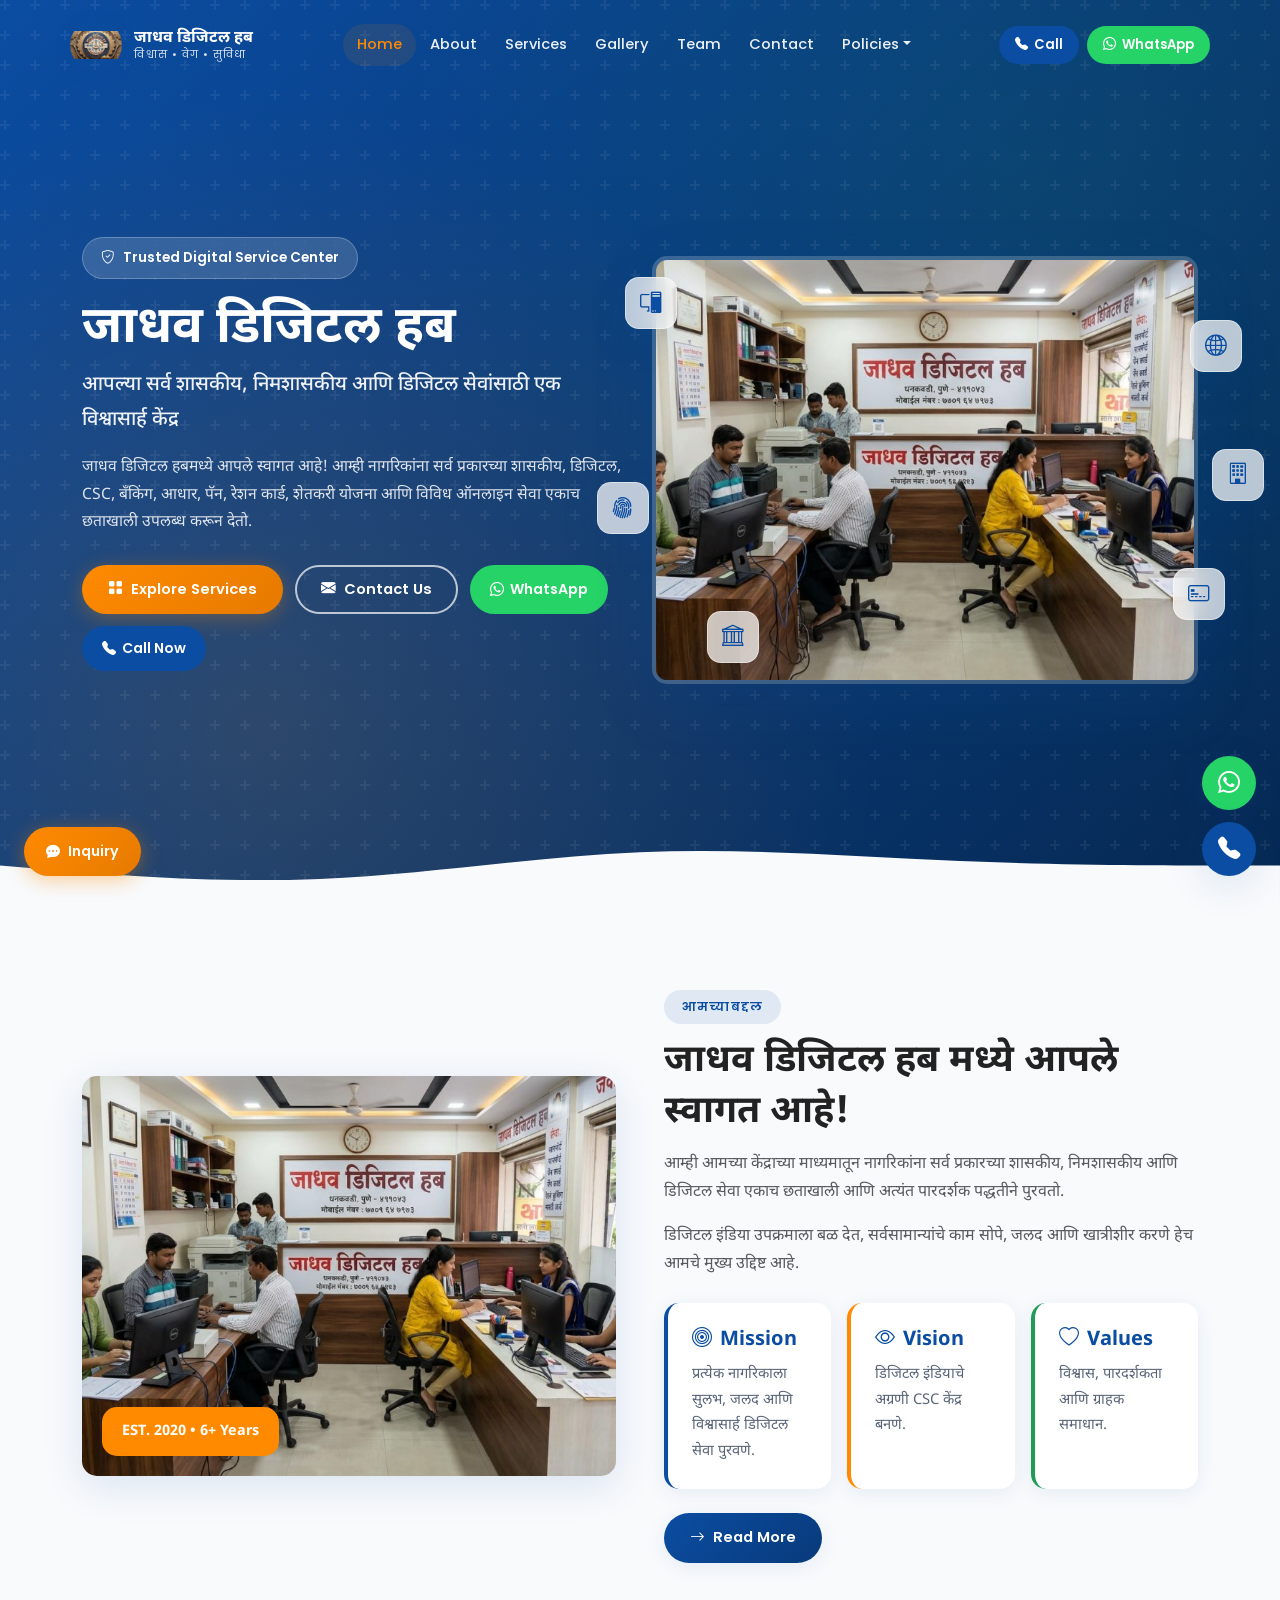
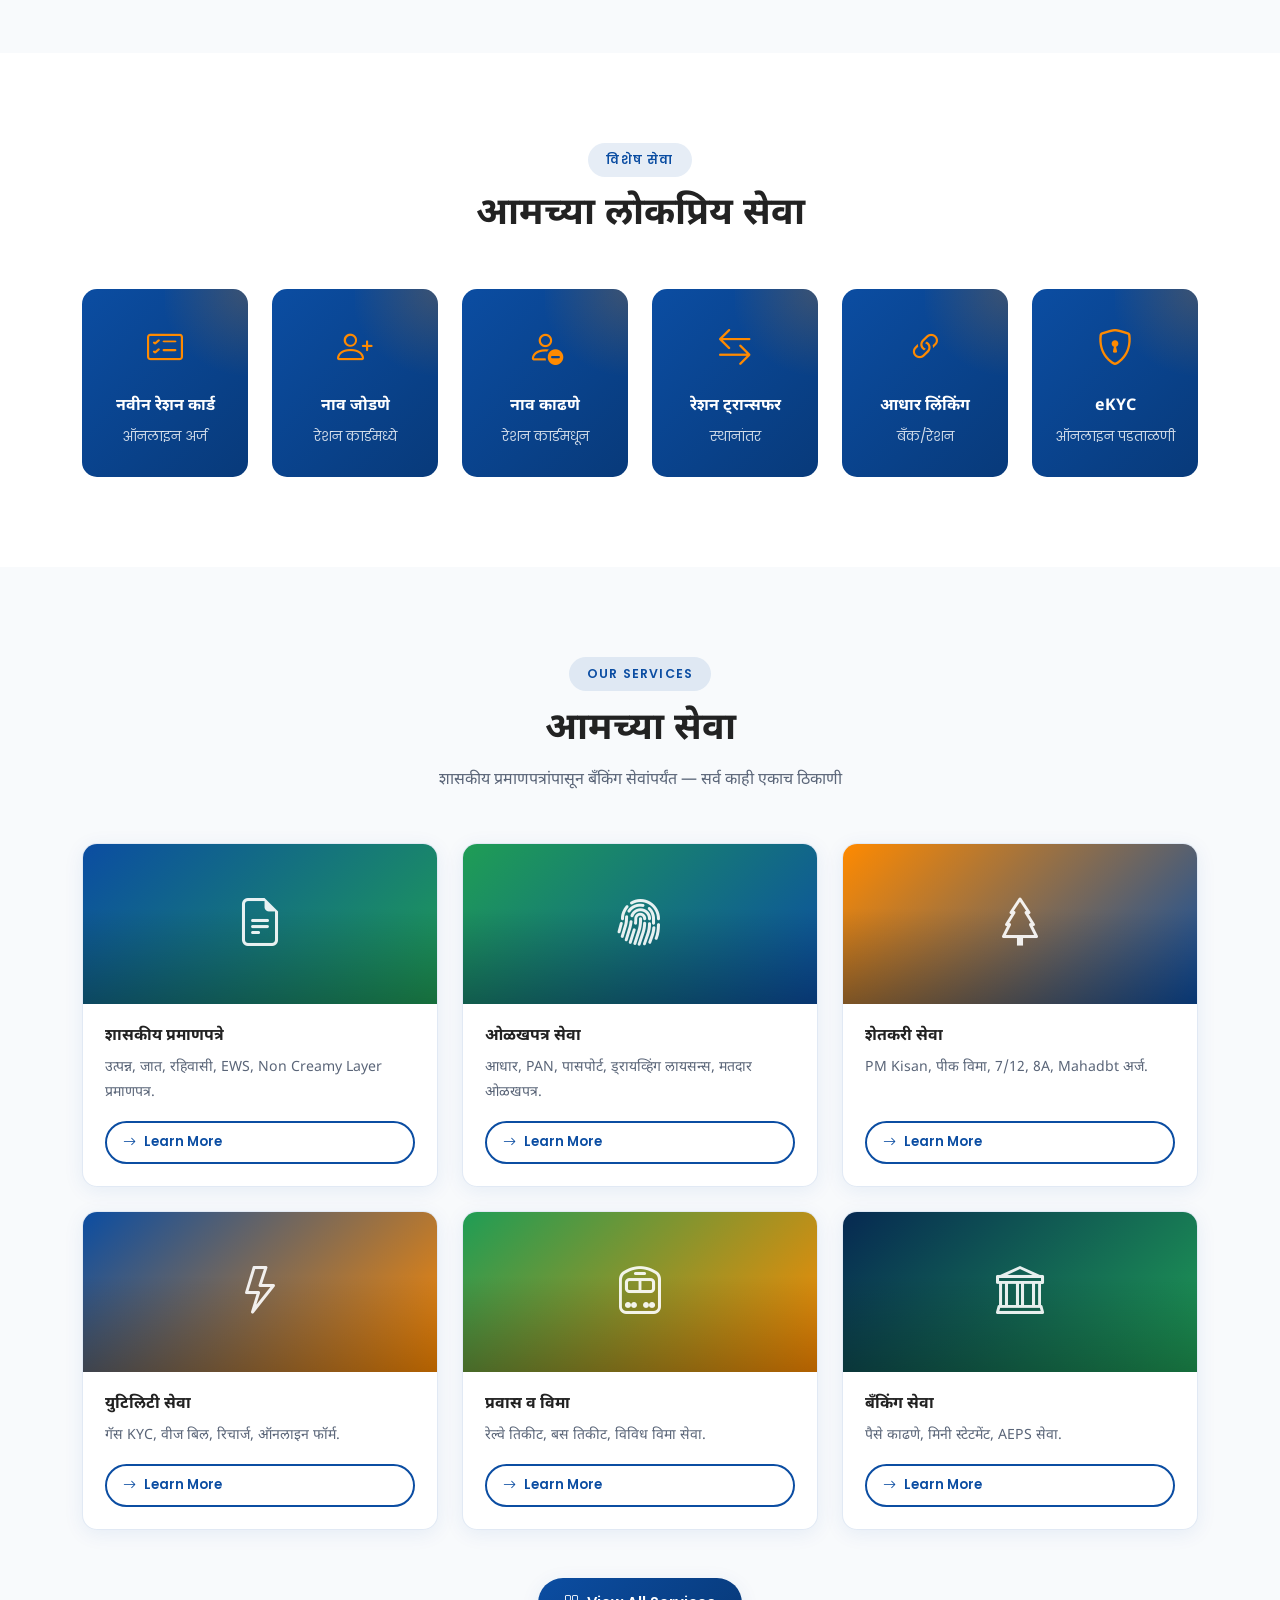
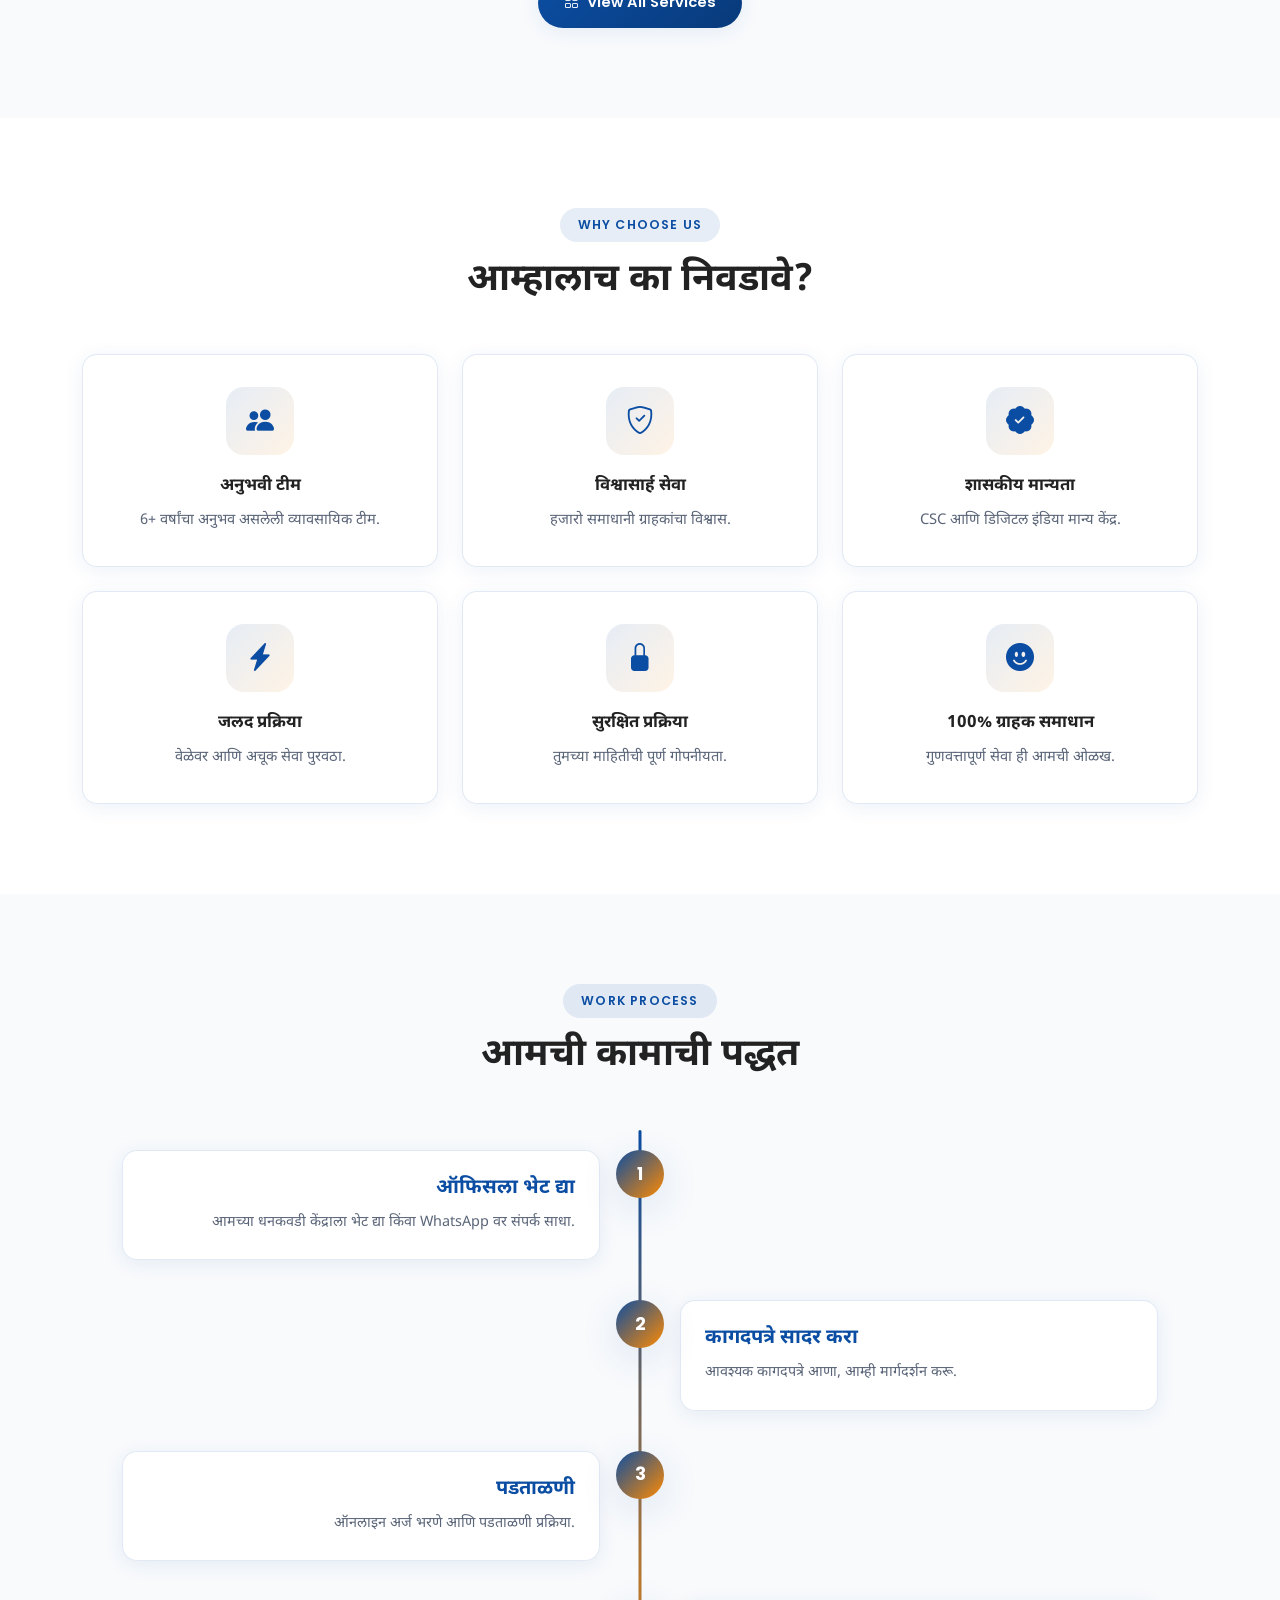
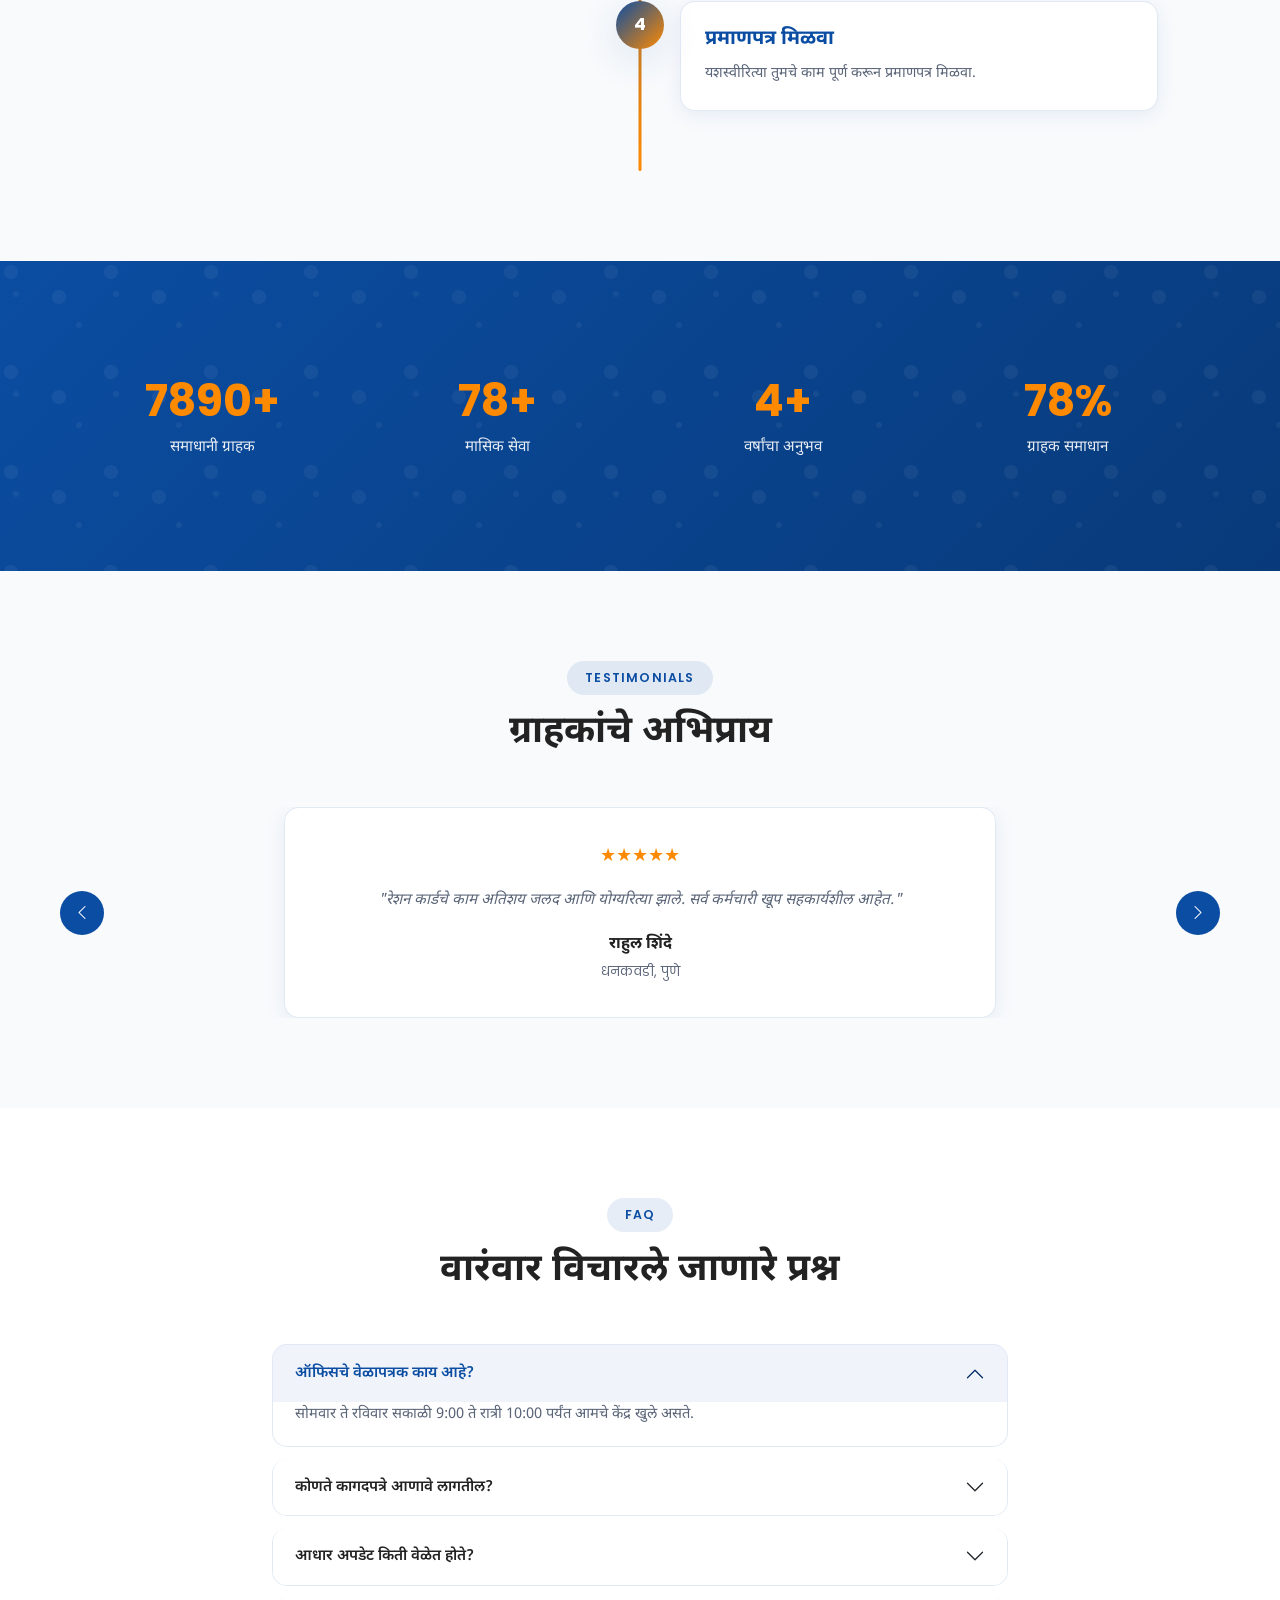
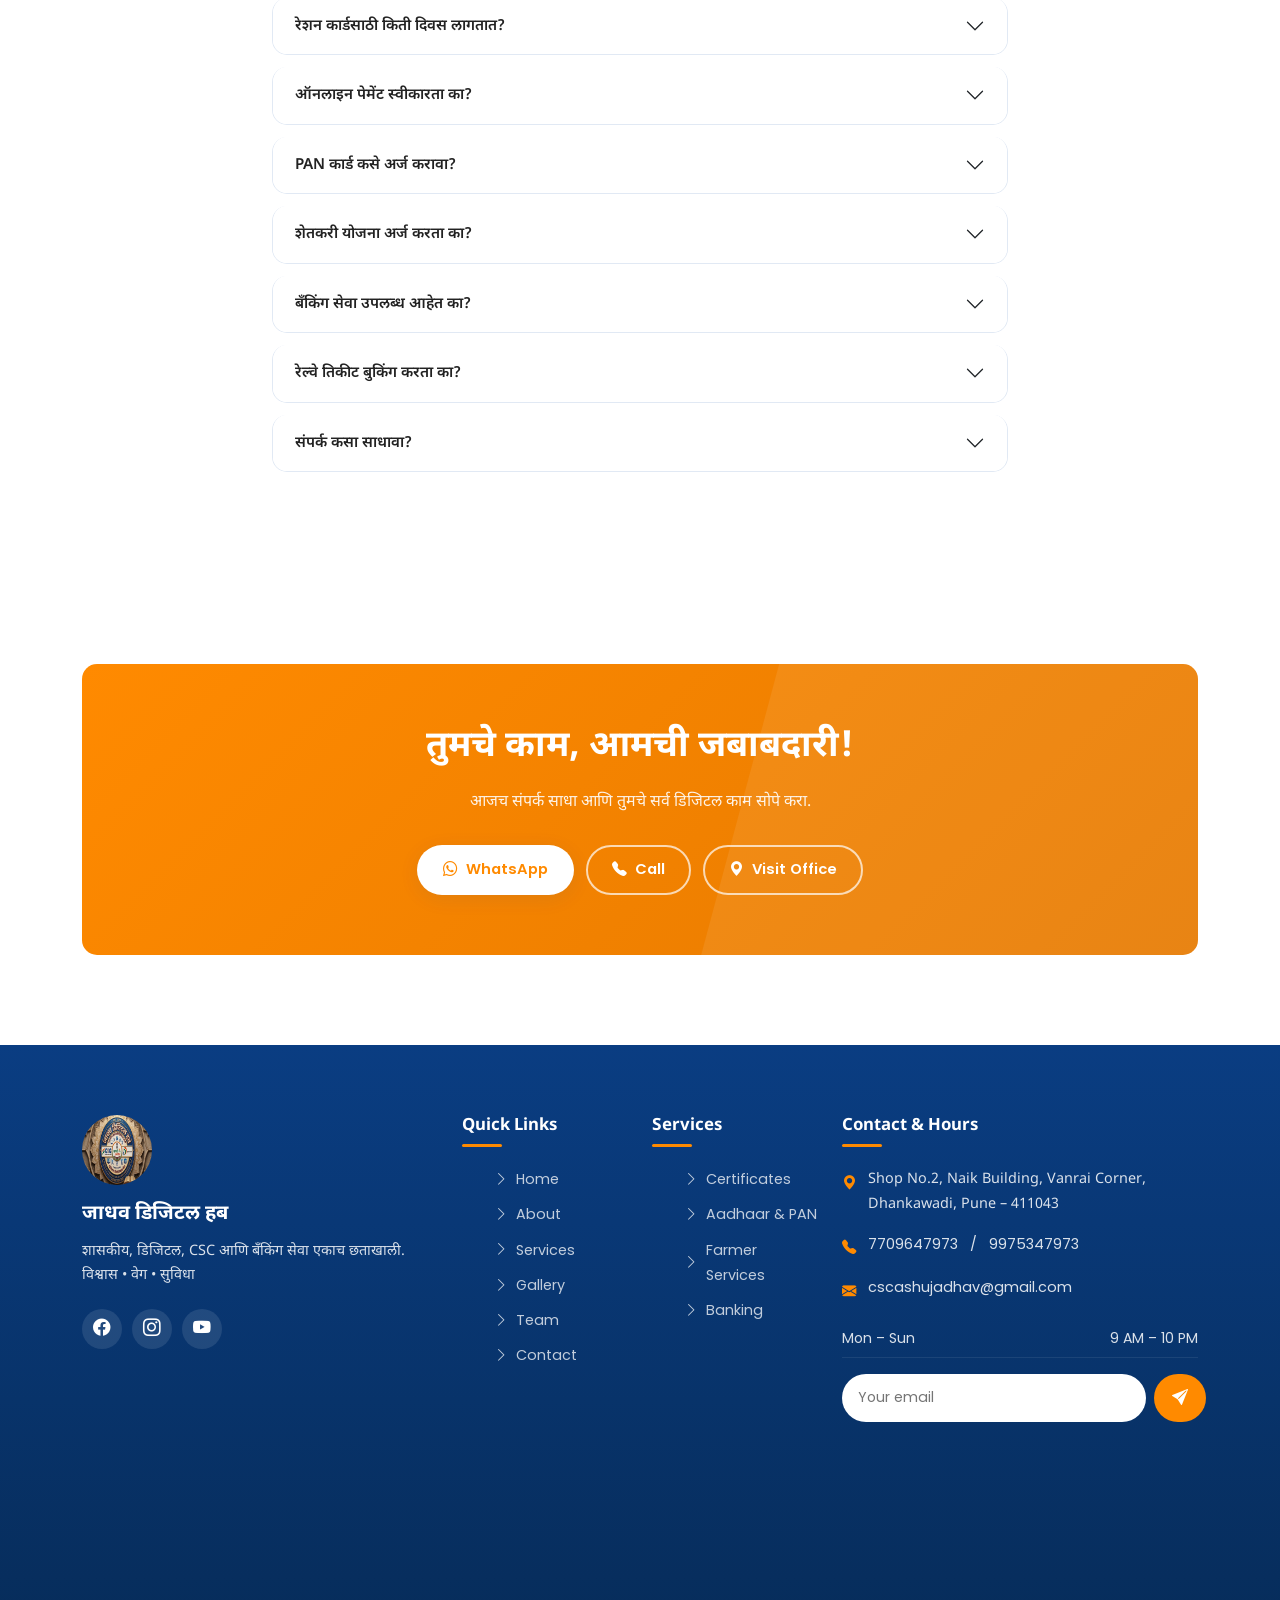
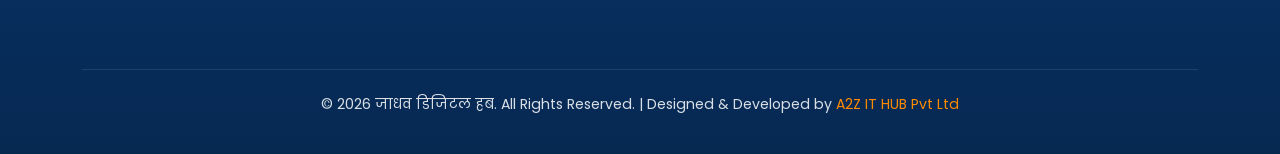
<file: index.html>
<!DOCTYPE html>
<html lang="mr">
<head>
  <meta charset="UTF-8">
  <meta name="viewport" content="width=device-width, initial-scale=1.0">
  <meta http-equiv="X-UA-Compatible" content="IE=edge">
  <title>जाधव डिजिटल हब | Trusted Digital Service Center in Pune</title>
  <meta name="description" content="जाधव डिजिटल हब - धनकवडी, पुणे येथे CSC केंद्र. आधार, PAN, रेशन कार्ड, शासकीय प्रमाणपत्र, बँकिंग आणि सर्व डिजिटल सेवा. कॉल: 7709647973">
  <meta name="keywords" content="Jadhav Digital Hub, CSC center Pune, Aadhaar center Dhankawadi, PAN card Pune, ration card, government services, digital services, आधार केंद्र पुणे">
  <meta name="author" content="Jadhav Digital Hub">
  <meta name="robots" content="index, follow">
  <link rel="canonical" href="https://www.jadhavdigitalhub.com/">
  <meta property="og:title" content="जाधव डिजिटल हब | विश्वास • वेग • सुविधा">
  <meta property="og:description" content="शासकीय, डिजिटल, CSC आणि बँकिंग सेवा एकाच छताखाली. धनकवडी, पुणे.">
  <meta property="og:type" content="website">
  <meta property="og:url" content="https://www.jadhavdigitalhub.com/">
  <meta property="og:image" content="https://www.jadhavdigitalhub.com/logo.png">
  <meta property="og:locale" content="mr_IN">
  <meta name="twitter:card" content="summary_large_image">
  <meta name="twitter:title" content="जाधव डिजिटल हब">
  <meta name="twitter:description" content="Trusted Digital Service Center in Dhankawadi, Pune">
  <link rel="icon" type="image/png" href="logo.png">
  <link rel="preconnect" href="https://fonts.googleapis.com">
  <link rel="preconnect" href="https://fonts.gstatic.com" crossorigin>
  <link href="https://fonts.googleapis.com/css2?family=Noto+Sans+Devanagari:wght@400;500;600;700&family=Poppins:wght@400;500;600;700&display=swap" rel="stylesheet">
  <link href="https://cdn.jsdelivr.net/npm/bootstrap@5.3.3/dist/css/bootstrap.min.css" rel="stylesheet">
  <link href="https://cdn.jsdelivr.net/npm/bootstrap-icons@1.11.3/font/bootstrap-icons.min.css" rel="stylesheet">
  <link href="https://unpkg.com/aos@2.3.1/dist/aos.css" rel="stylesheet">
  <link rel="stylesheet" href="style.css">
  <link rel="stylesheet" href="responsive.css">
  <script type="application/ld+json">
  {
    "@context": "https://schema.org",
    "@type": "LocalBusiness",
    "name": "जाधव डिजिटल हब (Jadhav Digital Hub)",
    "image": "https://www.jadhavdigitalhub.com/logo.png",
    "description": "Trusted Digital Service Center offering government, CSC, banking and online services in Pune.",
    "url": "https://www.jadhavdigitalhub.com",
    "telephone": "+917709647973",
    "email": "cscashujadhav@gmail.com",
    "address": {
      "@type": "PostalAddress",
      "streetAddress": "Shop No.2, Naik Building, Vanrai Corner, Opp. Sawant Jewellers, Dhankawadi",
      "addressLocality": "Pune",
      "postalCode": "411043",
      "addressRegion": "Maharashtra",
      "addressCountry": "IN"
    },
    "geo": { "@type": "GeoCoordinates", "latitude": 18.469, "longitude": 73.856 },
    "openingHoursSpecification": {
      "@type": "OpeningHoursSpecification",
      "dayOfWeek": ["Monday","Tuesday","Wednesday","Thursday","Friday","Saturday","Sunday"],
      "opens": "09:00",
      "closes": "22:00"
    },
    "priceRange": "₹",
    "sameAs": [
      "https://www.facebook.com/share/14jS45Fq2A6/",
      "https://www.instagram.com/jadhavdigitalhub",
      "https://youtube.com/@jadhavdigitalhub"
    ]
  }
  </script>
</head>
<body class="page-home">

  <div id="page-loader" aria-hidden="true">
    <div class="loader-spinner"></div>
    <p class="loader-text">जाधव डिजिटल हब लोड होत आहे...</p>
  </div>

  <header class="site-header">
    <nav class="navbar navbar-expand-lg container">
      <a class="navbar-brand" href="index.html" aria-label="जाधव डिजिटल हब">
        <img src="logo.png" alt="जाधव डिजिटल हब Logo" class="brand-logo" width="52" height="52" loading="eager">
        <span class="brand-text">
          <span class="brand-name font-devanagari">जाधव डिजिटल हब</span>
          <span class="brand-tagline">विश्वास • वेग • सुविधा</span>
        </span>
      </a>
      <div class="navbar-menu-wrap d-none d-lg-flex align-items-center">
        <ul class="navbar-nav flex-row">
          <li class="nav-item"><a class="nav-link active" href="index.html" data-page="index.html">Home</a></li>
          <li class="nav-item"><a class="nav-link" href="about.html" data-page="about.html">About</a></li>
          <li class="nav-item"><a class="nav-link" href="services.html" data-page="services.html">Services</a></li>
          <li class="nav-item"><a class="nav-link" href="gallery.html" data-page="gallery.html">Gallery</a></li>
          <li class="nav-item"><a class="nav-link" href="team.html" data-page="team.html">Team</a></li>
          <li class="nav-item"><a class="nav-link" href="contact.html" data-page="contact.html">Contact</a></li>
          <li class="nav-item dropdown">
            <a class="nav-link dropdown-toggle" href="#" role="button" data-bs-toggle="dropdown">Policies</a>
            <ul class="dropdown-menu">
              <li><a class="dropdown-item" href="privacy-policy.html">Privacy Policy</a></li>
              <li><a class="dropdown-item" href="terms-and-conditions.html">Terms &amp; Conditions</a></li>
              <li><a class="dropdown-item" href="refund-cancellation-policy.html">Refund &amp; Cancellation</a></li>
              <li><a class="dropdown-item" href="shipping-delivery-policy.html">Shipping &amp; Delivery</a></li>
              <li><a class="dropdown-item" href="cookie-policy.html">Cookie Policy</a></li>
            </ul>
          </li>
        </ul>
      </div>
      <div class="header-actions d-none d-lg-flex">
        <a href="tel:+917709647973" class="btn-call btn-sm-custom"><i class="bi bi-telephone-fill"></i> <span class="btn-text">Call</span></a>
        <a href="https://wa.me/917709647973" target="_blank" rel="noopener" class="btn-whatsapp btn-sm-custom"><i class="bi bi-whatsapp"></i> <span class="btn-text">WhatsApp</span></a>
      </div>
      <button class="navbar-toggler d-lg-none" type="button" data-bs-toggle="offcanvas" data-bs-target="#mobileMenu" aria-label="Menu"><i class="bi bi-list"></i></button>
    </nav>
  </header>

  <div class="offcanvas offcanvas-end" tabindex="-1" id="mobileMenu">
    <div class="offcanvas-header">
      <h5 class="offcanvas-title font-devanagari">जाधव डिजिटल हब</h5>
      <button type="button" class="btn-close" data-bs-dismiss="offcanvas" aria-label="Close"></button>
    </div>
    <div class="offcanvas-body">
      <nav class="nav flex-column">
        <a class="nav-link active" href="index.html" data-page="index.html">Home</a>
        <a class="nav-link" href="about.html" data-page="about.html">About</a>
        <a class="nav-link" href="services.html" data-page="services.html">Services</a>
        <a class="nav-link" href="gallery.html" data-page="gallery.html">Gallery</a>
        <a class="nav-link" href="team.html" data-page="team.html">Team</a>
        <a class="nav-link" href="contact.html" data-page="contact.html">Contact</a>
        <a class="nav-link" href="privacy-policy.html">Privacy Policy</a>
        <a class="nav-link" href="terms-and-conditions.html">Terms &amp; Conditions</a>
      </nav>
      <div class="mt-4 d-flex gap-2">
        <a href="tel:+917709647973" class="btn-call flex-fill justify-content-center"><i class="bi bi-telephone-fill"></i> Call</a>
        <a href="https://wa.me/917709647973" class="btn-whatsapp flex-fill justify-content-center" target="_blank" rel="noopener"><i class="bi bi-whatsapp"></i> WhatsApp</a>
      </div>
    </div>
  </div>

  <main>
    <!-- Hero -->
    <section class="hero-section" id="home">
      <div class="hero-bg"></div>
      <div class="hero-pattern"></div>
      <div class="container position-relative">
        <div class="row align-items-center g-4">
          <div class="col-lg-6" data-aos="fade-right">
            <div class="hero-content">
              <div class="hero-badge"><i class="bi bi-shield-check"></i> Trusted Digital Service Center</div>
              <h1 class="hero-title font-devanagari">जाधव डिजिटल हब</h1>
              <p class="hero-subtitle font-devanagari">आपल्या सर्व शासकीय, निमशासकीय आणि डिजिटल सेवांसाठी एक विश्वासार्ह केंद्र</p>
              <p class="hero-text font-devanagari">जाधव डिजिटल हबमध्ये आपले स्वागत आहे! आम्ही नागरिकांना सर्व प्रकारच्या शासकीय, डिजिटल, CSC, बँकिंग, आधार, पॅन, रेशन कार्ड, शेतकरी योजना आणि विविध ऑनलाइन सेवा एकाच छताखाली उपलब्ध करून देतो.</p>
              <div class="hero-buttons">
                <a href="services.html" class="btn-secondary-custom"><i class="bi bi-grid-fill"></i> Explore Services</a>
                <a href="contact.html" class="btn-outline-custom"><i class="bi bi-envelope-fill"></i> Contact Us</a>
                <a href="https://wa.me/917709647973" target="_blank" rel="noopener" class="btn-whatsapp"><i class="bi bi-whatsapp"></i> WhatsApp</a>
                <a href="tel:+917709647973" class="btn-call"><i class="bi bi-telephone-fill"></i> Call Now</a>
              </div>
            </div>
          </div>
          <div class="col-lg-6" data-aos="fade-left">
            <div class="hero-image-wrap">
              <div class="hero-image-card">
                <img src="office.jpg" alt="जाधव डिजिटल हब Office - Dhankawadi Pune" width="600" height="420" loading="eager">
              </div>
              <div class="hero-float-icons">
                <div class="float-icon" title="CSC"><i class="bi bi-pc-display"></i></div>
                <div class="float-icon" title="Digital India"><i class="bi bi-globe2"></i></div>
                <div class="float-icon" title="Aadhaar"><i class="bi bi-fingerprint"></i></div>
                <div class="float-icon" title="PAN"><i class="bi bi-credit-card-2-front"></i></div>
                <div class="float-icon" title="Government"><i class="bi bi-building"></i></div>
                <div class="float-icon" title="Bank"><i class="bi bi-bank"></i></div>
              </div>
            </div>
          </div>
        </div>
      </div>
      <div class="hero-wave">
        <svg viewBox="0 0 1440 80" fill="none" xmlns="http://www.w3.org/2000/svg"><path d="M0 40L60 45C120 50 240 60 360 55C480 50 600 30 720 25C840 20 960 30 1080 35C1200 40 1320 40 1380 40L1440 40V80H1380C1320 80 1200 80 1080 80C960 80 840 80 720 80C600 80 480 80 360 80C240 80 120 80 60 80H0V40Z" fill="#F8FAFC"/></svg>
      </div>
    </section>

    <!-- About Preview -->
    <section class="section-padding bg-light-custom" id="about-preview">
      <div class="container">
        <div class="row align-items-center g-5">
          <div class="col-lg-6" data-aos="fade-right">
            <div class="about-preview-img">
              <img src="about.jpg" alt="About Jadhav Digital Hub" width="600" height="400" loading="lazy">
              <div class="about-badge font-devanagari">EST. 2020 • 6+ Years</div>
            </div>
          </div>
          <div class="col-lg-6" data-aos="fade-left">
            <span class="section-badge">आमच्याबद्दल</span>
            <h2 class="section-title text-start font-devanagari">जाधव डिजिटल हब मध्ये आपले स्वागत आहे!</h2>
            <p class="font-devanagari text-muted mb-3">आम्ही आमच्या केंद्राच्या माध्यमातून नागरिकांना सर्व प्रकारच्या शासकीय, निमशासकीय आणि डिजिटल सेवा एकाच छताखाली आणि अत्यंत पारदर्शक पद्धतीने पुरवतो.</p>
            <p class="font-devanagari text-muted mb-4">डिजिटल इंडिया उपक्रमाला बळ देत, सर्वसामान्यांचे काम सोपे, जलद आणि खात्रीशीर करणे हेच आमचे मुख्य उद्दिष्ट आहे.</p>
            <div class="row g-3 mb-4">
              <div class="col-md-4"><div class="mvv-card"><h5 class="font-devanagari"><i class="bi bi-bullseye"></i> Mission</h5><p class="font-devanagari">प्रत्येक नागरिकाला सुलभ, जलद आणि विश्वासार्ह डिजिटल सेवा पुरवणे.</p></div></div>
              <div class="col-md-4"><div class="mvv-card accent"><h5 class="font-devanagari"><i class="bi bi-eye"></i> Vision</h5><p class="font-devanagari">डिजिटल इंडियाचे अग्रणी CSC केंद्र बनणे.</p></div></div>
              <div class="col-md-4"><div class="mvv-card green"><h5 class="font-devanagari"><i class="bi bi-heart"></i> Values</h5><p class="font-devanagari">विश्वास, पारदर्शकता आणि ग्राहक समाधान.</p></div></div>
            </div>
            <a href="about.html" class="btn-primary-custom"><i class="bi bi-arrow-right"></i> Read More</a>
          </div>
        </div>
      </div>
    </section>

    <!-- Special Services -->
    <section class="section-padding" id="special-services">
      <div class="container">
        <div class="section-header" data-aos="fade-up">
          <span class="section-badge">विशेष सेवा</span>
          <h2 class="section-title font-devanagari">आमच्या लोकप्रिय सेवा</h2>
        </div>
        <div class="row g-4">
          <div class="col-6 col-md-4 col-lg-2" data-aos="fade-up" data-aos-delay="0"><div class="special-card"><div class="icon"><i class="bi bi-card-checklist"></i></div><h5 class="font-devanagari">नवीन रेशन कार्ड</h5><p>ऑनलाइन अर्ज</p></div></div>
          <div class="col-6 col-md-4 col-lg-2" data-aos="fade-up" data-aos-delay="50"><div class="special-card"><div class="icon"><i class="bi bi-person-plus"></i></div><h5 class="font-devanagari">नाव जोडणे</h5><p>रेशन कार्डमध्ये</p></div></div>
          <div class="col-6 col-md-4 col-lg-2" data-aos="fade-up" data-aos-delay="100"><div class="special-card"><div class="icon"><i class="bi bi-person-dash"></i></div><h5 class="font-devanagari">नाव काढणे</h5><p>रेशन कार्डमधून</p></div></div>
          <div class="col-6 col-md-4 col-lg-2" data-aos="fade-up" data-aos-delay="150"><div class="special-card"><div class="icon"><i class="bi bi-arrow-left-right"></i></div><h5 class="font-devanagari">रेशन ट्रान्सफर</h5><p>स्थानांतर</p></div></div>
          <div class="col-6 col-md-4 col-lg-2" data-aos="fade-up" data-aos-delay="200"><div class="special-card"><div class="icon"><i class="bi bi-link-45deg"></i></div><h5 class="font-devanagari">आधार लिंकिंग</h5><p>बँक/रेशन</p></div></div>
          <div class="col-6 col-md-4 col-lg-2" data-aos="fade-up" data-aos-delay="250"><div class="special-card"><div class="icon"><i class="bi bi-shield-lock"></i></div><h5 class="font-devanagari">eKYC</h5><p>ऑनलाइन पडताळणी</p></div></div>
        </div>
      </div>
    </section>

    <!-- Services Preview -->
    <section class="section-padding bg-light-custom" id="services">
      <div class="container">
        <div class="section-header" data-aos="fade-up">
          <span class="section-badge">Our Services</span>
          <h2 class="section-title font-devanagari">आमच्या सेवा</h2>
          <p class="section-subtitle font-devanagari">शासकीय प्रमाणपत्रांपासून बँकिंग सेवांपर्यंत — सर्व काही एकाच ठिकाणी</p>
        </div>
        <div class="row g-4">
          <div class="col-sm-6 col-lg-4" data-aos="fade-up"><div class="service-card"><div class="service-card-img"><i class="bi bi-file-earmark-text service-icon"></i></div><div class="service-card-body"><h5 class="font-devanagari">शासकीय प्रमाणपत्रे</h5><p class="font-devanagari">उत्पन्न, जात, रहिवासी, EWS, Non Creamy Layer प्रमाणपत्र.</p><a href="services.html#government" class="btn-outline-primary-custom btn-sm-custom mt-auto"><i class="bi bi-arrow-right"></i> Learn More</a></div></div></div>
          <div class="col-sm-6 col-lg-4" data-aos="fade-up" data-aos-delay="100"><div class="service-card"><div class="service-card-img" style="background:linear-gradient(135deg,#1F9D55,#0B4DA2)"><i class="bi bi-fingerprint service-icon"></i></div><div class="service-card-body"><h5 class="font-devanagari">ओळखपत्र सेवा</h5><p class="font-devanagari">आधार, PAN, पासपोर्ट, ड्रायव्हिंग लायसन्स, मतदार ओळखपत्र.</p><a href="services.html#identity" class="btn-outline-primary-custom btn-sm-custom"><i class="bi bi-arrow-right"></i> Learn More</a></div></div></div>
          <div class="col-sm-6 col-lg-4" data-aos="fade-up" data-aos-delay="200"><div class="service-card"><div class="service-card-img" style="background:linear-gradient(135deg,#FF8A00,#0B4DA2)"><i class="bi bi-tree service-icon"></i></div><div class="service-card-body"><h5 class="font-devanagari">शेतकरी सेवा</h5><p class="font-devanagari">PM Kisan, पीक विमा, 7/12, 8A, Mahadbt अर्ज.</p><a href="services.html#farmer" class="btn-outline-primary-custom btn-sm-custom"><i class="bi bi-arrow-right"></i> Learn More</a></div></div></div>
          <div class="col-sm-6 col-lg-4" data-aos="fade-up"><div class="service-card"><div class="service-card-img" style="background:linear-gradient(135deg,#0B4DA2,#FF8A00)"><i class="bi bi-lightning service-icon"></i></div><div class="service-card-body"><h5 class="font-devanagari">युटिलिटी सेवा</h5><p class="font-devanagari">गॅस KYC, वीज बिल, रिचार्ज, ऑनलाइन फॉर्म.</p><a href="services.html#utility" class="btn-outline-primary-custom btn-sm-custom"><i class="bi bi-arrow-right"></i> Learn More</a></div></div></div>
          <div class="col-sm-6 col-lg-4" data-aos="fade-up" data-aos-delay="100"><div class="service-card"><div class="service-card-img" style="background:linear-gradient(135deg,#1F9D55,#FF8A00)"><i class="bi bi-train-front service-icon"></i></div><div class="service-card-body"><h5 class="font-devanagari">प्रवास व विमा</h5><p class="font-devanagari">रेल्वे तिकीट, बस तिकीट, विविध विमा सेवा.</p><a href="services.html#travel" class="btn-outline-primary-custom btn-sm-custom"><i class="bi bi-arrow-right"></i> Learn More</a></div></div></div>
          <div class="col-sm-6 col-lg-4" data-aos="fade-up" data-aos-delay="200"><div class="service-card"><div class="service-card-img" style="background:linear-gradient(135deg,#062952,#1F9D55)"><i class="bi bi-bank service-icon"></i></div><div class="service-card-body"><h5 class="font-devanagari">बँकिंग सेवा</h5><p class="font-devanagari">पैसे काढणे, मिनी स्टेटमेंट, AEPS सेवा.</p><a href="services.html#banking" class="btn-outline-primary-custom btn-sm-custom"><i class="bi bi-arrow-right"></i> Learn More</a></div></div></div>
        </div>
        <div class="text-center mt-5" data-aos="fade-up"><a href="services.html" class="btn-primary-custom"><i class="bi bi-grid"></i> View All Services</a></div>
      </div>
    </section>

    <!-- Why Choose Us -->
    <section class="section-padding" id="why-us">
      <div class="container">
        <div class="section-header" data-aos="fade-up">
          <span class="section-badge">Why Choose Us</span>
          <h2 class="section-title font-devanagari">आम्हालाच का निवडावे?</h2>
        </div>
        <div class="row g-4">
          <div class="col-sm-6 col-lg-4" data-aos="fade-up"><div class="feature-card"><div class="feature-icon"><i class="bi bi-people-fill"></i></div><h5 class="font-devanagari">अनुभवी टीम</h5><p class="font-devanagari">6+ वर्षांचा अनुभव असलेली व्यावसायिक टीम.</p></div></div>
          <div class="col-sm-6 col-lg-4" data-aos="fade-up" data-aos-delay="100"><div class="feature-card"><div class="feature-icon"><i class="bi bi-shield-check"></i></div><h5 class="font-devanagari">विश्वासार्ह सेवा</h5><p class="font-devanagari">हजारो समाधानी ग्राहकांचा विश्वास.</p></div></div>
          <div class="col-sm-6 col-lg-4" data-aos="fade-up" data-aos-delay="200"><div class="feature-card"><div class="feature-icon"><i class="bi bi-patch-check-fill"></i></div><h5 class="font-devanagari">शासकीय मान्यता</h5><p class="font-devanagari">CSC आणि डिजिटल इंडिया मान्य केंद्र.</p></div></div>
          <div class="col-sm-6 col-lg-4" data-aos="fade-up"><div class="feature-card"><div class="feature-icon"><i class="bi bi-lightning-charge-fill"></i></div><h5 class="font-devanagari">जलद प्रक्रिया</h5><p class="font-devanagari">वेळेवर आणि अचूक सेवा पुरवठा.</p></div></div>
          <div class="col-sm-6 col-lg-4" data-aos="fade-up" data-aos-delay="100"><div class="feature-card"><div class="feature-icon"><i class="bi bi-lock-fill"></i></div><h5 class="font-devanagari">सुरक्षित प्रक्रिया</h5><p class="font-devanagari">तुमच्या माहितीची पूर्ण गोपनीयता.</p></div></div>
          <div class="col-sm-6 col-lg-4" data-aos="fade-up" data-aos-delay="200"><div class="feature-card"><div class="feature-icon"><i class="bi bi-emoji-smile-fill"></i></div><h5 class="font-devanagari">100% ग्राहक समाधान</h5><p class="font-devanagari">गुणवत्तापूर्ण सेवा ही आमची ओळख.</p></div></div>
        </div>
      </div>
    </section>

    <!-- Work Process -->
    <section class="section-padding bg-light-custom" id="process">
      <div class="container">
        <div class="section-header" data-aos="fade-up">
          <span class="section-badge">Work Process</span>
          <h2 class="section-title font-devanagari">आमची कामाची पद्धत</h2>
        </div>
        <div class="timeline">
          <div class="timeline-item" data-aos="fade-right"><div class="timeline-dot">1</div><div class="timeline-content"><h5 class="font-devanagari">ऑफिसला भेट द्या</h5><p class="font-devanagari">आमच्या धनकवडी केंद्राला भेट द्या किंवा WhatsApp वर संपर्क साधा.</p></div></div>
          <div class="timeline-item" data-aos="fade-left"><div class="timeline-dot">2</div><div class="timeline-content"><h5 class="font-devanagari">कागदपत्रे सादर करा</h5><p class="font-devanagari">आवश्यक कागदपत्रे आणा, आम्ही मार्गदर्शन करू.</p></div></div>
          <div class="timeline-item" data-aos="fade-right"><div class="timeline-dot">3</div><div class="timeline-content"><h5 class="font-devanagari">पडताळणी</h5><p class="font-devanagari">ऑनलाइन अर्ज भरणे आणि पडताळणी प्रक्रिया.</p></div></div>
          <div class="timeline-item" data-aos="fade-left"><div class="timeline-dot">4</div><div class="timeline-content"><h5 class="font-devanagari">प्रमाणपत्र मिळवा</h5><p class="font-devanagari">यशस्वीरित्या तुमचे काम पूर्ण करून प्रमाणपत्र मिळवा.</p></div></div>
        </div>
      </div>
    </section>

    <!-- Statistics -->
    <section class="section-padding stats-section">
      <div class="container">
        <div class="row g-4">
          <div class="col-6 col-lg-3" data-aos="fade-up"><div class="stat-item"><h3 data-counter="10000" data-suffix="+">0+</h3><p class="font-devanagari">समाधानी ग्राहक</p></div></div>
          <div class="col-6 col-lg-3" data-aos="fade-up" data-aos-delay="100"><div class="stat-item"><h3 data-counter="100" data-suffix="+">0+</h3><p class="font-devanagari">मासिक सेवा</p></div></div>
          <div class="col-6 col-lg-3" data-aos="fade-up" data-aos-delay="200"><div class="stat-item"><h3 data-counter="6" data-suffix="+">0+</h3><p class="font-devanagari">वर्षांचा अनुभव</p></div></div>
          <div class="col-6 col-lg-3" data-aos="fade-up" data-aos-delay="300"><div class="stat-item"><h3 data-counter="99" data-suffix="%">0%</h3><p class="font-devanagari">ग्राहक समाधान</p></div></div>
        </div>
      </div>
    </section>

    <!-- Testimonials -->
    <section class="section-padding bg-light-custom" id="testimonials">
      <div class="container">
        <div class="section-header" data-aos="fade-up">
          <span class="section-badge">Testimonials</span>
          <h2 class="section-title font-devanagari">ग्राहकांचे अभिप्राय</h2>
        </div>
        <div id="testimonialCarousel" class="carousel slide" data-bs-ride="carousel" data-aos="fade-up">
          <div class="carousel-inner">
            <div class="carousel-item active"><div class="row justify-content-center"><div class="col-lg-8"><div class="testimonial-card"><div class="testimonial-stars">★★★★★</div><p class="testimonial-text">"रेशन कार्डचे काम अतिशय जलद आणि योग्यरित्या झाले. सर्व कर्मचारी खूप सहकार्यशील आहेत."</p><div class="testimonial-author"><h6 class="font-devanagari">राहुल शिंदे</h6><span>धनकवडी, पुणे</span></div></div></div></div></div>
            <div class="carousel-item"><div class="row justify-content-center"><div class="col-lg-8"><div class="testimonial-card"><div class="testimonial-stars">★★★★★</div><p class="testimonial-text">"आधार अपडेट आणि बँक लिंकिंग एकाच दिवशी पूर्ण झाले. खूप छान सेवा!"</p><div class="testimonial-author"><h6 class="font-devanagari">प्रिया देशमुख</h6><span>कात्रज, पुणे</span></div></div></div></div></div>
            <div class="carousel-item"><div class="row justify-content-center"><div class="col-lg-8"><div class="testimonial-card"><div class="testimonial-stars">★★★★★</div><p class="testimonial-text">"PAN कार्ड अर्ज योग्य मार्गदर्शनासह पूर्ण झाला. खर्चही योग्य होता."</p><div class="testimonial-author"><h6 class="font-devanagari">अमोल पाटील</h6><span>बिबवेवाडी, पुणे</span></div></div></div></div></div>
            <div class="carousel-item"><div class="row justify-content-center"><div class="col-lg-8"><div class="testimonial-card"><div class="testimonial-stars">★★★★★</div><p class="testimonial-text">"शेतकरी योजनेचा अर्ज Mahadbt वर यशस्वीरित्या भरला. धन्यवाद!"</p><div class="testimonial-author"><h6 class="font-devanagari">सुनील जाधव</h6><span>सासवड, पुणे</span></div></div></div></div></div>
            <div class="carousel-item"><div class="row justify-content-center"><div class="col-lg-8"><div class="testimonial-card"><div class="testimonial-stars">★★★★★</div><p class="testimonial-text">"रेल्वे तिकीट बुकिंग आणि बँकिंग सेवा एकाच ठिकाणी मिळाल्या. खूप सोयीस्कर!"</p><div class="testimonial-author"><h6 class="font-devanagari">नेहा कुलकर्णी</h6><span>धनकवडी, पुणे</span></div></div></div></div></div>
            <div class="carousel-item"><div class="row justify-content-center"><div class="col-lg-8"><div class="testimonial-card"><div class="testimonial-stars">★★★★★</div><p class="testimonial-text">"उत्पन्न प्रमाणपत्र २ दिवसात मिळाले. व्यावसायिक आणि विश्वासार्ह सेवा."</p><div class="testimonial-author"><h6 class="font-devanagari">विकास मोरे</h6><span>पुणे</span></div></div></div></div></div>
          </div>
          <button class="carousel-control-prev" type="button" data-bs-target="#testimonialCarousel" data-bs-slide="prev"><i class="bi bi-chevron-left text-white"></i></button>
          <button class="carousel-control-next" type="button" data-bs-target="#testimonialCarousel" data-bs-slide="next"><i class="bi bi-chevron-right text-white"></i></button>
        </div>
      </div>
    </section>

    <!-- FAQ -->
    <section class="section-padding" id="faq">
      <div class="container">
        <div class="section-header" data-aos="fade-up">
          <span class="section-badge">FAQ</span>
          <h2 class="section-title font-devanagari">वारंवार विचारले जाणारे प्रश्न</h2>
        </div>
        <div class="row justify-content-center"><div class="col-lg-8" data-aos="fade-up">
          <div class="accordion" id="faqAccordion">
            <div class="accordion-item"><h3 class="accordion-header"><button class="accordion-button" type="button" data-bs-toggle="collapse" data-bs-target="#faq1">ऑफिसचे वेळापत्रक काय आहे?</button></h3><div id="faq1" class="accordion-collapse collapse show" data-bs-parent="#faqAccordion"><div class="accordion-body font-devanagari">सोमवार ते रविवार सकाळी 9:00 ते रात्री 10:00 पर्यंत आमचे केंद्र खुले असते.</div></div></div>
            <div class="accordion-item"><h3 class="accordion-header"><button class="accordion-button collapsed" type="button" data-bs-toggle="collapse" data-bs-target="#faq2">कोणते कागदपत्रे आणावे लागतील?</button></h3><div id="faq2" class="accordion-collapse collapse" data-bs-parent="#faqAccordion"><div class="accordion-body font-devanagari">सेवेनुसार कागदपत्रे बदलतात. कृपया कॉल किंवा WhatsApp वर संपर्क साधून यादी मिळवा.</div></div></div>
            <div class="accordion-item"><h3 class="accordion-header"><button class="accordion-button collapsed" type="button" data-bs-toggle="collapse" data-bs-target="#faq3">आधार अपडेट किती वेळेत होते?</button></h3><div id="faq3" class="accordion-collapse collapse" data-bs-parent="#faqAccordion"><div class="accordion-body font-devanagari">बहुतेक आधार सेवा त्याच दिवशी पूर्ण होतात, अर्जाच्या प्रकारावर अवलंबून.</div></div></div>
            <div class="accordion-item"><h3 class="accordion-header"><button class="accordion-button collapsed" type="button" data-bs-toggle="collapse" data-bs-target="#faq4">रेशन कार्डसाठी किती दिवस लागतात?</button></h3><div id="faq4" class="accordion-collapse collapse" data-bs-parent="#faqAccordion"><div class="accordion-body font-devanagari">नवीन, नाव जोडणे/काढणे सेवा साधारण 7-15 दिवसांत पूर्ण होतात.</div></div></div>
            <div class="accordion-item"><h3 class="accordion-header"><button class="accordion-button collapsed" type="button" data-bs-toggle="collapse" data-bs-target="#faq5">ऑनलाइन पेमेंट स्वीकारता का?</button></h3><div id="faq5" class="accordion-collapse collapse" data-bs-parent="#faqAccordion"><div class="accordion-body font-devanagari">होय, UPI, कार्ड आणि रोख पेमेंट स्वीकारले जातात.</div></div></div>
            <div class="accordion-item"><h3 class="accordion-header"><button class="accordion-button collapsed" type="button" data-bs-toggle="collapse" data-bs-target="#faq6">PAN कार्ड कसे अर्ज करावा?</button></h3><div id="faq6" class="accordion-collapse collapse" data-bs-parent="#faqAccordion"><div class="accordion-body font-devanagari">आधार, फोटो आणि स्वाक्षरीसह ऑफिसला या, आम्ही ऑनलाइन अर्ज भरू.</div></div></div>
            <div class="accordion-item"><h3 class="accordion-header"><button class="accordion-button collapsed" type="button" data-bs-toggle="collapse" data-bs-target="#faq7">शेतकरी योजना अर्ज करता का?</button></h3><div id="faq7" class="accordion-collapse collapse" data-bs-parent="#faqAccordion"><div class="accordion-body font-devanagari">होय, PM Kisan, Mahadbt, 7/12, 8A आणि इतर शेतकरी सेवा उपलब्ध आहेत.</div></div></div>
            <div class="accordion-item"><h3 class="accordion-header"><button class="accordion-button collapsed" type="button" data-bs-toggle="collapse" data-bs-target="#faq8">बँकिंग सेवा उपलब्ध आहेत का?</button></h3><div id="faq8" class="accordion-collapse collapse" data-bs-parent="#faqAccordion"><div class="accordion-body font-devanagari">होय, AEPS द्वारे पैसे काढणे, जमा आणि मिनी स्टेटमेंट उपलब्ध.</div></div></div>
            <div class="accordion-item"><h3 class="accordion-header"><button class="accordion-button collapsed" type="button" data-bs-toggle="collapse" data-bs-target="#faq9">रेल्वे तिकीट बुकिंग करता का?</button></h3><div id="faq9" class="accordion-collapse collapse" data-bs-parent="#faqAccordion"><div class="accordion-body font-devanagari">होय, IRCTC अधिकृत केंद्र म्हणून रेल्वे तिकीट बुकिंग सेवा उपलब्ध.</div></div></div>
            <div class="accordion-item"><h3 class="accordion-header"><button class="accordion-button collapsed" type="button" data-bs-toggle="collapse" data-bs-target="#faq10">संपर्क कसा साधावा?</button></h3><div id="faq10" class="accordion-collapse collapse" data-bs-parent="#faqAccordion"><div class="accordion-body font-devanagari">कॉल: 7709647973 / 9975347973 | WhatsApp: 7709647973 | Email: cscashujadhav@gmail.com</div></div></div>
          </div>
        </div></div>
      </div>
    </section>

    <!-- CTA -->
    <section class="section-padding">
      <div class="container">
        <div class="cta-section" data-aos="zoom-in">
          <h2 class="font-devanagari">तुमचे काम, आमची जबाबदारी!</h2>
          <p class="font-devanagari">आजच संपर्क साधा आणि तुमचे सर्व डिजिटल काम सोपे करा.</p>
          <div class="cta-buttons">
            <a href="https://wa.me/917709647973" target="_blank" rel="noopener" class="btn-primary-custom"><i class="bi bi-whatsapp"></i> WhatsApp</a>
            <a href="tel:+917709647973" class="btn-outline-custom"><i class="bi bi-telephone-fill"></i> Call</a>
            <a href="contact.html" class="btn-outline-custom"><i class="bi bi-geo-alt-fill"></i> Visit Office</a>
          </div>
        </div>
      </div>
    </section>
  </main>

  <footer class="site-footer">
    <div class="container">
      <div class="row g-4">
        <div class="col-lg-4">
          <div class="footer-brand">
            <img src="logo.png" alt="Jadhav Digital Hub Logo" width="70" height="70" loading="lazy">
            <h5 class="font-devanagari">जाधव डिजिटल हब</h5>
            <p class="font-devanagari">शासकीय, डिजिटल, CSC आणि बँकिंग सेवा एकाच छताखाली. विश्वास • वेग • सुविधा</p>
            <div class="social-links">
              <a href="https://www.facebook.com/share/14jS45Fq2A6/" target="_blank" rel="noopener" aria-label="Facebook"><i class="bi bi-facebook"></i></a>
              <a href="https://www.instagram.com/jadhavdigitalhub" target="_blank" rel="noopener" aria-label="Instagram"><i class="bi bi-instagram"></i></a>
              <a href="https://youtube.com/@jadhavdigitalhub" target="_blank" rel="noopener" aria-label="YouTube"><i class="bi bi-youtube"></i></a>
            </div>
          </div>
        </div>
        <div class="col-6 col-lg-2">
          <h6 class="footer-title font-devanagari">Quick Links</h6>
          <ul class="footer-links">
            <li><a href="index.html"><i class="bi bi-chevron-right"></i> Home</a></li>
            <li><a href="about.html"><i class="bi bi-chevron-right"></i> About</a></li>
            <li><a href="services.html"><i class="bi bi-chevron-right"></i> Services</a></li>
            <li><a href="gallery.html"><i class="bi bi-chevron-right"></i> Gallery</a></li>
            <li><a href="team.html"><i class="bi bi-chevron-right"></i> Team</a></li>
            <li><a href="contact.html"><i class="bi bi-chevron-right"></i> Contact</a></li>
          </ul>
        </div>
        <div class="col-6 col-lg-2">
          <h6 class="footer-title font-devanagari">Services</h6>
          <ul class="footer-links">
            <li><a href="services.html#government"><i class="bi bi-chevron-right"></i> Certificates</a></li>
            <li><a href="services.html#identity"><i class="bi bi-chevron-right"></i> Aadhaar &amp; PAN</a></li>
            <li><a href="services.html#farmer"><i class="bi bi-chevron-right"></i> Farmer Services</a></li>
            <li><a href="services.html#banking"><i class="bi bi-chevron-right"></i> Banking</a></li>
          </ul>
        </div>
        <div class="col-lg-4">
          <h6 class="footer-title font-devanagari">Contact &amp; Hours</h6>
          <ul class="footer-contact list-unstyled">
            <li><i class="bi bi-geo-alt-fill"></i><span class="font-devanagari">Shop No.2, Naik Building, Vanrai Corner, Dhankawadi, Pune – 411043</span></li>
            <li><i class="bi bi-telephone-fill"></i><a href="tel:+917709647973">7709647973</a> / <a href="tel:+919975347973">9975347973</a></li>
            <li><i class="bi bi-envelope-fill"></i><a href="mailto:cscashujadhav@gmail.com">cscashujadhav@gmail.com</a></li>
          </ul>
          <ul class="footer-hours list-unstyled mt-3">
            <li><span>Mon – Sun</span><span>9 AM – 10 PM</span></li>
          </ul>
          <form id="newsletterForm" class="newsletter-form">
            <input type="email" placeholder="Your email" aria-label="Email" required>
            <button type="submit"><i class="bi bi-send-fill"></i></button>
          </form>
          <div class="footer-map mt-3">
            <iframe src="https://www.google.com/maps?q=Jadhav+Digital+Hub+Vanrai+Corner+Dhankawadi+Pune+411043&output=embed" allowfullscreen loading="lazy" title="Google Map"></iframe>
          </div>
        </div>
      </div>
      <div class="footer-bottom">
        <p>&copy; 2026 जाधव डिजिटल हब. All Rights Reserved. | Designed &amp; Developed by <a href="#" target="_blank" rel="noopener">A2Z IT HUB Pvt Ltd</a></p>
      </div>
    </div>
  </footer>

  <a href="contact.html" class="floating-inquiry"><i class="bi bi-chat-dots-fill"></i><span>Inquiry</span></a>
  <div class="floating-buttons">
    <a href="https://wa.me/917709647973" class="floating-btn floating-whatsapp" target="_blank" rel="noopener" aria-label="WhatsApp"><i class="bi bi-whatsapp"></i></a>
    <a href="tel:+917709647973" class="floating-btn floating-phone" aria-label="Call"><i class="bi bi-telephone-fill"></i></a>
  </div>
  <button id="backToTop" aria-label="Back to top"><i class="bi bi-arrow-up"></i></button>

  <script src="https://cdn.jsdelivr.net/npm/bootstrap@5.3.3/dist/js/bootstrap.bundle.min.js"></script>
  <script src="https://unpkg.com/aos@2.3.1/dist/aos.js"></script>
  <script src="script.js"></script>
</body>
</html>
</file>
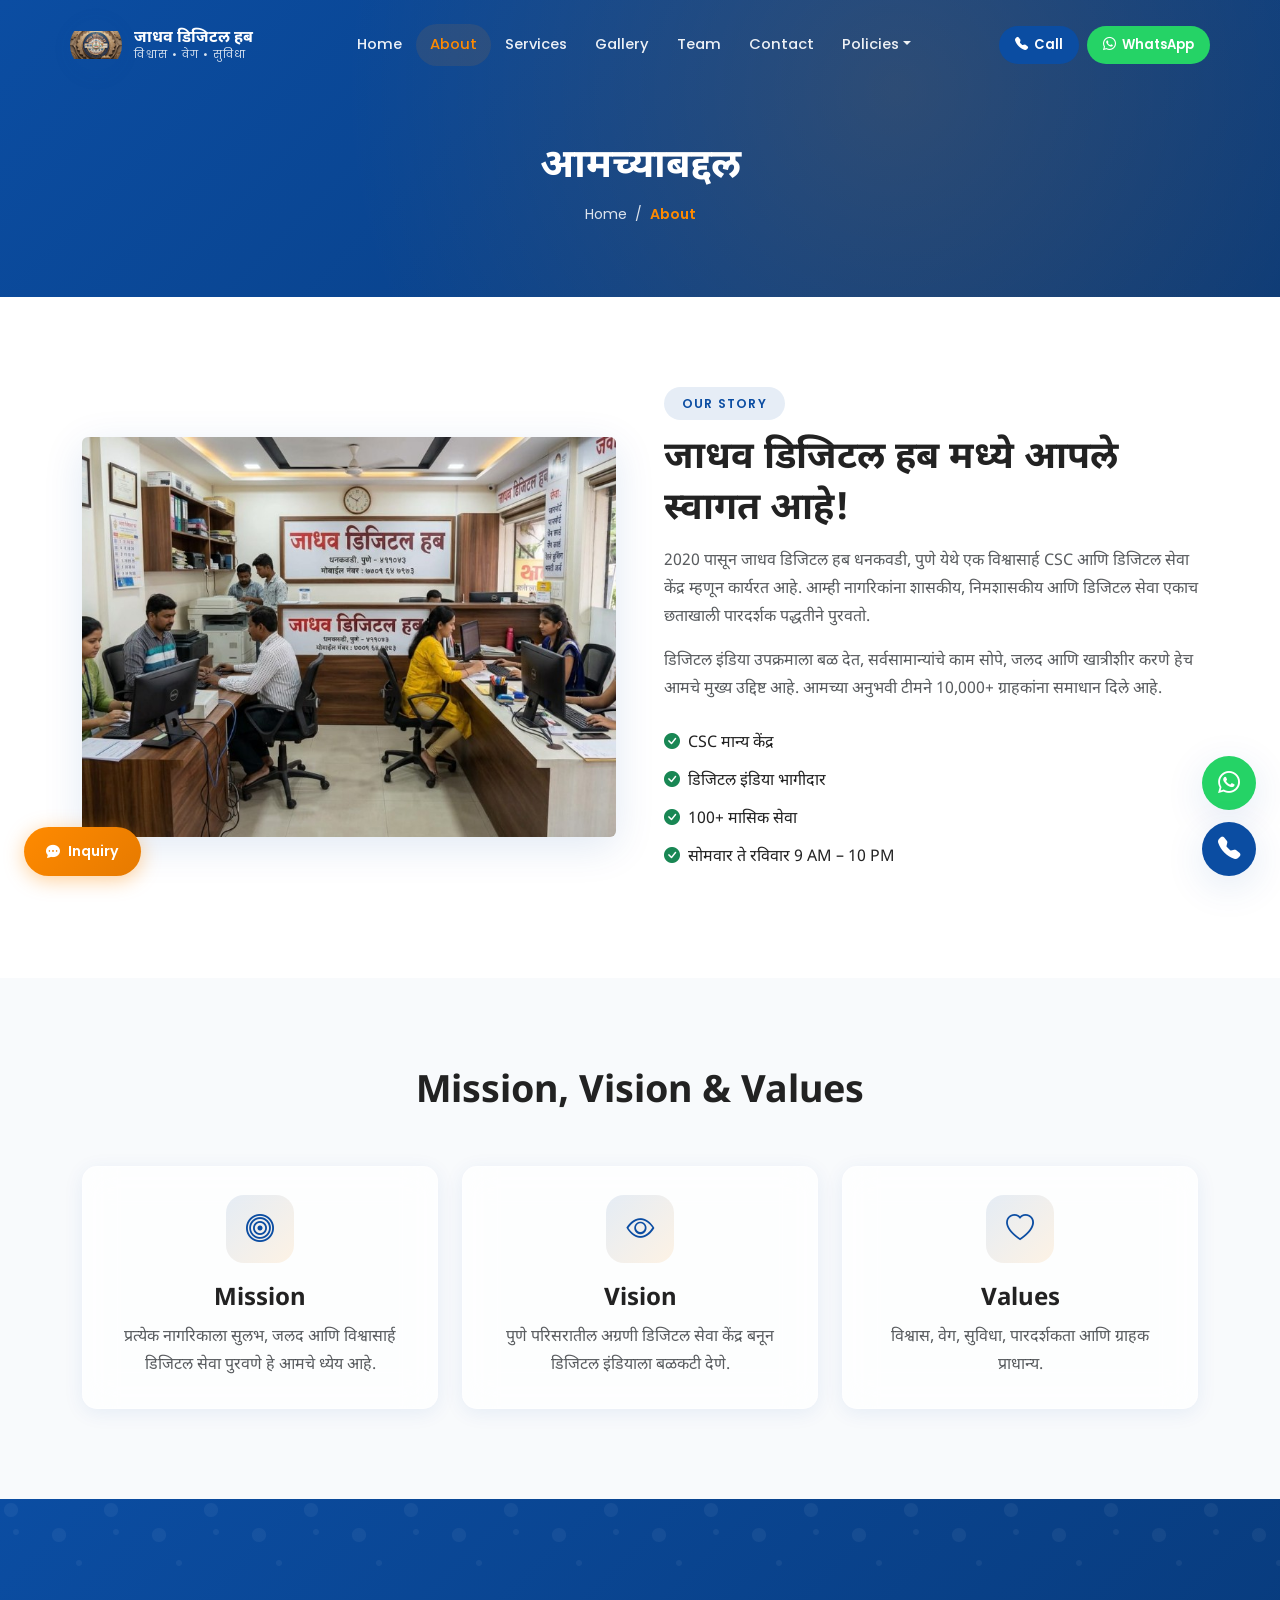
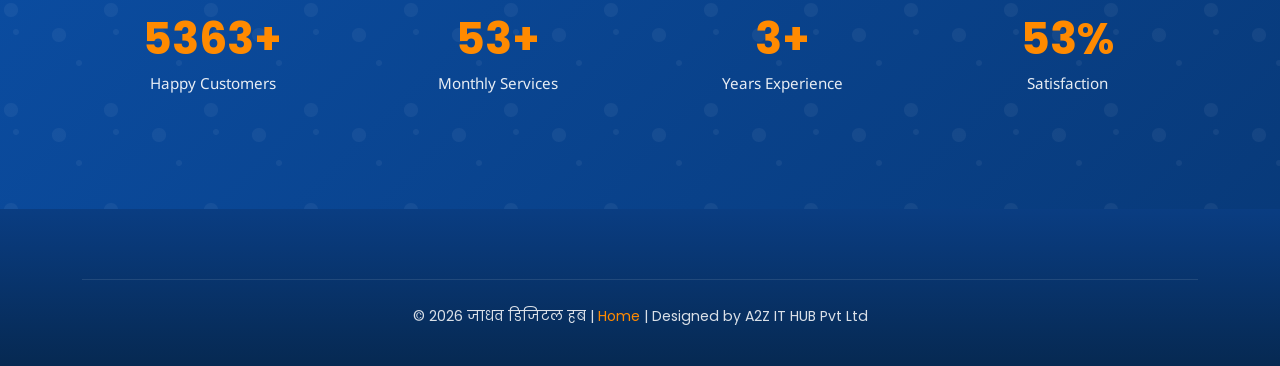
<file: about.html>
<!DOCTYPE html>
<html lang="mr">
<head>
  <meta charset="UTF-8">
  <meta name="viewport" content="width=device-width, initial-scale=1.0">
  <title>About Us | जाधव डिजिटल हब - Digital Service Center Pune</title>
  <meta name="description" content="जाधव डिजिटल हब बद्दल जाणून घ्या. 6+ वर्षांचा अनुभव, CSC मान्य केंद्र, धनकवडी पुणे.">
  <meta name="robots" content="index, follow">
  <link rel="canonical" href="https://www.jadhavdigitalhub.com/about.html">
  <link rel="icon" type="image/png" href="logo.png">
  <link href="https://fonts.googleapis.com/css2?family=Noto+Sans+Devanagari:wght@400;500;600;700&family=Poppins:wght@400;500;600;700&display=swap" rel="stylesheet">
  <link href="https://cdn.jsdelivr.net/npm/bootstrap@5.3.3/dist/css/bootstrap.min.css" rel="stylesheet">
  <link href="https://cdn.jsdelivr.net/npm/bootstrap-icons@1.11.3/font/bootstrap-icons.min.css" rel="stylesheet">
  <link href="https://unpkg.com/aos@2.3.1/dist/aos.css" rel="stylesheet">
  <link rel="stylesheet" href="style.css">
  <link rel="stylesheet" href="responsive.css">
</head>
<body>
  <div id="page-loader"><div class="loader-spinner"></div><p class="loader-text">लोड होत आहे...</p></div>
  <header class="site-header scrolled">
    <nav class="navbar navbar-expand-lg container">
      <a class="navbar-brand" href="index.html"><img src="logo.png" alt="Logo" class="brand-logo" width="52" height="52"><span class="brand-text"><span class="brand-name font-devanagari">जाधव डिजिटल हब</span><span class="brand-tagline">विश्वास • वेग • सुविधा</span></span></a>
      <div class="navbar-menu-wrap d-none d-lg-flex align-items-center">
        <ul class="navbar-nav flex-row">
          <li class="nav-item"><a class="nav-link" href="index.html" data-page="index.html">Home</a></li>
          <li class="nav-item"><a class="nav-link active" href="about.html" data-page="about.html">About</a></li>
          <li class="nav-item"><a class="nav-link" href="services.html" data-page="services.html">Services</a></li>
          <li class="nav-item"><a class="nav-link" href="gallery.html" data-page="gallery.html">Gallery</a></li>
          <li class="nav-item"><a class="nav-link" href="team.html" data-page="team.html">Team</a></li>
          <li class="nav-item"><a class="nav-link" href="contact.html" data-page="contact.html">Contact</a></li>
          <li class="nav-item dropdown"><a class="nav-link dropdown-toggle" href="#" data-bs-toggle="dropdown">Policies</a>
            <ul class="dropdown-menu">
              <li><a class="dropdown-item" href="privacy-policy.html">Privacy Policy</a></li>
              <li><a class="dropdown-item" href="terms-and-conditions.html">Terms</a></li>
              <li><a class="dropdown-item" href="refund-cancellation-policy.html">Refund</a></li>
              <li><a class="dropdown-item" href="shipping-delivery-policy.html">Shipping</a></li>
              <li><a class="dropdown-item" href="cookie-policy.html">Cookie Policy</a></li>
            </ul>
          </li>
        </ul>
      </div>
      <div class="header-actions d-none d-lg-flex">
        <a href="tel:+917709647973" class="btn-call btn-sm-custom"><i class="bi bi-telephone-fill"></i> Call</a>
        <a href="https://wa.me/917709647973" target="_blank" rel="noopener" class="btn-whatsapp btn-sm-custom"><i class="bi bi-whatsapp"></i> WhatsApp</a>
      </div>
      <button class="navbar-toggler d-lg-none" type="button" data-bs-toggle="offcanvas" data-bs-target="#mobileMenu"><i class="bi bi-list"></i></button>
    </nav>
  </header>
  <div class="offcanvas offcanvas-end" id="mobileMenu"><div class="offcanvas-header"><h5 class="offcanvas-title font-devanagari">जाधव डिजिटल हब</h5><button type="button" class="btn-close" data-bs-dismiss="offcanvas"></button></div>
    <div class="offcanvas-body"><nav class="nav flex-column"><a class="nav-link" href="index.html">Home</a><a class="nav-link active" href="about.html">About</a><a class="nav-link" href="services.html">Services</a><a class="nav-link" href="gallery.html">Gallery</a><a class="nav-link" href="team.html">Team</a><a class="nav-link" href="contact.html">Contact</a></nav></div>
  </div>

  <main>
    <section class="page-banner">
      <div class="container">
        <h1 class="font-devanagari" data-aos="fade-up">आमच्याबद्दल</h1>
        <nav class="breadcrumb-custom" aria-label="breadcrumb" data-aos="fade-up"><a href="index.html">Home</a><span>/</span><span class="active">About</span></nav>
      </div>
    </section>

    <section class="section-padding">
      <div class="container">
        <div class="row align-items-center g-5">
          <div class="col-lg-6" data-aos="fade-right">
            <img src="about.jpg" alt="Jadhav Digital Hub Office" class="rounded" style="border-radius:15px;box-shadow:var(--shadow-md);width:100%;height:400px;object-fit:cover" loading="lazy">
          </div>
          <div class="col-lg-6" data-aos="fade-left">
            <span class="section-badge">Our Story</span>
            <h2 class="section-title text-start font-devanagari">जाधव डिजिटल हब मध्ये आपले स्वागत आहे!</h2>
            <p class="font-devanagari text-muted">2020 पासून जाधव डिजिटल हब धनकवडी, पुणे येथे एक विश्वासार्ह CSC आणि डिजिटल सेवा केंद्र म्हणून कार्यरत आहे. आम्ही नागरिकांना शासकीय, निमशासकीय आणि डिजिटल सेवा एकाच छताखाली पारदर्शक पद्धतीने पुरवतो.</p>
            <p class="font-devanagari text-muted">डिजिटल इंडिया उपक्रमाला बळ देत, सर्वसामान्यांचे काम सोपे, जलद आणि खात्रीशीर करणे हेच आमचे मुख्य उद्दिष्ट आहे. आमच्या अनुभवी टीमने 10,000+ ग्राहकांना समाधान दिले आहे.</p>
            <ul class="list-unstyled mt-4">
              <li class="mb-2"><i class="bi bi-check-circle-fill text-success me-2"></i><span class="font-devanagari">CSC मान्य केंद्र</span></li>
              <li class="mb-2"><i class="bi bi-check-circle-fill text-success me-2"></i><span class="font-devanagari">डिजिटल इंडिया भागीदार</span></li>
              <li class="mb-2"><i class="bi bi-check-circle-fill text-success me-2"></i><span class="font-devanagari">100+ मासिक सेवा</span></li>
              <li class="mb-2"><i class="bi bi-check-circle-fill text-success me-2"></i><span class="font-devanagari">सोमवार ते रविवार 9 AM – 10 PM</span></li>
            </ul>
          </div>
        </div>
      </div>
    </section>

    <section class="section-padding bg-light-custom">
      <div class="container">
        <div class="section-header" data-aos="fade-up"><h2 class="section-title font-devanagari">Mission, Vision &amp; Values</h2></div>
        <div class="row g-4">
          <div class="col-md-4" data-aos="fade-up"><div class="glass-card text-center"><div class="feature-icon mx-auto"><i class="bi bi-bullseye"></i></div><h4 class="font-devanagari mt-3">Mission</h4><p class="font-devanagari text-muted mb-0">प्रत्येक नागरिकाला सुलभ, जलद आणि विश्वासार्ह डिजिटल सेवा पुरवणे हे आमचे ध्येय आहे.</p></div></div>
          <div class="col-md-4" data-aos="fade-up" data-aos-delay="100"><div class="glass-card text-center"><div class="feature-icon mx-auto"><i class="bi bi-eye"></i></div><h4 class="font-devanagari mt-3">Vision</h4><p class="font-devanagari text-muted mb-0">पुणे परिसरातील अग्रणी डिजिटल सेवा केंद्र बनून डिजिटल इंडियाला बळकटी देणे.</p></div></div>
          <div class="col-md-4" data-aos="fade-up" data-aos-delay="200"><div class="glass-card text-center"><div class="feature-icon mx-auto"><i class="bi bi-heart"></i></div><h4 class="font-devanagari mt-3">Values</h4><p class="font-devanagari text-muted mb-0">विश्वास, वेग, सुविधा, पारदर्शकता आणि ग्राहक प्राधान्य.</p></div></div>
        </div>
      </div>
    </section>

    <section class="section-padding stats-section">
      <div class="container"><div class="row g-4">
        <div class="col-6 col-lg-3"><div class="stat-item"><h3 data-counter="10000" data-suffix="+">0+</h3><p class="font-devanagari">Happy Customers</p></div></div>
        <div class="col-6 col-lg-3"><div class="stat-item"><h3 data-counter="100" data-suffix="+">0+</h3><p class="font-devanagari">Monthly Services</p></div></div>
        <div class="col-6 col-lg-3"><div class="stat-item"><h3 data-counter="6" data-suffix="+">0+</h3><p class="font-devanagari">Years Experience</p></div></div>
        <div class="col-6 col-lg-3"><div class="stat-item"><h3 data-counter="99" data-suffix="%">0%</h3><p class="font-devanagari">Satisfaction</p></div></div>
      </div></div>
    </section>
  </main>

  <footer class="site-footer"><div class="container"><div class="footer-bottom mt-0 pt-4"><p>&copy; 2026 जाधव डिजिटल हब | <a href="index.html">Home</a> | Designed by A2Z IT HUB Pvt Ltd</p></div></div></footer>
  <a href="contact.html" class="floating-inquiry"><i class="bi bi-chat-dots-fill"></i><span>Inquiry</span></a>
  <div class="floating-buttons"><a href="https://wa.me/917709647973" class="floating-btn floating-whatsapp" target="_blank" rel="noopener"><i class="bi bi-whatsapp"></i></a><a href="tel:+917709647973" class="floating-btn floating-phone"><i class="bi bi-telephone-fill"></i></a></div>
  <button id="backToTop"><i class="bi bi-arrow-up"></i></button>
  <script src="https://cdn.jsdelivr.net/npm/bootstrap@5.3.3/dist/js/bootstrap.bundle.min.js"></script>
  <script src="https://unpkg.com/aos@2.3.1/dist/aos.js"></script>
  <script src="script.js"></script>
</body>
</html>
</file>
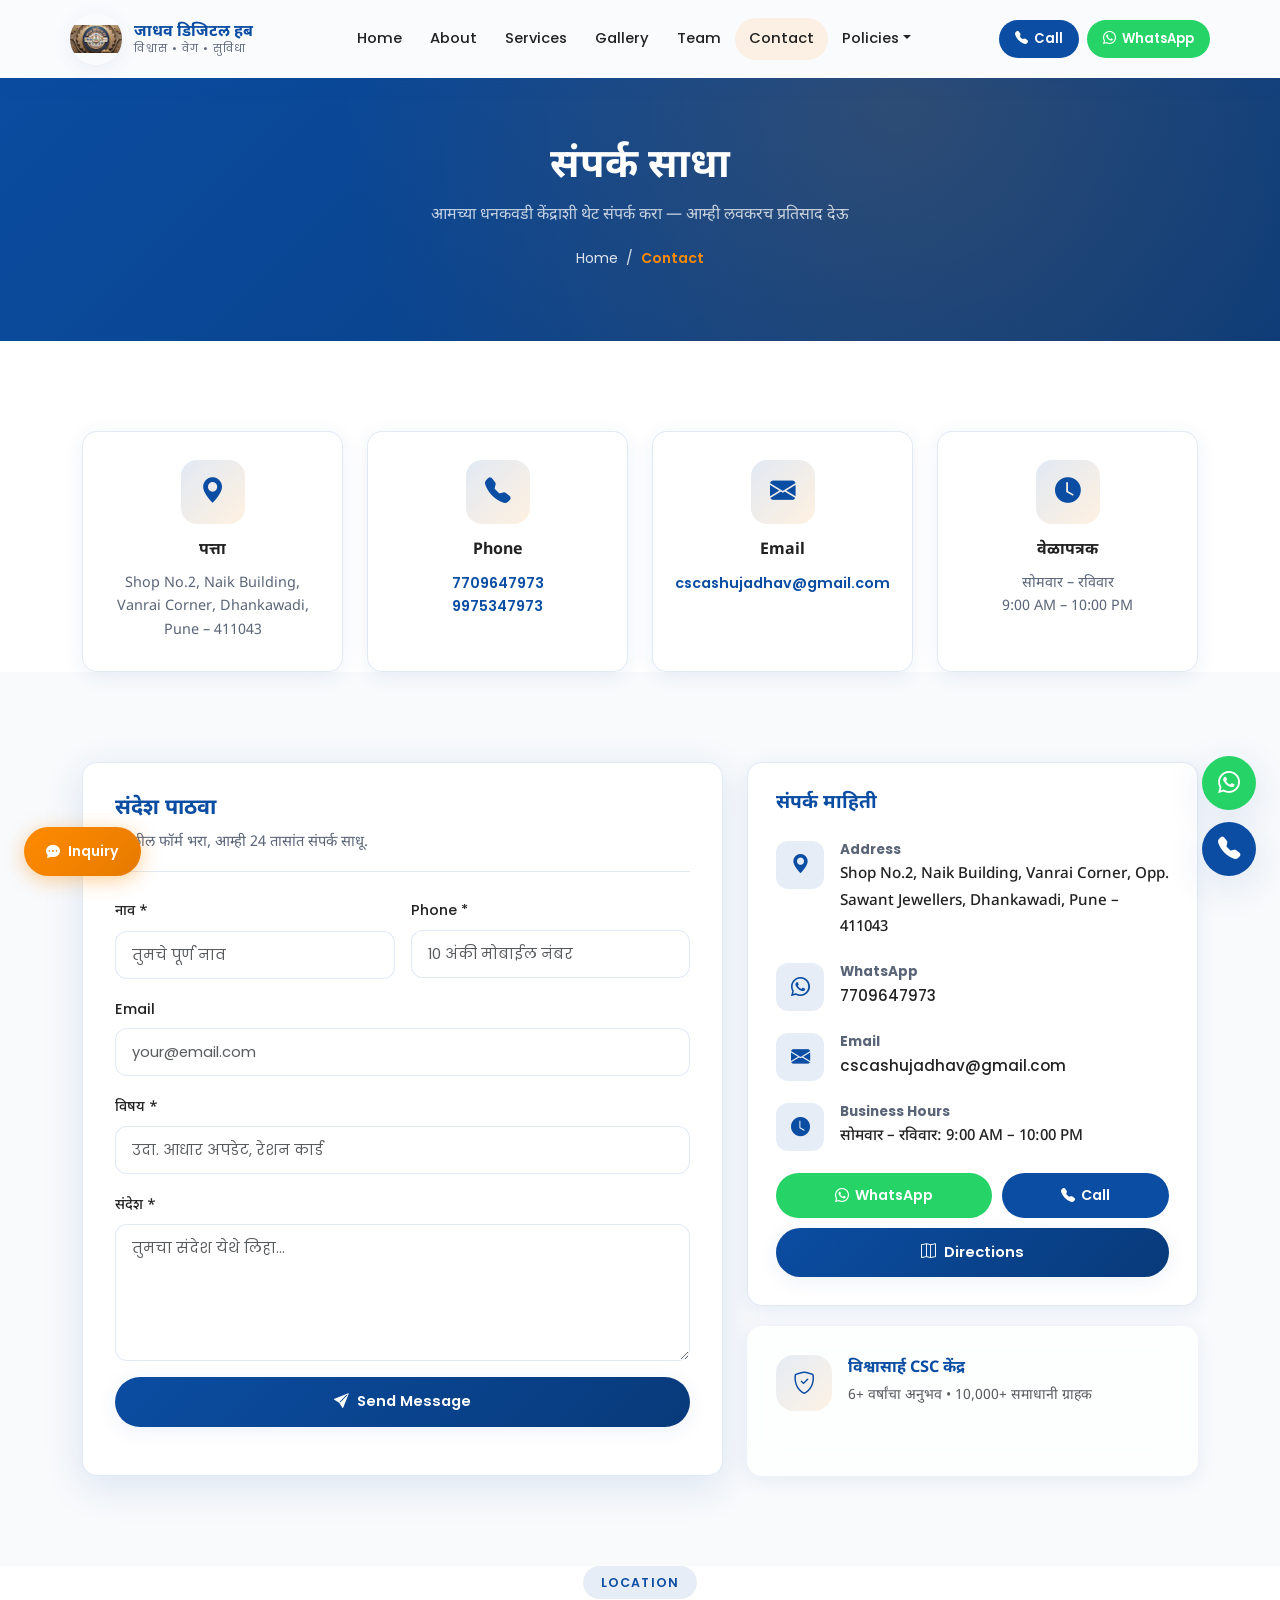
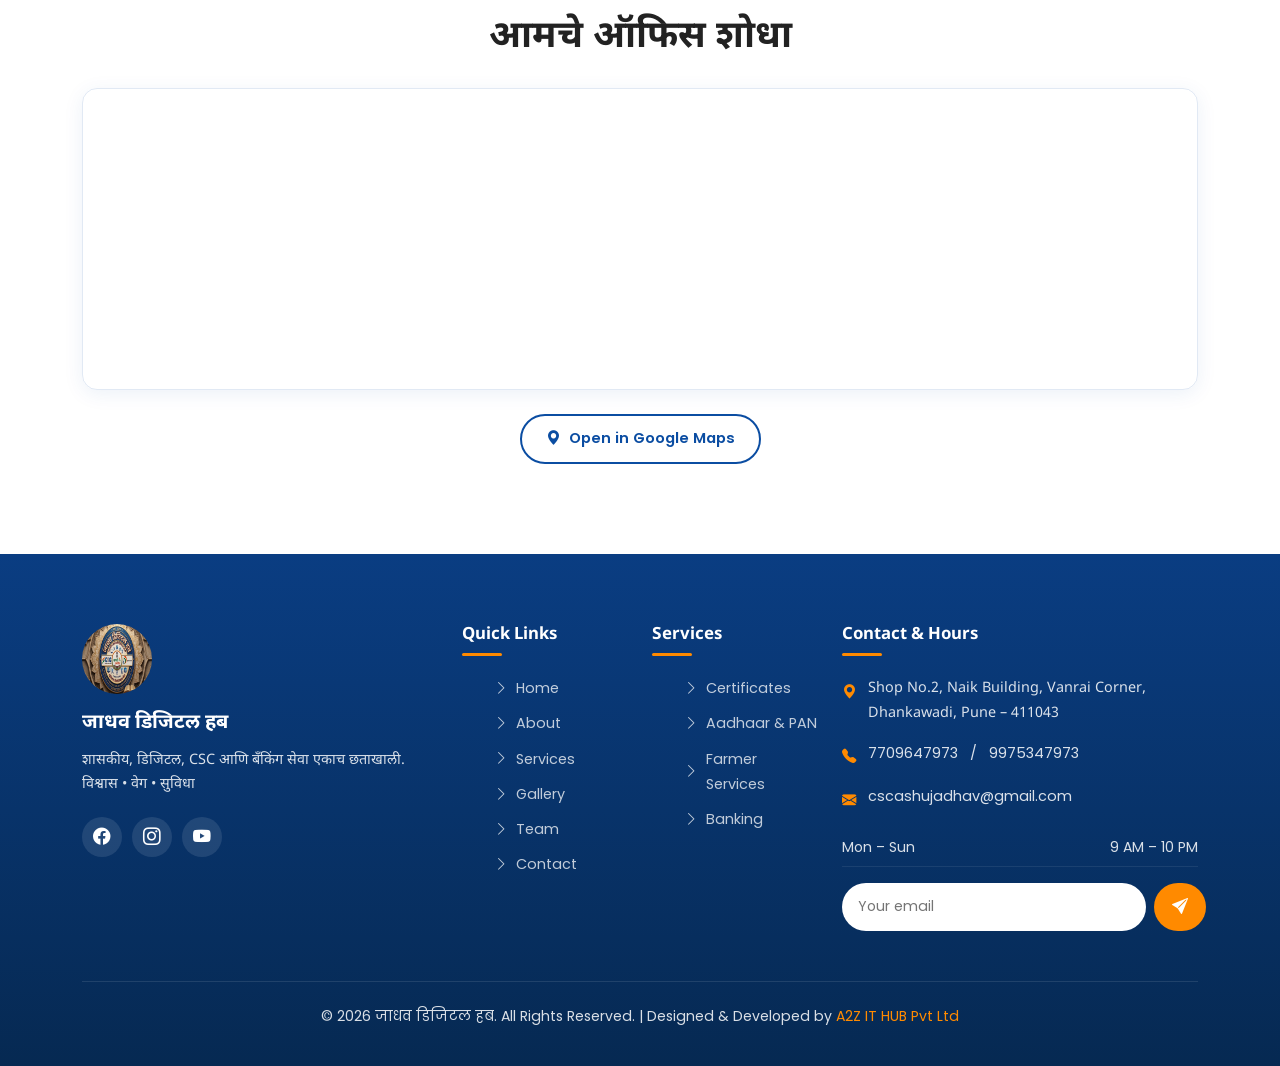
<file: contact.html>
<!DOCTYPE html>
  <html lang="mr">
  <head>
    <meta charset="UTF-8">
    <meta name="viewport" content="width=device-width, initial-scale=1.0">
    <title>Contact Us | जाधव डिजिटल हब - Dhankawadi Pune</title>
    <meta name="description" content="जाधव डिजिटल हब संपर्क: Shop No.2, Naik Building, Vanrai Corner, Dhankawadi, Pune 411043. Call 7709647973.">
    <meta name="robots" content="index, follow">
    <link rel="canonical" href="https://www.jadhavdigitalhub.com/contact.html">
    <link rel="icon" type="image/png" href="logo.png">
    <link rel="preconnect" href="https://fonts.googleapis.com">
    <link rel="preconnect" href="https://fonts.gstatic.com" crossorigin>
    <link href="https://fonts.googleapis.com/css2?family=Noto+Sans+Devanagari:wght@400;500;600;700&family=Poppins:wght@400;500;600;700&display=swap" rel="stylesheet">
    <link href="https://cdn.jsdelivr.net/npm/bootstrap@5.3.3/dist/css/bootstrap.min.css" rel="stylesheet">
    <link href="https://cdn.jsdelivr.net/npm/bootstrap-icons@1.11.3/font/bootstrap-icons.min.css" rel="stylesheet">
    <link href="https://unpkg.com/aos@2.3.1/dist/aos.css" rel="stylesheet">
    <link rel="stylesheet" href="style.css">
    <link rel="stylesheet" href="responsive.css">
  </head>
  <body class="page-inner">

    <div id="page-loader" aria-hidden="true">
      <div class="loader-spinner"></div>
      <p class="loader-text">लोड होत आहे...</p>
    </div>

    <header class="site-header scrolled">
      <nav class="navbar navbar-expand-lg container">
        <a class="navbar-brand" href="index.html" aria-label="जाधव डिजिटल हब">
          <img src="logo.png" alt="जाधव डिजिटल हब Logo" class="brand-logo" width="52" height="52" loading="eager">
          <span class="brand-text">
            <span class="brand-name font-devanagari">जाधव डिजिटल हब</span>
            <span class="brand-tagline">विश्वास • वेग • सुविधा</span>
          </span>
        </a>
        <div class="navbar-menu-wrap d-none d-lg-flex align-items-center">
          <ul class="navbar-nav flex-row">
            <li class="nav-item"><a class="nav-link" href="index.html" data-page="index.html">Home</a></li>
            <li class="nav-item"><a class="nav-link" href="about.html" data-page="about.html">About</a></li>
            <li class="nav-item"><a class="nav-link" href="services.html" data-page="services.html">Services</a></li>
            <li class="nav-item"><a class="nav-link" href="gallery.html" data-page="gallery.html">Gallery</a></li>
            <li class="nav-item"><a class="nav-link" href="team.html" data-page="team.html">Team</a></li>
            <li class="nav-item"><a class="nav-link active" href="contact.html" data-page="contact.html">Contact</a></li>
            <li class="nav-item dropdown">
              <a class="nav-link dropdown-toggle" href="#" role="button" data-bs-toggle="dropdown">Policies</a>
              <ul class="dropdown-menu">
                <li><a class="dropdown-item" href="privacy-policy.html">Privacy Policy</a></li>
                <li><a class="dropdown-item" href="terms-and-conditions.html">Terms &amp; Conditions</a></li>
                <li><a class="dropdown-item" href="refund-cancellation-policy.html">Refund &amp; Cancellation</a></li>
                <li><a class="dropdown-item" href="shipping-delivery-policy.html">Shipping &amp; Delivery</a></li>
                <li><a class="dropdown-item" href="cookie-policy.html">Cookie Policy</a></li>
              </ul>
            </li>
          </ul>
        </div>
        <div class="header-actions d-none d-lg-flex">
          <a href="tel:+917709647973" class="btn-call btn-sm-custom"><i class="bi bi-telephone-fill"></i> <span class="btn-text">Call</span></a>
          <a href="https://wa.me/917709647973" target="_blank" rel="noopener" class="btn-whatsapp btn-sm-custom"><i class="bi bi-whatsapp"></i> <span class="btn-text">WhatsApp</span></a>
        </div>
        <button class="navbar-toggler d-lg-none" type="button" data-bs-toggle="offcanvas" data-bs-target="#mobileMenu" aria-label="Menu"><i class="bi bi-list"></i></button>
      </nav>
    </header>

    <div class="offcanvas offcanvas-end" tabindex="-1" id="mobileMenu">
      <div class="offcanvas-header">
        <h5 class="offcanvas-title font-devanagari">जाधव डिजिटल हब</h5>
        <button type="button" class="btn-close" data-bs-dismiss="offcanvas" aria-label="Close"></button>
      </div>
      <div class="offcanvas-body">
        <nav class="nav flex-column">
          <a class="nav-link" href="index.html" data-page="index.html">Home</a>
          <a class="nav-link" href="about.html" data-page="about.html">About</a>
          <a class="nav-link" href="services.html" data-page="services.html">Services</a>
          <a class="nav-link" href="gallery.html" data-page="gallery.html">Gallery</a>
          <a class="nav-link" href="team.html" data-page="team.html">Team</a>
          <a class="nav-link active" href="contact.html" data-page="contact.html">Contact</a>
          <a class="nav-link" href="privacy-policy.html">Privacy Policy</a>
          <a class="nav-link" href="terms-and-conditions.html">Terms &amp; Conditions</a>
        </nav>
        <div class="mt-4 d-flex gap-2">
          <a href="tel:+917709647973" class="btn-call flex-fill justify-content-center"><i class="bi bi-telephone-fill"></i> Call</a>
          <a href="https://wa.me/917709647973" class="btn-whatsapp flex-fill justify-content-center" target="_blank" rel="noopener"><i class="bi bi-whatsapp"></i> WhatsApp</a>
        </div>
      </div>
    </div>

    <main>
      <section class="page-banner">
        <div class="container">
          <h1 class="font-devanagari" data-aos="fade-up">संपर्क साधा</h1>
          <p class="text-white opacity-75 mb-3 font-devanagari" data-aos="fade-up" data-aos-delay="50">आमच्या धनकवडी केंद्राशी थेट संपर्क करा — आम्ही लवकरच प्रतिसाद देऊ</p>
          <nav class="breadcrumb-custom" aria-label="breadcrumb" data-aos="fade-up" data-aos-delay="100">
            <a href="index.html">Home</a><span>/</span><span class="active">Contact</span>
          </nav>
        </div>
      </section>

      <!-- Quick Contact Cards -->
      <section class="section-padding pb-0">
        <div class="container">
          <div class="row g-4">
            <div class="col-sm-6 col-lg-3" data-aos="fade-up">
              <div class="contact-quick-card">
                <div class="contact-quick-icon"><i class="bi bi-geo-alt-fill"></i></div>
                <h5 class="font-devanagari">पत्ता</h5>
                <p class="font-devanagari">Shop No.2, Naik Building, Vanrai Corner, Dhankawadi, Pune – 411043</p>
              </div>
            </div>
            <div class="col-sm-6 col-lg-3" data-aos="fade-up" data-aos-delay="100">
              <div class="contact-quick-card">
                <div class="contact-quick-icon"><i class="bi bi-telephone-fill"></i></div>
                <h5>Phone</h5>
                <p><a href="tel:+917709647973">7709647973</a><br><a href="tel:+919975347973">9975347973</a></p>
              </div>
            </div>
            <div class="col-sm-6 col-lg-3" data-aos="fade-up" data-aos-delay="200">
              <div class="contact-quick-card">
                <div class="contact-quick-icon"><i class="bi bi-envelope-fill"></i></div>
                <h5>Email</h5>
                <p><a href="mailto:cscashujadhav@gmail.com">cscashujadhav@gmail.com</a></p>
              </div>
            </div>
            <div class="col-sm-6 col-lg-3" data-aos="fade-up" data-aos-delay="300">
              <div class="contact-quick-card">
                <div class="contact-quick-icon"><i class="bi bi-clock-fill"></i></div>
                <h5 class="font-devanagari">वेळापत्रक</h5>
                <p class="font-devanagari">सोमवार – रविवार<br>9:00 AM – 10:00 PM</p>
              </div>
            </div>
          </div>
        </div>
      </section>

      <!-- Form + Contact Info -->
      <section class="section-padding contact-page-section">
        <div class="container">
          <div class="row g-4 align-items-stretch">
            <div class="col-lg-7" data-aos="fade-right">
              <div class="contact-layout-card h-100">
                <div class="card-head">
                  <h3 class="font-devanagari">संदेश पाठवा</h3>
                  <p class="font-devanagari">खालील फॉर्म भरा, आम्ही 24 तासांत संपर्क साधू.</p>
                </div>
                <form id="contactForm" class="contact-form" novalidate>
                  <div class="row g-3">
                    <div class="col-md-6">
                      <label for="name" class="form-label font-devanagari">नाव *</label>
                      <input type="text" class="form-control" id="name" name="name" placeholder="तुमचे पूर्ण नाव" required>
                      <div class="invalid-feedback"></div>
                    </div>
                    <div class="col-md-6">
                      <label for="phone" class="form-label">Phone *</label>
                      <input type="tel" class="form-control" id="phone" name="phone" placeholder="10 अंकी मोबाईल नंबर" required maxlength="10">
                      <div class="invalid-feedback"></div>
                    </div>
                    <div class="col-12">
                      <label for="email" class="form-label">Email</label>
                      <input type="email" class="form-control" id="email" name="email" placeholder="your@email.com">
                      <div class="invalid-feedback"></div>
                    </div>
                    <div class="col-12">
                      <label for="subject" class="form-label font-devanagari">विषय *</label>
                      <input type="text" class="form-control" id="subject" name="subject" placeholder="उदा. आधार अपडेट, रेशन कार्ड" required>
                      <div class="invalid-feedback"></div>
                    </div>
                    <div class="col-12">
                      <label for="message" class="form-label font-devanagari">संदेश *</label>
                      <textarea class="form-control" id="message" name="message" rows="5" placeholder="तुमचा संदेश येथे लिहा..." required></textarea>
                      <div class="invalid-feedback"></div>
                    </div>
                    <div class="col-12">
                      <button type="submit" class="btn-primary-custom w-100 justify-content-center"><i class="bi bi-send-fill"></i> Send Message</button>
                    </div>
                    <div class="col-12">
                      <div class="form-success font-devanagari"><i class="bi bi-check-circle-fill me-2"></i>धन्यवाद! तुमचा संदेश मिळाला. आम्ही लवकरच संपर्क साधू.</div>
                    </div>
                  </div>
                </form>
              </div>
            </div>

            <div class="col-lg-5" data-aos="fade-left">
              <div class="contact-sidebar">
                <div class="contact-info-card">
                  <h3 class="font-devanagari mb-4" style="color:var(--primary);font-size:1.2rem">संपर्क माहिती</h3>
                  <div class="contact-info-item">
                    <div class="icon"><i class="bi bi-geo-alt-fill"></i></div>
                    <div>
                      <h6>Address</h6>
                      <p class="font-devanagari">Shop No.2, Naik Building, Vanrai Corner, Opp. Sawant Jewellers, Dhankawadi, Pune – 411043</p>
                    </div>
                  </div>
                  <div class="contact-info-item">
                    <div class="icon"><i class="bi bi-whatsapp"></i></div>
                    <div>
                      <h6>WhatsApp</h6>
                      <p><a href="https://wa.me/917709647973" target="_blank" rel="noopener">7709647973</a></p>
                    </div>
                  </div>
                  <div class="contact-info-item">
                    <div class="icon"><i class="bi bi-envelope-fill"></i></div>
                    <div>
                      <h6>Email</h6>
                      <p><a href="mailto:cscashujadhav@gmail.com">cscashujadhav@gmail.com</a></p>
                    </div>
                  </div>
                  <div class="contact-info-item">
                    <div class="icon"><i class="bi bi-clock-fill"></i></div>
                    <div>
                      <h6>Business Hours</h6>
                      <p class="font-devanagari">सोमवार – रविवार: 9:00 AM – 10:00 PM</p>
                    </div>
                  </div>
                  <div class="contact-action-btns mt-2">
                    <a href="https://wa.me/917709647973" class="btn-whatsapp" target="_blank" rel="noopener"><i class="bi bi-whatsapp"></i> WhatsApp</a>
                    <a href="tel:+917709647973" class="btn-call"><i class="bi bi-telephone-fill"></i> Call</a>
                    <a href="https://maps.app.goo.gl/hm4fuPTWPw47fxo47" class="btn-primary-custom" target="_blank" rel="noopener"><i class="bi bi-map"></i> Directions</a>
                  </div>
                </div>

                <div class="glass-card">
                  <div class="d-flex align-items-center gap-3">
                    <div class="feature-icon mb-0" style="width:56px;height:56px;font-size:1.4rem;margin:0"><i class="bi bi-shield-check"></i></div>
                    <div>
                      <h6 class="font-devanagari mb-1" style="color:var(--primary)">विश्वासार्ह CSC केंद्र</h6>
                      <p class="font-devanagari text-muted mb-0" style="font-size:0.88rem">6+ वर्षांचा अनुभव • 10,000+ समाधानी ग्राहक</p>
                    </div>
                  </div>
                </div>
              </div>
            </div>
          </div>
        </div>
      </section>

      <!-- Map Section -->
      <section class="section-padding pt-0">
        <div class="container">
          <div class="section-header mb-4" data-aos="fade-up">
            <span class="section-badge">Location</span>
            <h2 class="section-title font-devanagari">आमचे ऑफिस शोधा</h2>
          </div>
          <div class="map-wrap contact-page-map" data-aos="fade-up">
            <iframe src="https://www.google.com/maps?q=Jadhav+Digital+Hub+Vanrai+Corner+Dhankawadi+Pune+411043&output=embed" allowfullscreen loading="lazy" title="Jadhav Digital Hub Location Map"></iframe>
          </div>
          <div class="text-center mt-4" data-aos="fade-up">
            <a href="https://maps.app.goo.gl/hm4fuPTWPw47fxo47" class="btn-outline-primary-custom" target="_blank" rel="noopener"><i class="bi bi-geo-alt-fill"></i> Open in Google Maps</a>
          </div>
        </div>
      </section>
    </main>

    <footer class="site-footer">
      <div class="container">
        <div class="row g-4">
          <div class="col-lg-4">
            <div class="footer-brand">
              <img src="logo.png" alt="Jadhav Digital Hub Logo" width="70" height="70" loading="lazy">
              <h5 class="font-devanagari">जाधव डिजिटल हब</h5>
              <p class="font-devanagari">शासकीय, डिजिटल, CSC आणि बँकिंग सेवा एकाच छताखाली. विश्वास • वेग • सुविधा</p>
              <div class="social-links">
                <a href="https://www.facebook.com/share/14jS45Fq2A6/" target="_blank" rel="noopener" aria-label="Facebook"><i class="bi bi-facebook"></i></a>
                <a href="https://www.instagram.com/jadhavdigitalhub" target="_blank" rel="noopener" aria-label="Instagram"><i class="bi bi-instagram"></i></a>
                <a href="https://youtube.com/@jadhavdigitalhub" target="_blank" rel="noopener" aria-label="YouTube"><i class="bi bi-youtube"></i></a>
              </div>
            </div>
          </div>
          <div class="col-6 col-lg-2">
            <h6 class="footer-title font-devanagari">Quick Links</h6>
            <ul class="footer-links">
              <li><a href="index.html"><i class="bi bi-chevron-right"></i> Home</a></li>
              <li><a href="about.html"><i class="bi bi-chevron-right"></i> About</a></li>
              <li><a href="services.html"><i class="bi bi-chevron-right"></i> Services</a></li>
              <li><a href="gallery.html"><i class="bi bi-chevron-right"></i> Gallery</a></li>
              <li><a href="team.html"><i class="bi bi-chevron-right"></i> Team</a></li>
              <li><a href="contact.html"><i class="bi bi-chevron-right"></i> Contact</a></li>
            </ul>
          </div>
          <div class="col-6 col-lg-2">
            <h6 class="footer-title font-devanagari">Services</h6>
            <ul class="footer-links">
              <li><a href="services.html#government"><i class="bi bi-chevron-right"></i> Certificates</a></li>
              <li><a href="services.html#identity"><i class="bi bi-chevron-right"></i> Aadhaar &amp; PAN</a></li>
              <li><a href="services.html#farmer"><i class="bi bi-chevron-right"></i> Farmer Services</a></li>
              <li><a href="services.html#banking"><i class="bi bi-chevron-right"></i> Banking</a></li>
            </ul>
          </div>
          <div class="col-lg-4">
            <h6 class="footer-title font-devanagari">Contact &amp; Hours</h6>
            <ul class="footer-contact list-unstyled">
              <li><i class="bi bi-geo-alt-fill"></i><span class="font-devanagari">Shop No.2, Naik Building, Vanrai Corner, Dhankawadi, Pune – 411043</span></li>
              <li><i class="bi bi-telephone-fill"></i><a href="tel:+917709647973">7709647973</a> / <a href="tel:+919975347973">9975347973</a></li>
              <li><i class="bi bi-envelope-fill"></i><a href="mailto:cscashujadhav@gmail.com">cscashujadhav@gmail.com</a></li>
            </ul>
            <ul class="footer-hours list-unstyled mt-3">
              <li><span>Mon – Sun</span><span>9 AM – 10 PM</span></li>
            </ul>
            <form id="newsletterForm" class="newsletter-form">
              <input type="email" placeholder="Your email" aria-label="Email" required>
              <button type="submit"><i class="bi bi-send-fill"></i></button>
            </form>
          </div>
        </div>
        <div class="footer-bottom">
          <p>&copy; 2026 जाधव डिजिटल हब. All Rights Reserved. | Designed &amp; Developed by <a href="#" target="_blank" rel="noopener">A2Z IT HUB Pvt Ltd</a></p>
        </div>
      </div>
    </footer>

    <a href="contact.html" class="floating-inquiry"><i class="bi bi-chat-dots-fill"></i><span>Inquiry</span></a>
    <div class="floating-buttons">
      <a href="https://wa.me/917709647973" class="floating-btn floating-whatsapp" target="_blank" rel="noopener" aria-label="WhatsApp"><i class="bi bi-whatsapp"></i></a>
      <a href="tel:+917709647973" class="floating-btn floating-phone" aria-label="Call"><i class="bi bi-telephone-fill"></i></a>
    </div>
    <button id="backToTop" aria-label="Back to top"><i class="bi bi-arrow-up"></i></button>

    <script src="https://cdn.jsdelivr.net/npm/bootstrap@5.3.3/dist/js/bootstrap.bundle.min.js"></script>
    <script src="https://unpkg.com/aos@2.3.1/dist/aos.js"></script>
    <script src="script.js"></script>
  </body>
  </html>
</file>
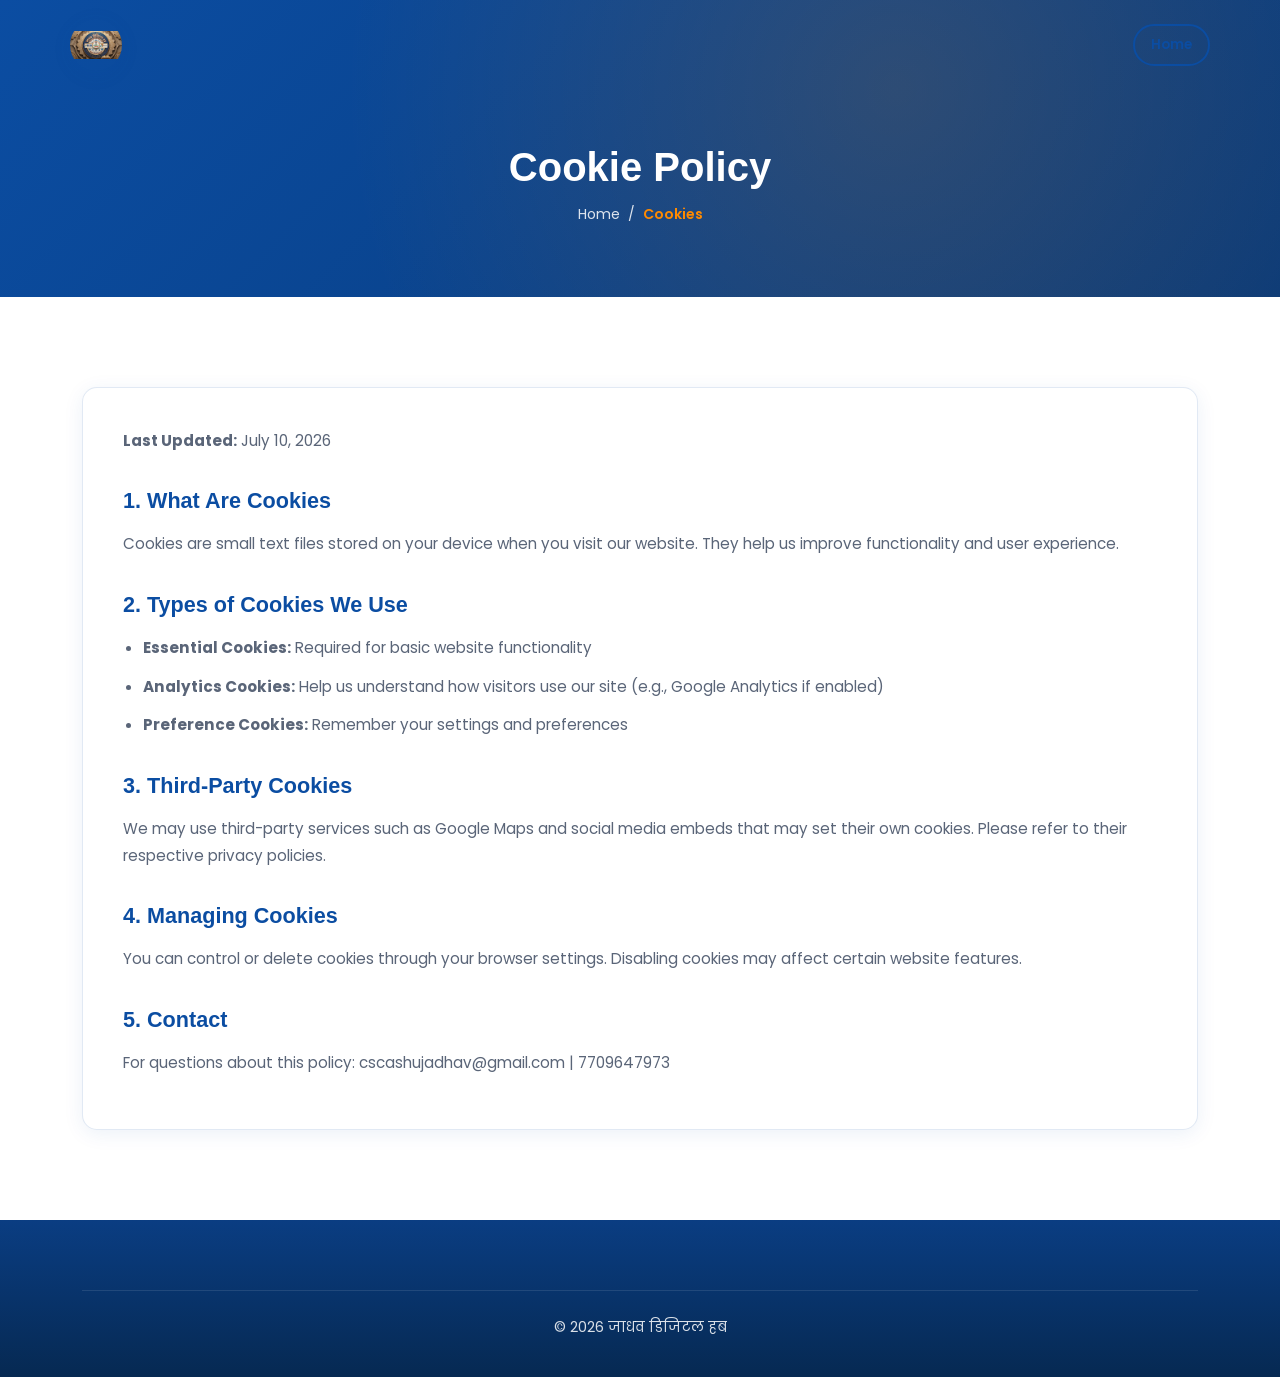
<file: cookie-policy.html>
<!DOCTYPE html>
<html lang="en">
<head>
  <meta charset="UTF-8">
  <meta name="viewport" content="width=device-width, initial-scale=1.0">
  <title>Cookie Policy | जाधव डिजिटल हब</title>
  <meta name="description" content="Cookie Policy for Jadhav Digital Hub website.">
  <link rel="canonical" href="https://www.jadhavdigitalhub.com/cookie-policy.html">
  <link rel="icon" type="image/png" href="logo.png">
  <link href="https://fonts.googleapis.com/css2?family=Poppins:wght@400;500;600;700&display=swap" rel="stylesheet">
  <link href="https://cdn.jsdelivr.net/npm/bootstrap@5.3.3/dist/css/bootstrap.min.css" rel="stylesheet">
  <link rel="stylesheet" href="style.css">
  <link rel="stylesheet" href="responsive.css">
</head>
<body>
  <header class="site-header scrolled"><nav class="navbar navbar-expand-lg container"><a class="navbar-brand" href="index.html"><img src="logo.png" alt="Logo" class="brand-logo" width="52" height="52"></a><a href="index.html" class="btn-outline-primary-custom btn-sm-custom">Home</a></nav></header>
  <main>
    <section class="page-banner"><div class="container"><h1>Cookie Policy</h1><nav class="breadcrumb-custom"><a href="index.html">Home</a><span>/</span><span class="active">Cookies</span></nav></div></section>
    <section class="section-padding"><div class="container"><div class="policy-content">
      <p><strong>Last Updated:</strong> July 10, 2026</p>
      <h2>1. What Are Cookies</h2>
      <p>Cookies are small text files stored on your device when you visit our website. They help us improve functionality and user experience.</p>
      <h2>2. Types of Cookies We Use</h2>
      <ul><li><strong>Essential Cookies:</strong> Required for basic website functionality</li><li><strong>Analytics Cookies:</strong> Help us understand how visitors use our site (e.g., Google Analytics if enabled)</li><li><strong>Preference Cookies:</strong> Remember your settings and preferences</li></ul>
      <h2>3. Third-Party Cookies</h2>
      <p>We may use third-party services such as Google Maps and social media embeds that may set their own cookies. Please refer to their respective privacy policies.</p>
      <h2>4. Managing Cookies</h2>
      <p>You can control or delete cookies through your browser settings. Disabling cookies may affect certain website features.</p>
      <h2>5. Contact</h2>
      <p>For questions about this policy: cscashujadhav@gmail.com | 7709647973</p>
    </div></div></section>
  </main>
  <footer class="site-footer"><div class="container"><div class="footer-bottom mt-0 pt-4"><p>&copy; 2026 जाधव डिजिटल हब</p></div></div></footer>
  <script src="script.js"></script>
</body>
</html>
</file>
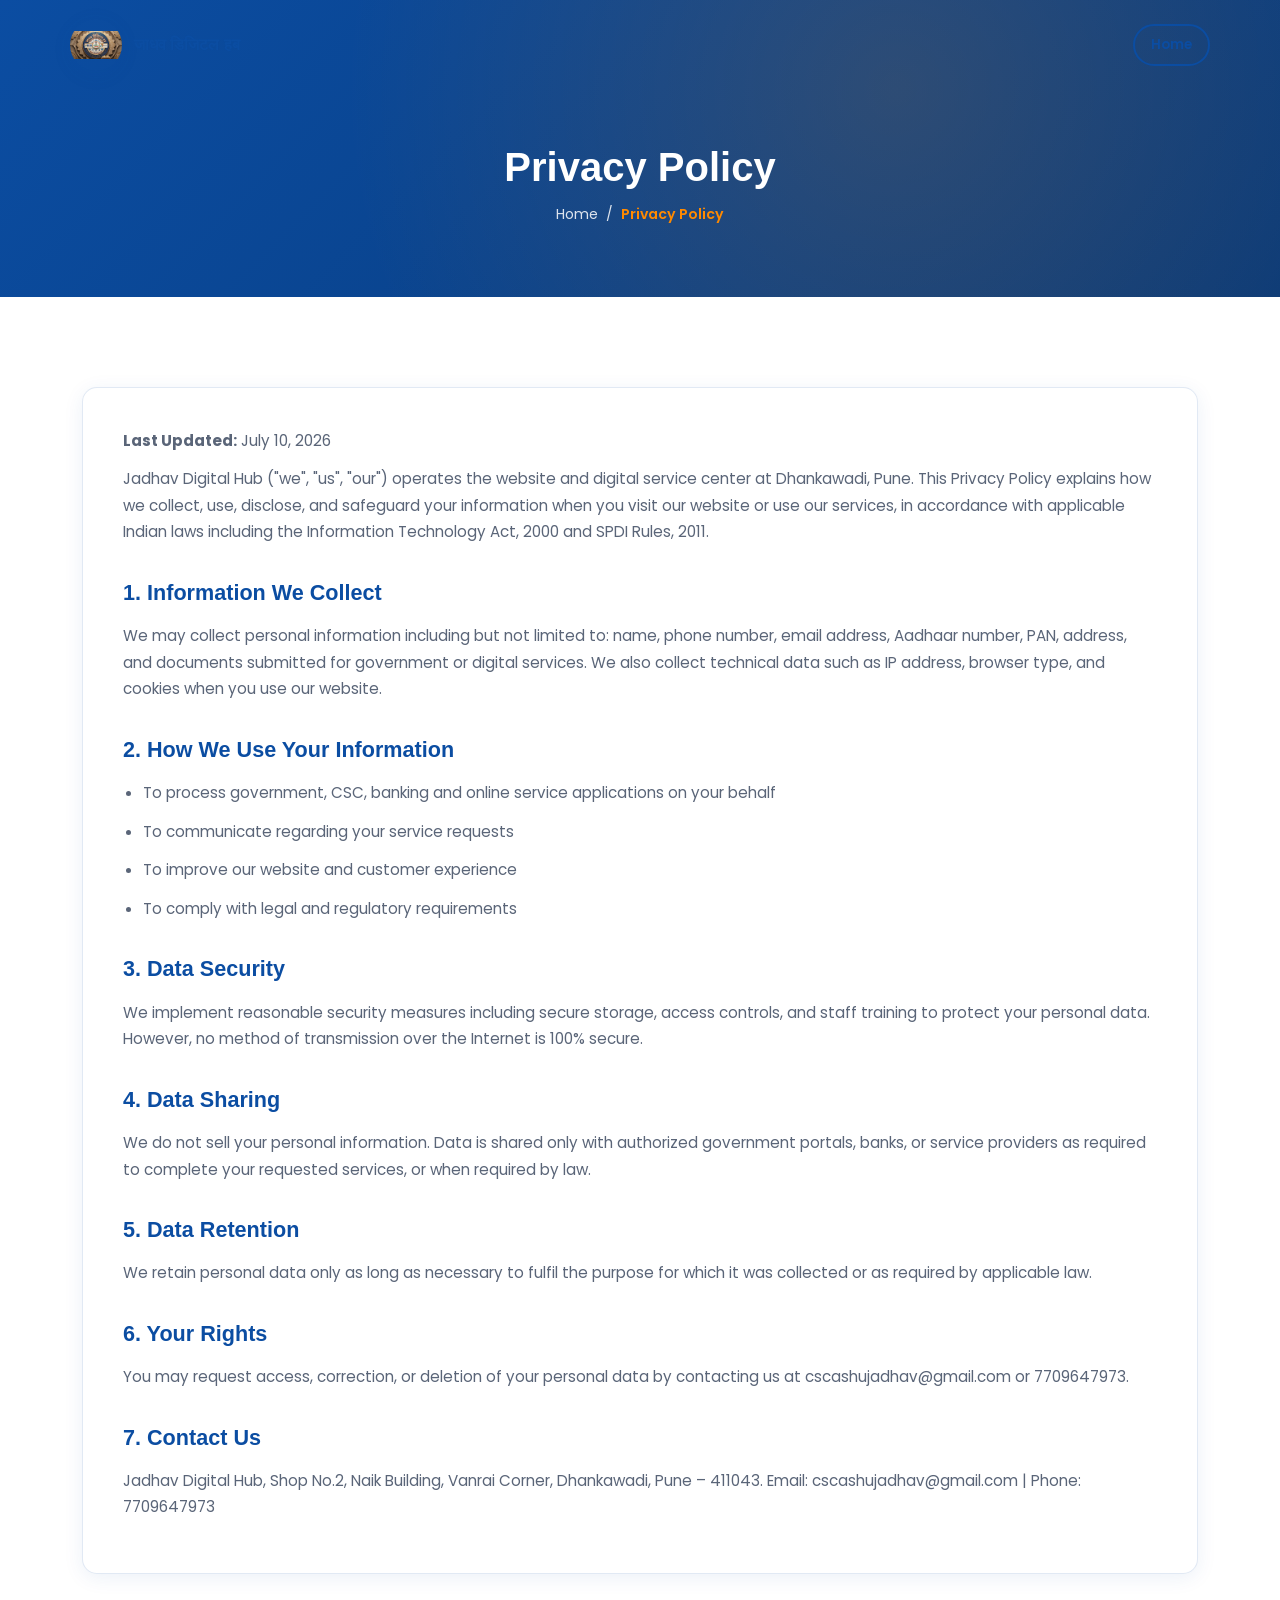
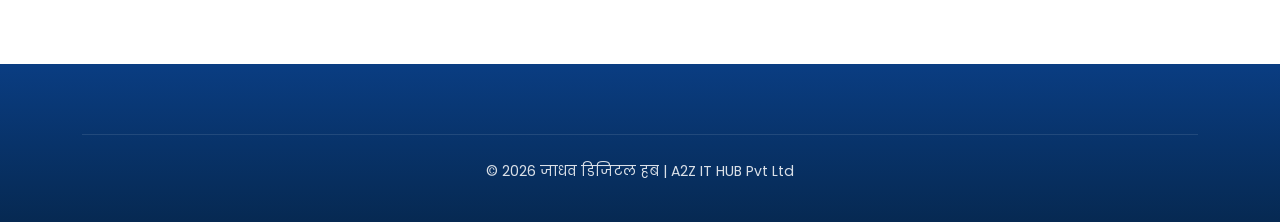
<file: privacy-policy.html>
<!DOCTYPE html>
<html lang="en">
<head>
  <meta charset="UTF-8">
  <meta name="viewport" content="width=device-width, initial-scale=1.0">
  <title>Privacy Policy | जाधव डिजिटल हब</title>
  <meta name="description" content="Privacy Policy of Jadhav Digital Hub, Pune. How we collect, use and protect your personal information.">
  <link rel="canonical" href="https://www.jadhavdigitalhub.com/privacy-policy.html">
  <link rel="icon" type="image/png" href="logo.png">
  <link href="https://fonts.googleapis.com/css2?family=Poppins:wght@400;500;600;700&display=swap" rel="stylesheet">
  <link href="https://cdn.jsdelivr.net/npm/bootstrap@5.3.3/dist/css/bootstrap.min.css" rel="stylesheet">
  <link href="https://cdn.jsdelivr.net/npm/bootstrap-icons@1.11.3/font/bootstrap-icons.min.css" rel="stylesheet">
  <link rel="stylesheet" href="style.css">
  <link rel="stylesheet" href="responsive.css">
</head>
<body>
  <header class="site-header scrolled"><nav class="navbar navbar-expand-lg container"><a class="navbar-brand" href="index.html"><img src="logo.png" alt="Logo" class="brand-logo" width="52" height="52"><span class="brand-name font-devanagari" style="color:var(--primary)">जाधव डिजिटल हब</span></a><a href="index.html" class="btn-outline-primary-custom btn-sm-custom">Home</a></nav></header>
  <main>
    <section class="page-banner"><div class="container"><h1>Privacy Policy</h1><nav class="breadcrumb-custom"><a href="index.html">Home</a><span>/</span><span class="active">Privacy Policy</span></nav></div></section>
    <section class="section-padding"><div class="container"><div class="policy-content">
      <p><strong>Last Updated:</strong> July 10, 2026</p>
      <p>Jadhav Digital Hub ("we", "us", "our") operates the website and digital service center at Dhankawadi, Pune. This Privacy Policy explains how we collect, use, disclose, and safeguard your information when you visit our website or use our services, in accordance with applicable Indian laws including the Information Technology Act, 2000 and SPDI Rules, 2011.</p>
      <h2>1. Information We Collect</h2>
      <p>We may collect personal information including but not limited to: name, phone number, email address, Aadhaar number, PAN, address, and documents submitted for government or digital services. We also collect technical data such as IP address, browser type, and cookies when you use our website.</p>
      <h2>2. How We Use Your Information</h2>
      <ul><li>To process government, CSC, banking and online service applications on your behalf</li><li>To communicate regarding your service requests</li><li>To improve our website and customer experience</li><li>To comply with legal and regulatory requirements</li></ul>
      <h2>3. Data Security</h2>
      <p>We implement reasonable security measures including secure storage, access controls, and staff training to protect your personal data. However, no method of transmission over the Internet is 100% secure.</p>
      <h2>4. Data Sharing</h2>
      <p>We do not sell your personal information. Data is shared only with authorized government portals, banks, or service providers as required to complete your requested services, or when required by law.</p>
      <h2>5. Data Retention</h2>
      <p>We retain personal data only as long as necessary to fulfil the purpose for which it was collected or as required by applicable law.</p>
      <h2>6. Your Rights</h2>
      <p>You may request access, correction, or deletion of your personal data by contacting us at cscashujadhav@gmail.com or 7709647973.</p>
      <h2>7. Contact Us</h2>
      <p>Jadhav Digital Hub, Shop No.2, Naik Building, Vanrai Corner, Dhankawadi, Pune – 411043. Email: cscashujadhav@gmail.com | Phone: 7709647973</p>
    </div></div></section>
  </main>
  <footer class="site-footer"><div class="container"><div class="footer-bottom mt-0 pt-4"><p>&copy; 2026 जाधव डिजिटल हब | A2Z IT HUB Pvt Ltd</p></div></div></footer>
  <script src="https://cdn.jsdelivr.net/npm/bootstrap@5.3.3/dist/js/bootstrap.bundle.min.js"></script>
  <script src="script.js"></script>
</body>
</html>
</file>
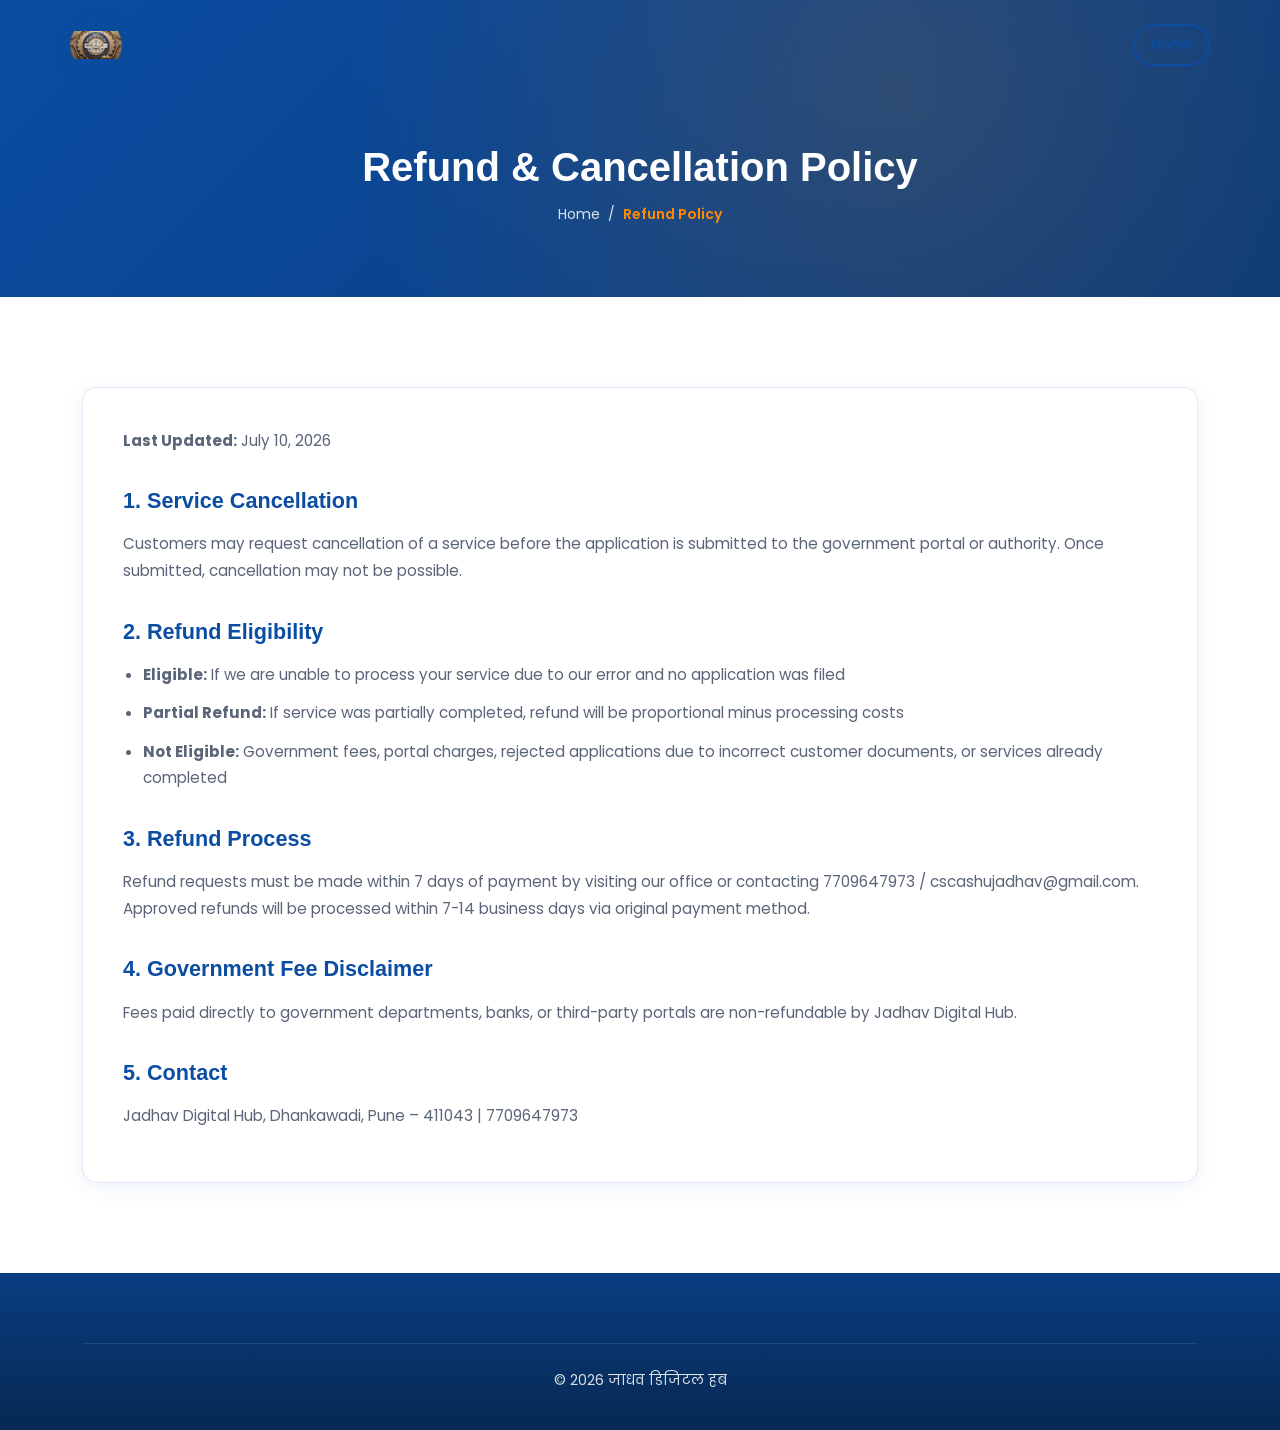
<file: refund-cancellation-policy.html>
<!DOCTYPE html>
<html lang="en">
<head>
  <meta charset="UTF-8">
  <meta name="viewport" content="width=device-width, initial-scale=1.0">
  <title>Refund & Cancellation Policy | जाधव डिजिटल हब</title>
  <meta name="description" content="Refund and Cancellation Policy of Jadhav Digital Hub digital services.">
  <link rel="canonical" href="https://www.jadhavdigitalhub.com/refund-cancellation-policy.html">
  <link rel="icon" type="image/png" href="logo.png">
  <link href="https://fonts.googleapis.com/css2?family=Poppins:wght@400;500;600;700&display=swap" rel="stylesheet">
  <link href="https://cdn.jsdelivr.net/npm/bootstrap@5.3.3/dist/css/bootstrap.min.css" rel="stylesheet">
  <link rel="stylesheet" href="style.css">
  <link rel="stylesheet" href="responsive.css">
</head>
<body>
  <header class="site-header scrolled"><nav class="navbar navbar-expand-lg container"><a class="navbar-brand" href="index.html"><img src="logo.png" alt="Logo" class="brand-logo" width="52" height="52"></a><a href="index.html" class="btn-outline-primary-custom btn-sm-custom">Home</a></nav></header>
  <main>
    <section class="page-banner"><div class="container"><h1>Refund &amp; Cancellation Policy</h1><nav class="breadcrumb-custom"><a href="index.html">Home</a><span>/</span><span class="active">Refund Policy</span></nav></div></section>
    <section class="section-padding"><div class="container"><div class="policy-content">
      <p><strong>Last Updated:</strong> July 10, 2026</p>
      <h2>1. Service Cancellation</h2>
      <p>Customers may request cancellation of a service before the application is submitted to the government portal or authority. Once submitted, cancellation may not be possible.</p>
      <h2>2. Refund Eligibility</h2>
      <ul><li><strong>Eligible:</strong> If we are unable to process your service due to our error and no application was filed</li><li><strong>Partial Refund:</strong> If service was partially completed, refund will be proportional minus processing costs</li><li><strong>Not Eligible:</strong> Government fees, portal charges, rejected applications due to incorrect customer documents, or services already completed</li></ul>
      <h2>3. Refund Process</h2>
      <p>Refund requests must be made within 7 days of payment by visiting our office or contacting 7709647973 / cscashujadhav@gmail.com. Approved refunds will be processed within 7-14 business days via original payment method.</p>
      <h2>4. Government Fee Disclaimer</h2>
      <p>Fees paid directly to government departments, banks, or third-party portals are non-refundable by Jadhav Digital Hub.</p>
      <h2>5. Contact</h2>
      <p>Jadhav Digital Hub, Dhankawadi, Pune – 411043 | 7709647973</p>
    </div></div></section>
  </main>
  <footer class="site-footer"><div class="container"><div class="footer-bottom mt-0 pt-4"><p>&copy; 2026 जाधव डिजिटल हब</p></div></div></footer>
  <script src="script.js"></script>
</body>
</html>
</file>
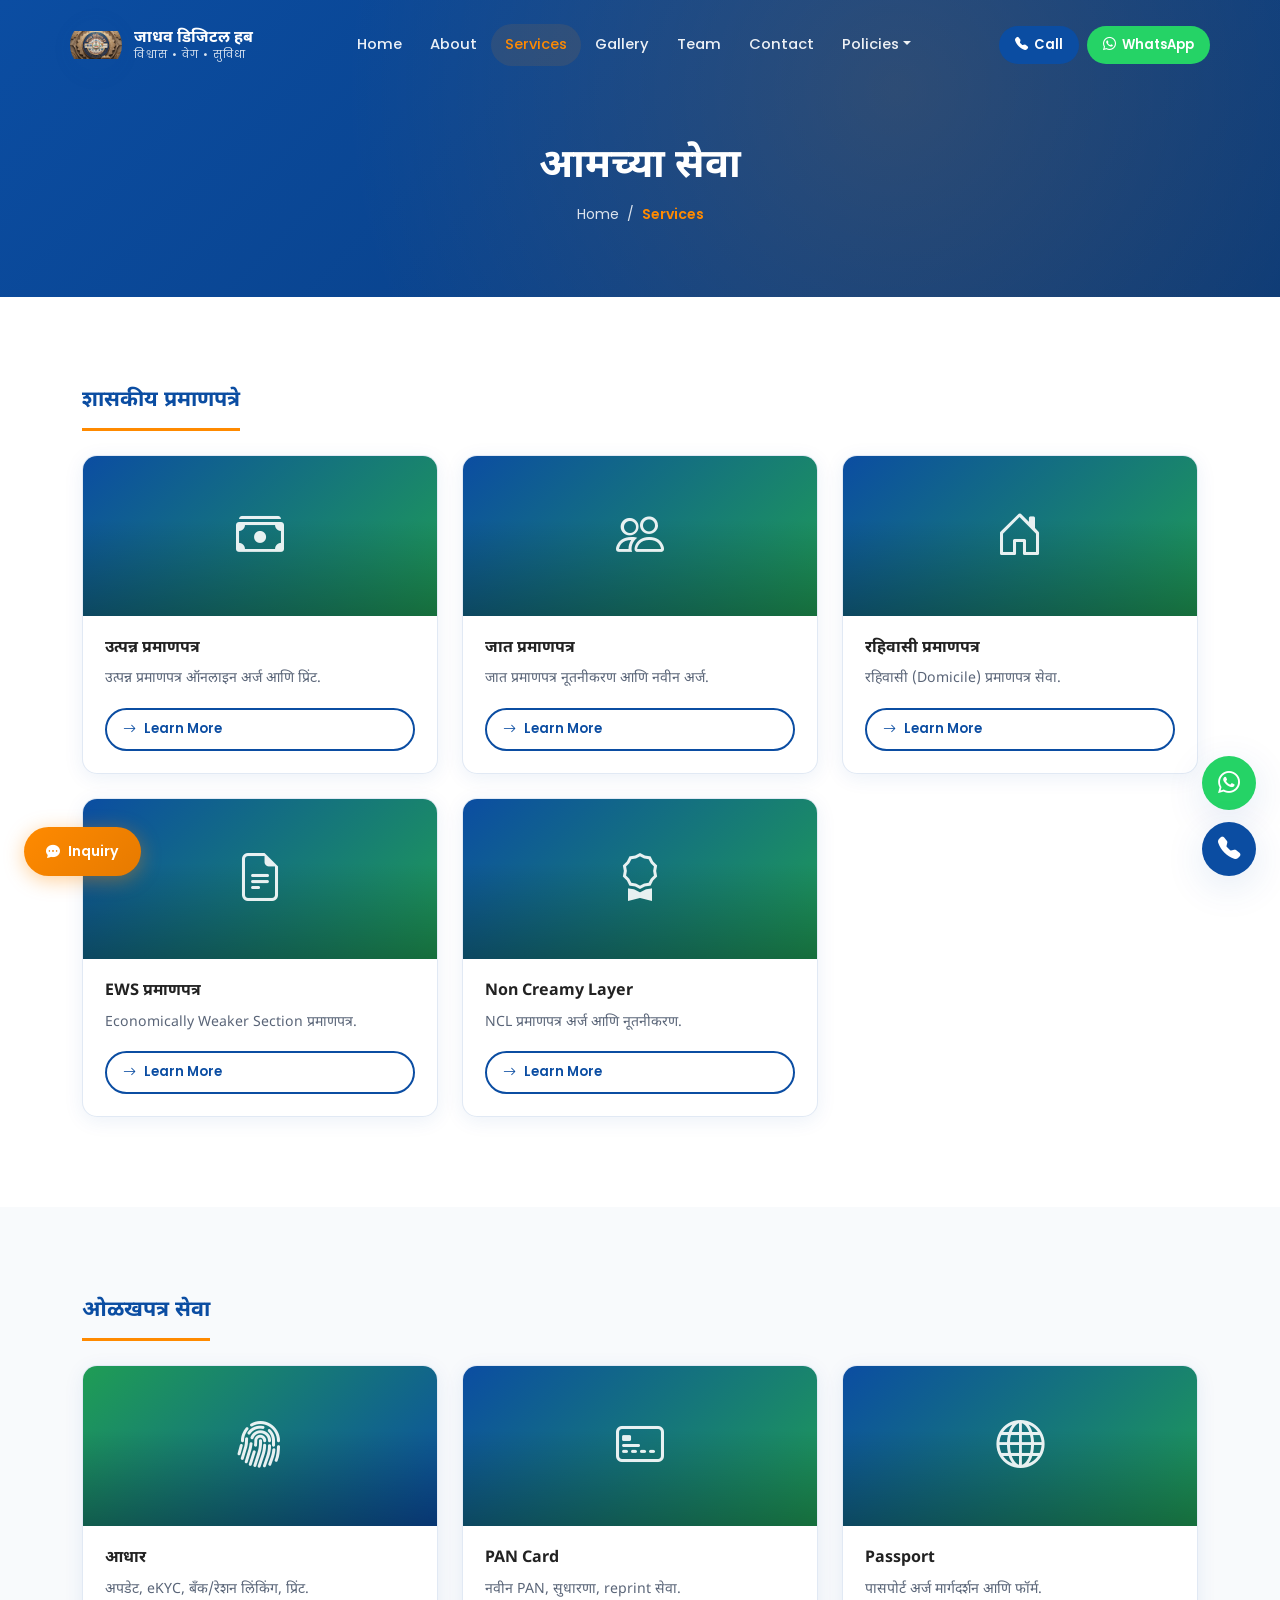
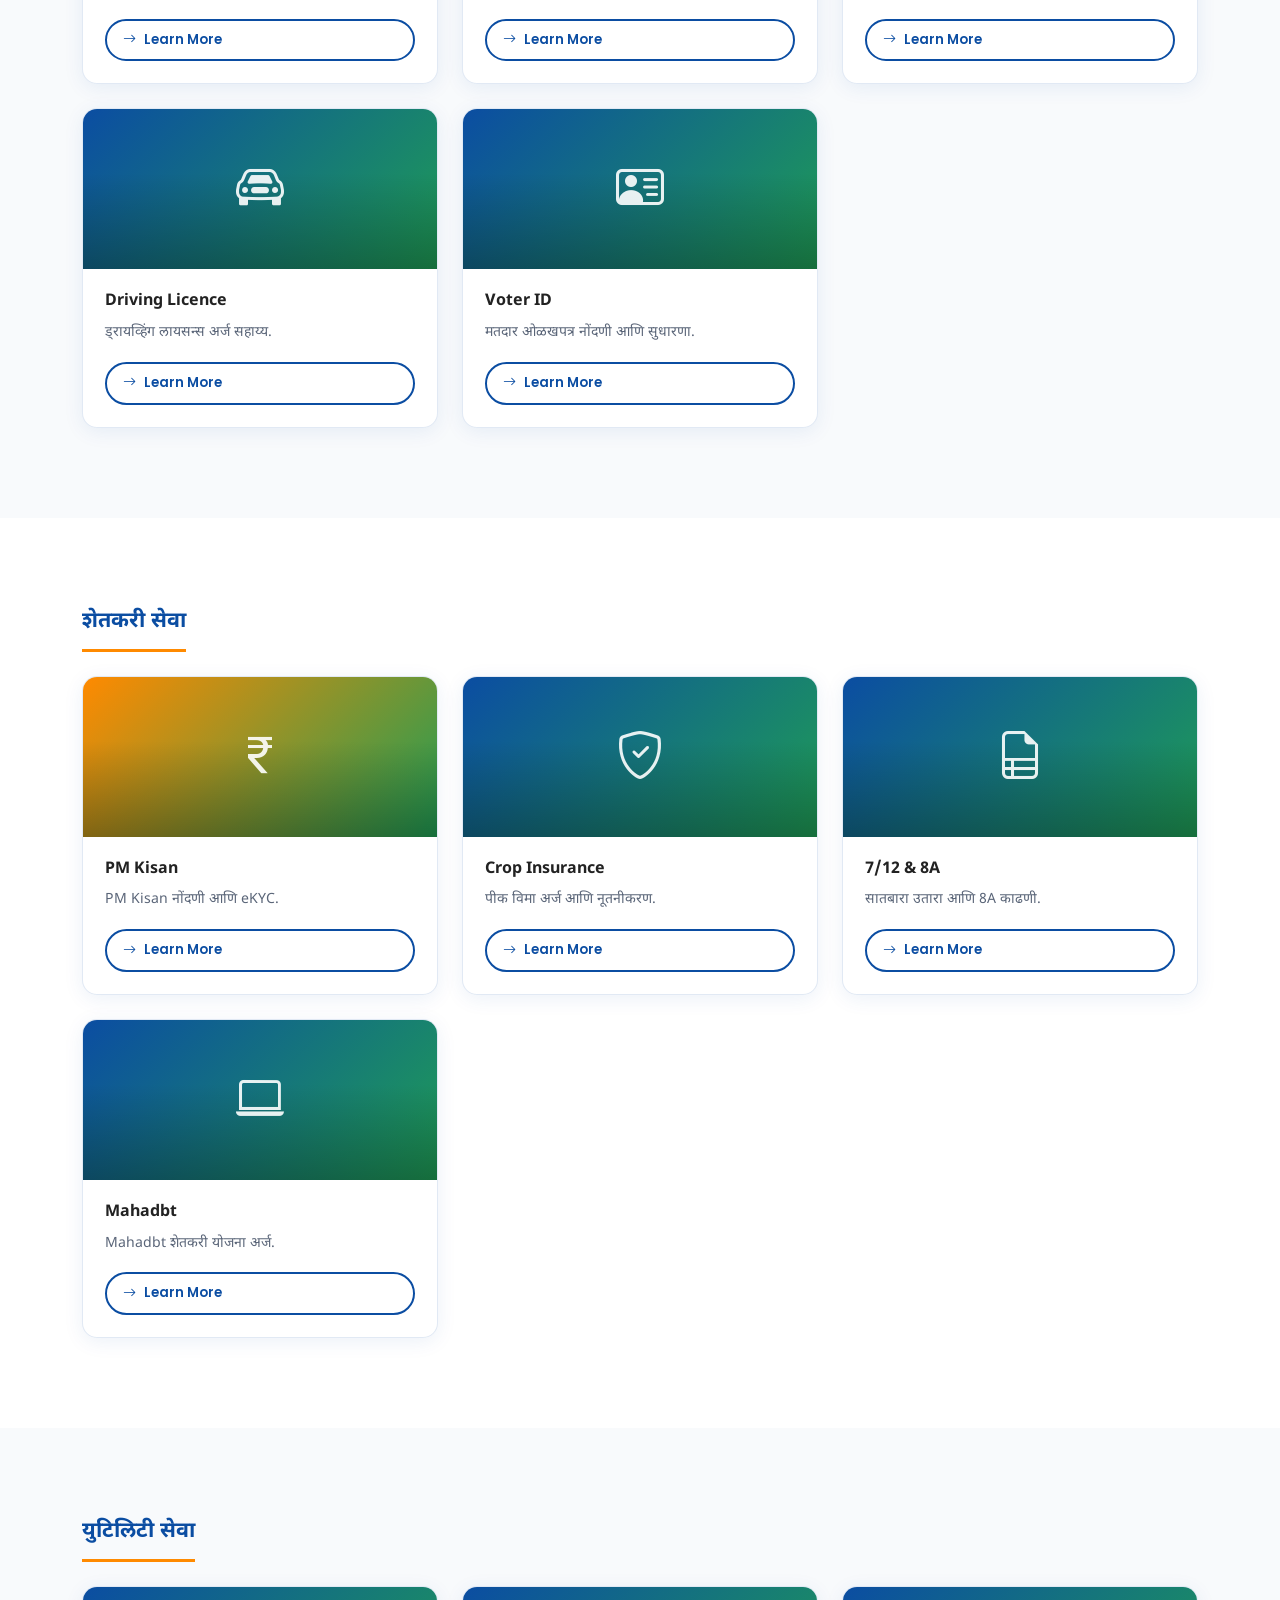
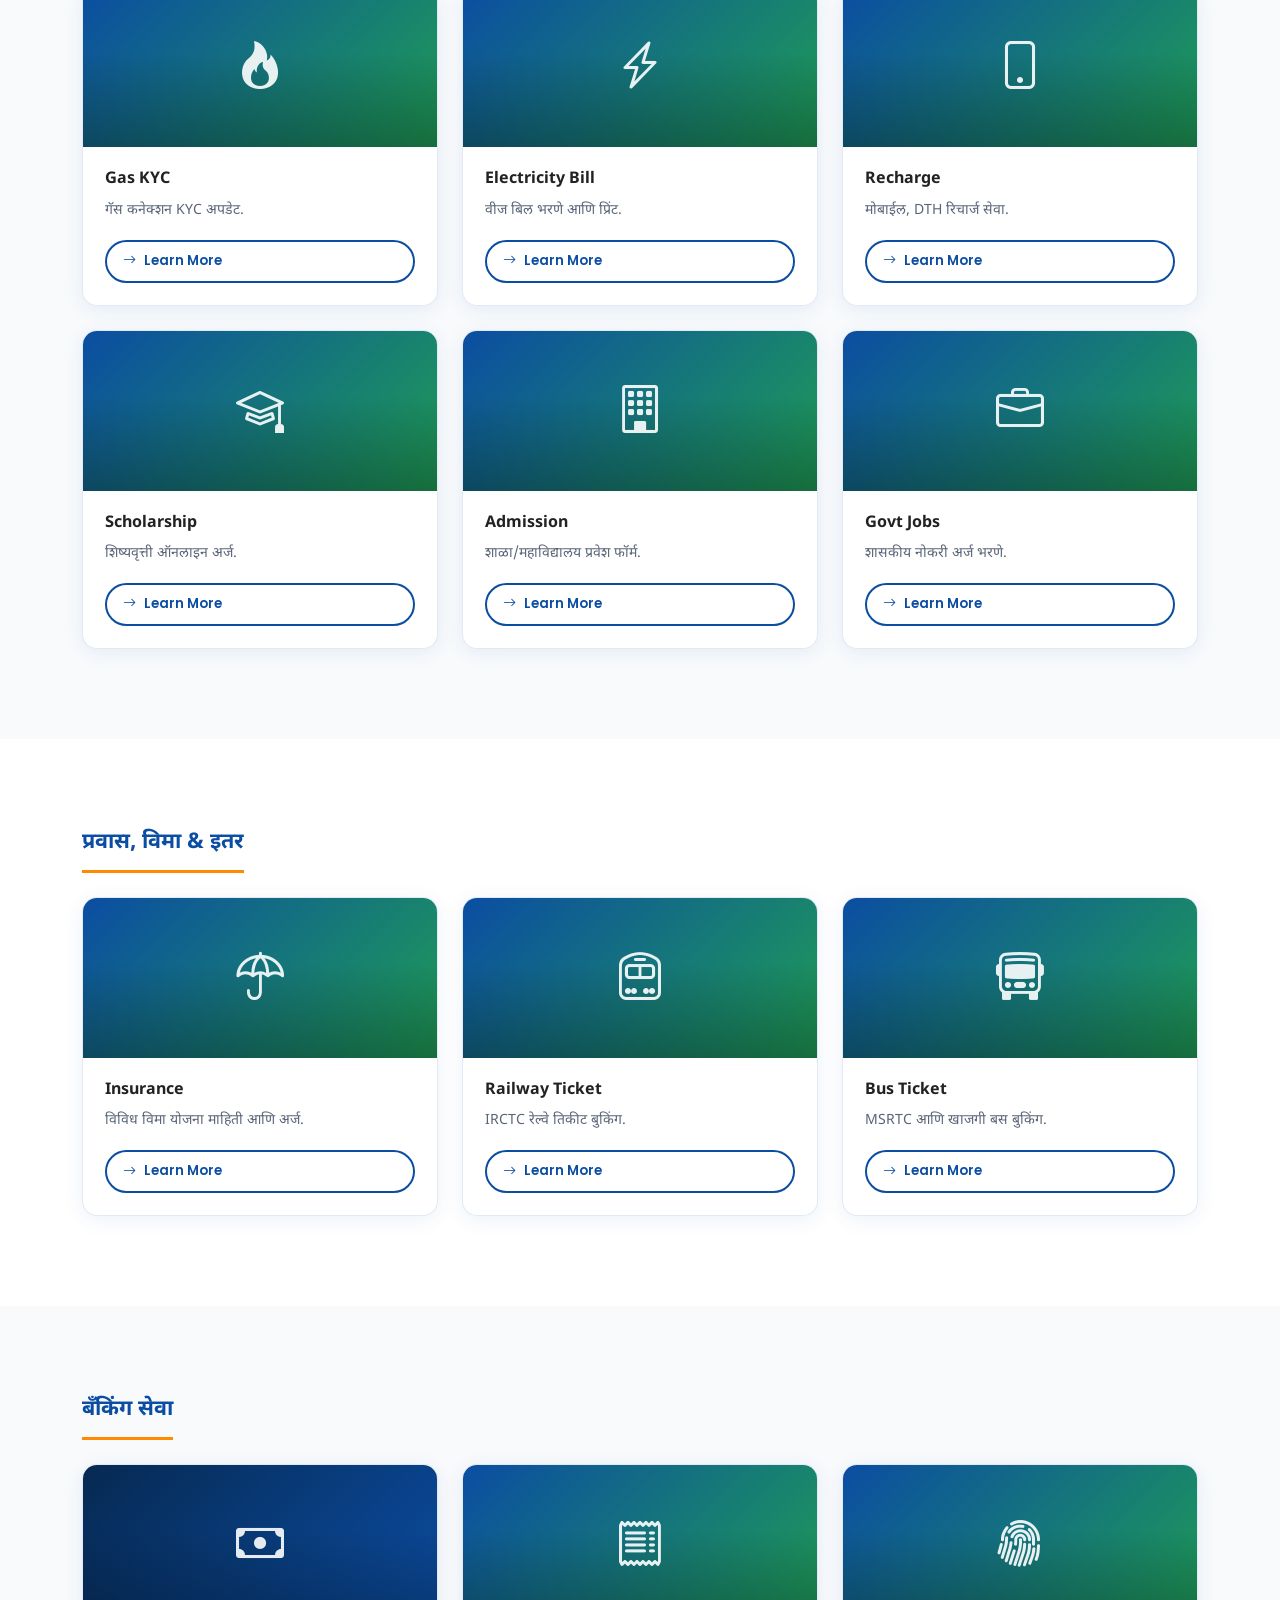
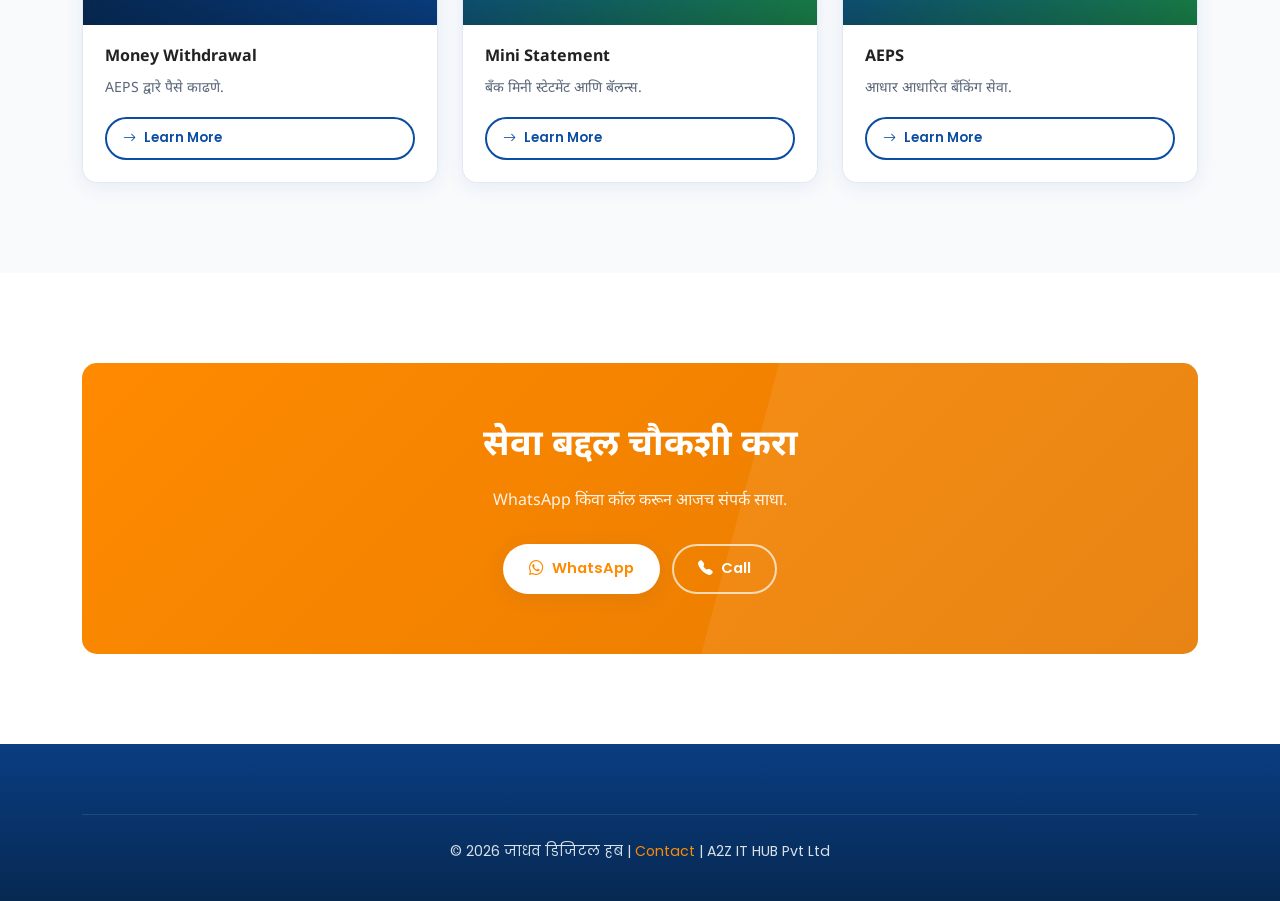
<file: services.html>
<!DOCTYPE html>
<html lang="mr">
<head>
  <meta charset="UTF-8">
  <meta name="viewport" content="width=device-width, initial-scale=1.0">
  <title>Services | जाधव डिजिटल हब - Government & Digital Services Pune</title>
  <meta name="description" content="आधार, PAN, रेशन कार्ड, शासकीय प्रमाणपत्र, शेतकरी योजना, बँकिंग, रेल्वे बुकिंग — सर्व सेवा जाधव डिजिटल हब, धनकवडी पुणे.">
  <link rel="canonical" href="https://www.jadhavdigitalhub.com/services.html">
  <link rel="icon" type="image/png" href="logo.png">
  <link href="https://fonts.googleapis.com/css2?family=Noto+Sans+Devanagari:wght@400;500;600;700&family=Poppins:wght@400;500;600;700&display=swap" rel="stylesheet">
  <link href="https://cdn.jsdelivr.net/npm/bootstrap@5.3.3/dist/css/bootstrap.min.css" rel="stylesheet">
  <link href="https://cdn.jsdelivr.net/npm/bootstrap-icons@1.11.3/font/bootstrap-icons.min.css" rel="stylesheet">
  <link href="https://unpkg.com/aos@2.3.1/dist/aos.css" rel="stylesheet">
  <link rel="stylesheet" href="style.css">
  <link rel="stylesheet" href="responsive.css">
</head>
<body>
  <div id="page-loader"><div class="loader-spinner"></div><p class="loader-text">लोड होत आहे...</p></div>
  <header class="site-header scrolled"><nav class="navbar navbar-expand-lg container">
    <a class="navbar-brand" href="index.html"><img src="logo.png" alt="Logo" class="brand-logo" width="52" height="52"><span class="brand-text"><span class="brand-name font-devanagari">जाधव डिजिटल हब</span><span class="brand-tagline">विश्वास • वेग • सुविधा</span></span></a>
    <div class="navbar-menu-wrap d-none d-lg-flex align-items-center"><ul class="navbar-nav flex-row">
      <li class="nav-item"><a class="nav-link" href="index.html" data-page="index.html">Home</a></li>
      <li class="nav-item"><a class="nav-link" href="about.html" data-page="about.html">About</a></li>
      <li class="nav-item"><a class="nav-link active" href="services.html" data-page="services.html">Services</a></li>
      <li class="nav-item"><a class="nav-link" href="gallery.html" data-page="gallery.html">Gallery</a></li>
      <li class="nav-item"><a class="nav-link" href="team.html" data-page="team.html">Team</a></li>
      <li class="nav-item"><a class="nav-link" href="contact.html" data-page="contact.html">Contact</a></li>
      <li class="nav-item dropdown"><a class="nav-link dropdown-toggle" href="#" data-bs-toggle="dropdown">Policies</a><ul class="dropdown-menu"><li><a class="dropdown-item" href="privacy-policy.html">Privacy Policy</a></li><li><a class="dropdown-item" href="terms-and-conditions.html">Terms</a></li></ul></li>
    </ul></div>
    <div class="header-actions d-none d-lg-flex"><a href="tel:+917709647973" class="btn-call btn-sm-custom"><i class="bi bi-telephone-fill"></i> Call</a><a href="https://wa.me/917709647973" target="_blank" rel="noopener" class="btn-whatsapp btn-sm-custom"><i class="bi bi-whatsapp"></i> WhatsApp</a></div>
    <button class="navbar-toggler d-lg-none" data-bs-toggle="offcanvas" data-bs-target="#mobileMenu"><i class="bi bi-list"></i></button>
  </nav></header>
  <div class="offcanvas offcanvas-end" id="mobileMenu"><div class="offcanvas-header"><h5 class="offcanvas-title font-devanagari">Menu</h5><button class="btn-close" data-bs-dismiss="offcanvas"></button></div><div class="offcanvas-body"><nav class="nav flex-column"><a class="nav-link" href="index.html">Home</a><a class="nav-link active" href="services.html">Services</a><a class="nav-link" href="contact.html">Contact</a></nav></div></div>

  <main>
    <section class="page-banner"><div class="container"><h1 class="font-devanagari" data-aos="fade-up">आमच्या सेवा</h1><nav class="breadcrumb-custom"><a href="index.html">Home</a><span>/</span><span class="active">Services</span></nav></div></section>

    <section class="section-padding" id="government">
      <div class="container">
        <h3 class="service-category-title font-devanagari" data-aos="fade-up">शासकीय प्रमाणपत्रे</h3>
        <div class="row g-4">
          <div class="col-sm-6 col-lg-4" data-aos="fade-up"><div class="service-card"><div class="service-card-img"><i class="bi bi-cash-stack service-icon"></i></div><div class="service-card-body"><h5 class="font-devanagari">उत्पन्न प्रमाणपत्र</h5><p class="font-devanagari">उत्पन्न प्रमाणपत्र ऑनलाइन अर्ज आणि प्रिंट.</p><a href="contact.html" class="btn-outline-primary-custom btn-sm-custom"><i class="bi bi-arrow-right"></i> Learn More</a></div></div></div>
          <div class="col-sm-6 col-lg-4" data-aos="fade-up"><div class="service-card"><div class="service-card-img"><i class="bi bi-people service-icon"></i></div><div class="service-card-body"><h5 class="font-devanagari">जात प्रमाणपत्र</h5><p class="font-devanagari">जात प्रमाणपत्र नूतनीकरण आणि नवीन अर्ज.</p><a href="contact.html" class="btn-outline-primary-custom btn-sm-custom"><i class="bi bi-arrow-right"></i> Learn More</a></div></div></div>
          <div class="col-sm-6 col-lg-4" data-aos="fade-up"><div class="service-card"><div class="service-card-img"><i class="bi bi-house-door service-icon"></i></div><div class="service-card-body"><h5 class="font-devanagari">रहिवासी प्रमाणपत्र</h5><p class="font-devanagari">रहिवासी (Domicile) प्रमाणपत्र सेवा.</p><a href="contact.html" class="btn-outline-primary-custom btn-sm-custom"><i class="bi bi-arrow-right"></i> Learn More</a></div></div></div>
          <div class="col-sm-6 col-lg-4" data-aos="fade-up"><div class="service-card"><div class="service-card-img"><i class="bi bi-file-earmark-text service-icon"></i></div><div class="service-card-body"><h5 class="font-devanagari">EWS प्रमाणपत्र</h5><p class="font-devanagari">Economically Weaker Section प्रमाणपत्र.</p><a href="contact.html" class="btn-outline-primary-custom btn-sm-custom"><i class="bi bi-arrow-right"></i> Learn More</a></div></div></div>
          <div class="col-sm-6 col-lg-4" data-aos="fade-up"><div class="service-card"><div class="service-card-img"><i class="bi bi-award service-icon"></i></div><div class="service-card-body"><h5 class="font-devanagari">Non Creamy Layer</h5><p class="font-devanagari">NCL प्रमाणपत्र अर्ज आणि नूतनीकरण.</p><a href="contact.html" class="btn-outline-primary-custom btn-sm-custom"><i class="bi bi-arrow-right"></i> Learn More</a></div></div></div>
        </div>
      </div>
    </section>

    <section class="section-padding bg-light-custom" id="identity">
      <div class="container">
        <h3 class="service-category-title font-devanagari" data-aos="fade-up">ओळखपत्र सेवा</h3>
        <div class="row g-4">
          <div class="col-sm-6 col-lg-4" data-aos="fade-up"><div class="service-card"><div class="service-card-img" style="background:linear-gradient(135deg,#1F9D55,#0B4DA2)"><i class="bi bi-fingerprint service-icon"></i></div><div class="service-card-body"><h5 class="font-devanagari">आधार</h5><p class="font-devanagari">अपडेट, eKYC, बँक/रेशन लिंकिंग, प्रिंट.</p><a href="contact.html" class="btn-outline-primary-custom btn-sm-custom"><i class="bi bi-arrow-right"></i> Learn More</a></div></div></div>
          <div class="col-sm-6 col-lg-4" data-aos="fade-up"><div class="service-card"><div class="service-card-img"><i class="bi bi-credit-card-2-front service-icon"></i></div><div class="service-card-body"><h5 class="font-devanagari">PAN Card</h5><p class="font-devanagari">नवीन PAN, सुधारणा, reprint सेवा.</p><a href="contact.html" class="btn-outline-primary-custom btn-sm-custom"><i class="bi bi-arrow-right"></i> Learn More</a></div></div></div>
          <div class="col-sm-6 col-lg-4" data-aos="fade-up"><div class="service-card"><div class="service-card-img"><i class="bi bi-globe service-icon"></i></div><div class="service-card-body"><h5 class="font-devanagari">Passport</h5><p class="font-devanagari">पासपोर्ट अर्ज मार्गदर्शन आणि फॉर्म.</p><a href="contact.html" class="btn-outline-primary-custom btn-sm-custom"><i class="bi bi-arrow-right"></i> Learn More</a></div></div></div>
          <div class="col-sm-6 col-lg-4" data-aos="fade-up"><div class="service-card"><div class="service-card-img"><i class="bi bi-car-front service-icon"></i></div><div class="service-card-body"><h5 class="font-devanagari">Driving Licence</h5><p class="font-devanagari">ड्रायव्हिंग लायसन्स अर्ज सहाय्य.</p><a href="contact.html" class="btn-outline-primary-custom btn-sm-custom"><i class="bi bi-arrow-right"></i> Learn More</a></div></div></div>
          <div class="col-sm-6 col-lg-4" data-aos="fade-up"><div class="service-card"><div class="service-card-img"><i class="bi bi-person-vcard service-icon"></i></div><div class="service-card-body"><h5 class="font-devanagari">Voter ID</h5><p class="font-devanagari">मतदार ओळखपत्र नोंदणी आणि सुधारणा.</p><a href="contact.html" class="btn-outline-primary-custom btn-sm-custom"><i class="bi bi-arrow-right"></i> Learn More</a></div></div></div>
        </div>
      </div>
    </section>

    <section class="section-padding" id="farmer">
      <div class="container">
        <h3 class="service-category-title font-devanagari" data-aos="fade-up">शेतकरी सेवा</h3>
        <div class="row g-4">
          <div class="col-sm-6 col-lg-4" data-aos="fade-up"><div class="service-card"><div class="service-card-img" style="background:linear-gradient(135deg,#FF8A00,#1F9D55)"><i class="bi bi-currency-rupee service-icon"></i></div><div class="service-card-body"><h5 class="font-devanagari">PM Kisan</h5><p class="font-devanagari">PM Kisan नोंदणी आणि eKYC.</p><a href="contact.html" class="btn-outline-primary-custom btn-sm-custom"><i class="bi bi-arrow-right"></i> Learn More</a></div></div></div>
          <div class="col-sm-6 col-lg-4" data-aos="fade-up"><div class="service-card"><div class="service-card-img"><i class="bi bi-shield-check service-icon"></i></div><div class="service-card-body"><h5 class="font-devanagari">Crop Insurance</h5><p class="font-devanagari">पीक विमा अर्ज आणि नूतनीकरण.</p><a href="contact.html" class="btn-outline-primary-custom btn-sm-custom"><i class="bi bi-arrow-right"></i> Learn More</a></div></div></div>
          <div class="col-sm-6 col-lg-4" data-aos="fade-up"><div class="service-card"><div class="service-card-img"><i class="bi bi-file-earmark-ruled service-icon"></i></div><div class="service-card-body"><h5 class="font-devanagari">7/12 &amp; 8A</h5><p class="font-devanagari">सातबारा उतारा आणि 8A काढणी.</p><a href="contact.html" class="btn-outline-primary-custom btn-sm-custom"><i class="bi bi-arrow-right"></i> Learn More</a></div></div></div>
          <div class="col-sm-6 col-lg-4" data-aos="fade-up"><div class="service-card"><div class="service-card-img"><i class="bi bi-laptop service-icon"></i></div><div class="service-card-body"><h5 class="font-devanagari">Mahadbt</h5><p class="font-devanagari">Mahadbt शेतकरी योजना अर्ज.</p><a href="contact.html" class="btn-outline-primary-custom btn-sm-custom"><i class="bi bi-arrow-right"></i> Learn More</a></div></div></div>
        </div>
      </div>
    </section>

    <section class="section-padding bg-light-custom" id="utility">
      <div class="container">
        <h3 class="service-category-title font-devanagari" data-aos="fade-up">युटिलिटी सेवा</h3>
        <div class="row g-4">
          <div class="col-sm-6 col-lg-4" data-aos="fade-up"><div class="service-card"><div class="service-card-img"><i class="bi bi-fire service-icon"></i></div><div class="service-card-body"><h5 class="font-devanagari">Gas KYC</h5><p class="font-devanagari">गॅस कनेक्शन KYC अपडेट.</p><a href="contact.html" class="btn-outline-primary-custom btn-sm-custom"><i class="bi bi-arrow-right"></i> Learn More</a></div></div></div>
          <div class="col-sm-6 col-lg-4" data-aos="fade-up"><div class="service-card"><div class="service-card-img"><i class="bi bi-lightning-charge service-icon"></i></div><div class="service-card-body"><h5 class="font-devanagari">Electricity Bill</h5><p class="font-devanagari">वीज बिल भरणे आणि प्रिंट.</p><a href="contact.html" class="btn-outline-primary-custom btn-sm-custom"><i class="bi bi-arrow-right"></i> Learn More</a></div></div></div>
          <div class="col-sm-6 col-lg-4" data-aos="fade-up"><div class="service-card"><div class="service-card-img"><i class="bi bi-phone service-icon"></i></div><div class="service-card-body"><h5 class="font-devanagari">Recharge</h5><p class="font-devanagari">मोबाईल, DTH रिचार्ज सेवा.</p><a href="contact.html" class="btn-outline-primary-custom btn-sm-custom"><i class="bi bi-arrow-right"></i> Learn More</a></div></div></div>
          <div class="col-sm-6 col-lg-4" data-aos="fade-up"><div class="service-card"><div class="service-card-img"><i class="bi bi-mortarboard service-icon"></i></div><div class="service-card-body"><h5 class="font-devanagari">Scholarship</h5><p class="font-devanagari">शिष्यवृत्ती ऑनलाइन अर्ज.</p><a href="contact.html" class="btn-outline-primary-custom btn-sm-custom"><i class="bi bi-arrow-right"></i> Learn More</a></div></div></div>
          <div class="col-sm-6 col-lg-4" data-aos="fade-up"><div class="service-card"><div class="service-card-img"><i class="bi bi-building service-icon"></i></div><div class="service-card-body"><h5 class="font-devanagari">Admission</h5><p class="font-devanagari">शाळा/महाविद्यालय प्रवेश फॉर्म.</p><a href="contact.html" class="btn-outline-primary-custom btn-sm-custom"><i class="bi bi-arrow-right"></i> Learn More</a></div></div></div>
          <div class="col-sm-6 col-lg-4" data-aos="fade-up"><div class="service-card"><div class="service-card-img"><i class="bi bi-briefcase service-icon"></i></div><div class="service-card-body"><h5 class="font-devanagari">Govt Jobs</h5><p class="font-devanagari">शासकीय नोकरी अर्ज भरणे.</p><a href="contact.html" class="btn-outline-primary-custom btn-sm-custom"><i class="bi bi-arrow-right"></i> Learn More</a></div></div></div>
        </div>
      </div>
    </section>

    <section class="section-padding" id="travel">
      <div class="container">
        <h3 class="service-category-title font-devanagari" data-aos="fade-up">प्रवास, विमा &amp; इतर</h3>
        <div class="row g-4">
          <div class="col-sm-6 col-lg-4" data-aos="fade-up"><div class="service-card"><div class="service-card-img"><i class="bi bi-umbrella service-icon"></i></div><div class="service-card-body"><h5 class="font-devanagari">Insurance</h5><p class="font-devanagari">विविध विमा योजना माहिती आणि अर्ज.</p><a href="contact.html" class="btn-outline-primary-custom btn-sm-custom"><i class="bi bi-arrow-right"></i> Learn More</a></div></div></div>
          <div class="col-sm-6 col-lg-4" data-aos="fade-up"><div class="service-card"><div class="service-card-img"><i class="bi bi-train-front service-icon"></i></div><div class="service-card-body"><h5 class="font-devanagari">Railway Ticket</h5><p class="font-devanagari">IRCTC रेल्वे तिकीट बुकिंग.</p><a href="contact.html" class="btn-outline-primary-custom btn-sm-custom"><i class="bi bi-arrow-right"></i> Learn More</a></div></div></div>
          <div class="col-sm-6 col-lg-4" data-aos="fade-up"><div class="service-card"><div class="service-card-img"><i class="bi bi-bus-front service-icon"></i></div><div class="service-card-body"><h5 class="font-devanagari">Bus Ticket</h5><p class="font-devanagari">MSRTC आणि खाजगी बस बुकिंग.</p><a href="contact.html" class="btn-outline-primary-custom btn-sm-custom"><i class="bi bi-arrow-right"></i> Learn More</a></div></div></div>
        </div>
      </div>
    </section>

    <section class="section-padding bg-light-custom" id="banking">
      <div class="container">
        <h3 class="service-category-title font-devanagari" data-aos="fade-up">बँकिंग सेवा</h3>
        <div class="row g-4">
          <div class="col-sm-6 col-lg-4" data-aos="fade-up"><div class="service-card"><div class="service-card-img" style="background:linear-gradient(135deg,#062952,#0B4DA2)"><i class="bi bi-cash service-icon"></i></div><div class="service-card-body"><h5 class="font-devanagari">Money Withdrawal</h5><p class="font-devanagari">AEPS द्वारे पैसे काढणे.</p><a href="contact.html" class="btn-outline-primary-custom btn-sm-custom"><i class="bi bi-arrow-right"></i> Learn More</a></div></div></div>
          <div class="col-sm-6 col-lg-4" data-aos="fade-up"><div class="service-card"><div class="service-card-img"><i class="bi bi-receipt service-icon"></i></div><div class="service-card-body"><h5 class="font-devanagari">Mini Statement</h5><p class="font-devanagari">बँक मिनी स्टेटमेंट आणि बॅलन्स.</p><a href="contact.html" class="btn-outline-primary-custom btn-sm-custom"><i class="bi bi-arrow-right"></i> Learn More</a></div></div></div>
          <div class="col-sm-6 col-lg-4" data-aos="fade-up"><div class="service-card"><div class="service-card-img"><i class="bi bi-fingerprint service-icon"></i></div><div class="service-card-body"><h5 class="font-devanagari">AEPS</h5><p class="font-devanagari">आधार आधारित बँकिंग सेवा.</p><a href="contact.html" class="btn-outline-primary-custom btn-sm-custom"><i class="bi bi-arrow-right"></i> Learn More</a></div></div></div>
        </div>
      </div>
    </section>

    <section class="section-padding"><div class="container"><div class="cta-section" data-aos="zoom-in"><h2 class="font-devanagari">सेवा बद्दल चौकशी करा</h2><p class="font-devanagari">WhatsApp किंवा कॉल करून आजच संपर्क साधा.</p><div class="cta-buttons"><a href="https://wa.me/917709647973" class="btn-primary-custom" target="_blank" rel="noopener"><i class="bi bi-whatsapp"></i> WhatsApp</a><a href="tel:+917709647973" class="btn-outline-custom"><i class="bi bi-telephone-fill"></i> Call</a></div></div></div></section>
  </main>

  <footer class="site-footer"><div class="container"><div class="footer-bottom mt-0 pt-4"><p>&copy; 2026 जाधव डिजिटल हब | <a href="contact.html">Contact</a> | A2Z IT HUB Pvt Ltd</p></div></div></footer>
  <a href="contact.html" class="floating-inquiry"><i class="bi bi-chat-dots-fill"></i><span>Inquiry</span></a>
  <div class="floating-buttons"><a href="https://wa.me/917709647973" class="floating-btn floating-whatsapp" target="_blank" rel="noopener"><i class="bi bi-whatsapp"></i></a><a href="tel:+917709647973" class="floating-btn floating-phone"><i class="bi bi-telephone-fill"></i></a></div>
  <button id="backToTop"><i class="bi bi-arrow-up"></i></button>
  <script src="https://cdn.jsdelivr.net/npm/bootstrap@5.3.3/dist/js/bootstrap.bundle.min.js"></script>
  <script src="https://unpkg.com/aos@2.3.1/dist/aos.js"></script>
  <script src="script.js"></script>
</body>
</html>
</file>
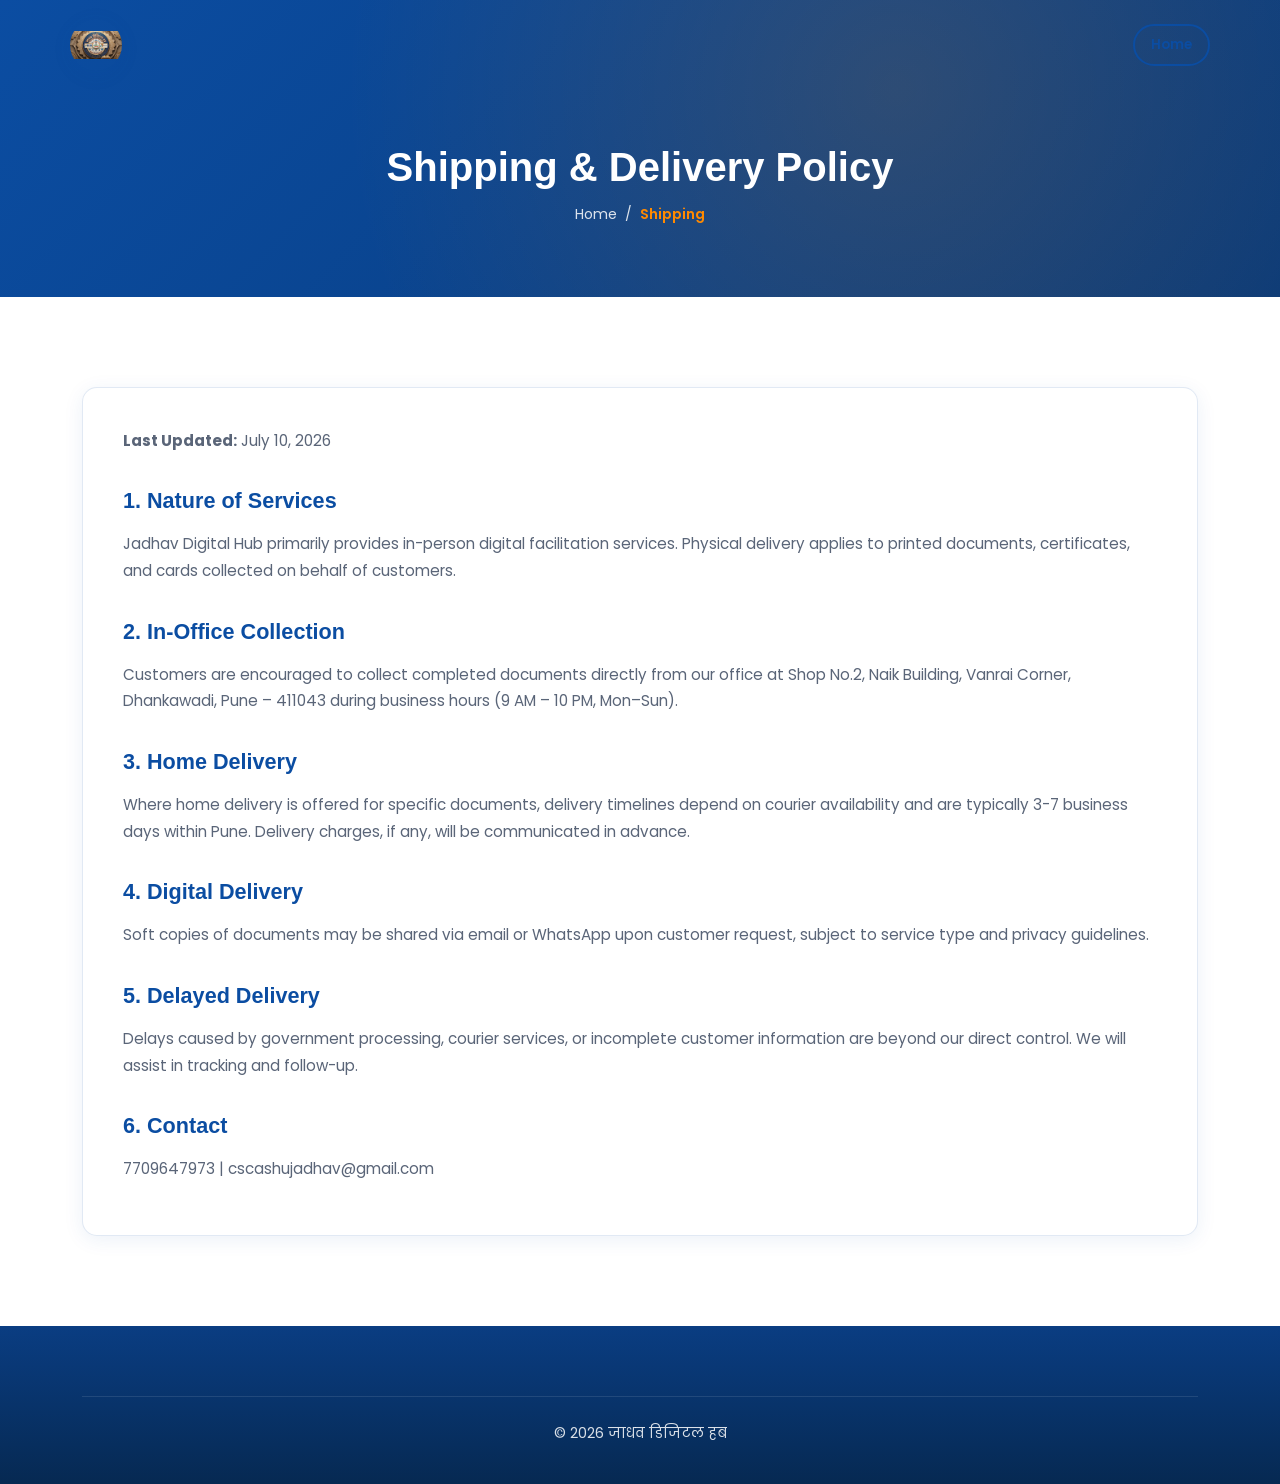
<file: shipping-delivery-policy.html>
<!DOCTYPE html>
<html lang="en">
<head>
  <meta charset="UTF-8">
  <meta name="viewport" content="width=device-width, initial-scale=1.0">
  <title>Shipping & Delivery Policy | जाधव डिजिटल हब</title>
  <meta name="description" content="Shipping and Delivery Policy for document delivery services at Jadhav Digital Hub.">
  <link rel="canonical" href="https://www.jadhavdigitalhub.com/shipping-delivery-policy.html">
  <link rel="icon" type="image/png" href="logo.png">
  <link href="https://fonts.googleapis.com/css2?family=Poppins:wght@400;500;600;700&display=swap" rel="stylesheet">
  <link href="https://cdn.jsdelivr.net/npm/bootstrap@5.3.3/dist/css/bootstrap.min.css" rel="stylesheet">
  <link rel="stylesheet" href="style.css">
  <link rel="stylesheet" href="responsive.css">
</head>
<body>
  <header class="site-header scrolled"><nav class="navbar navbar-expand-lg container"><a class="navbar-brand" href="index.html"><img src="logo.png" alt="Logo" class="brand-logo" width="52" height="52"></a><a href="index.html" class="btn-outline-primary-custom btn-sm-custom">Home</a></nav></header>
  <main>
    <section class="page-banner"><div class="container"><h1>Shipping &amp; Delivery Policy</h1><nav class="breadcrumb-custom"><a href="index.html">Home</a><span>/</span><span class="active">Shipping</span></nav></div></section>
    <section class="section-padding"><div class="container"><div class="policy-content">
      <p><strong>Last Updated:</strong> July 10, 2026</p>
      <h2>1. Nature of Services</h2>
      <p>Jadhav Digital Hub primarily provides in-person digital facilitation services. Physical delivery applies to printed documents, certificates, and cards collected on behalf of customers.</p>
      <h2>2. In-Office Collection</h2>
      <p>Customers are encouraged to collect completed documents directly from our office at Shop No.2, Naik Building, Vanrai Corner, Dhankawadi, Pune – 411043 during business hours (9 AM – 10 PM, Mon–Sun).</p>
      <h2>3. Home Delivery</h2>
      <p>Where home delivery is offered for specific documents, delivery timelines depend on courier availability and are typically 3-7 business days within Pune. Delivery charges, if any, will be communicated in advance.</p>
      <h2>4. Digital Delivery</h2>
      <p>Soft copies of documents may be shared via email or WhatsApp upon customer request, subject to service type and privacy guidelines.</p>
      <h2>5. Delayed Delivery</h2>
      <p>Delays caused by government processing, courier services, or incomplete customer information are beyond our direct control. We will assist in tracking and follow-up.</p>
      <h2>6. Contact</h2>
      <p>7709647973 | cscashujadhav@gmail.com</p>
    </div></div></section>
  </main>
  <footer class="site-footer"><div class="container"><div class="footer-bottom mt-0 pt-4"><p>&copy; 2026 जाधव डिजिटल हब</p></div></div></footer>
  <script src="script.js"></script>
</body>
</html>
</file>
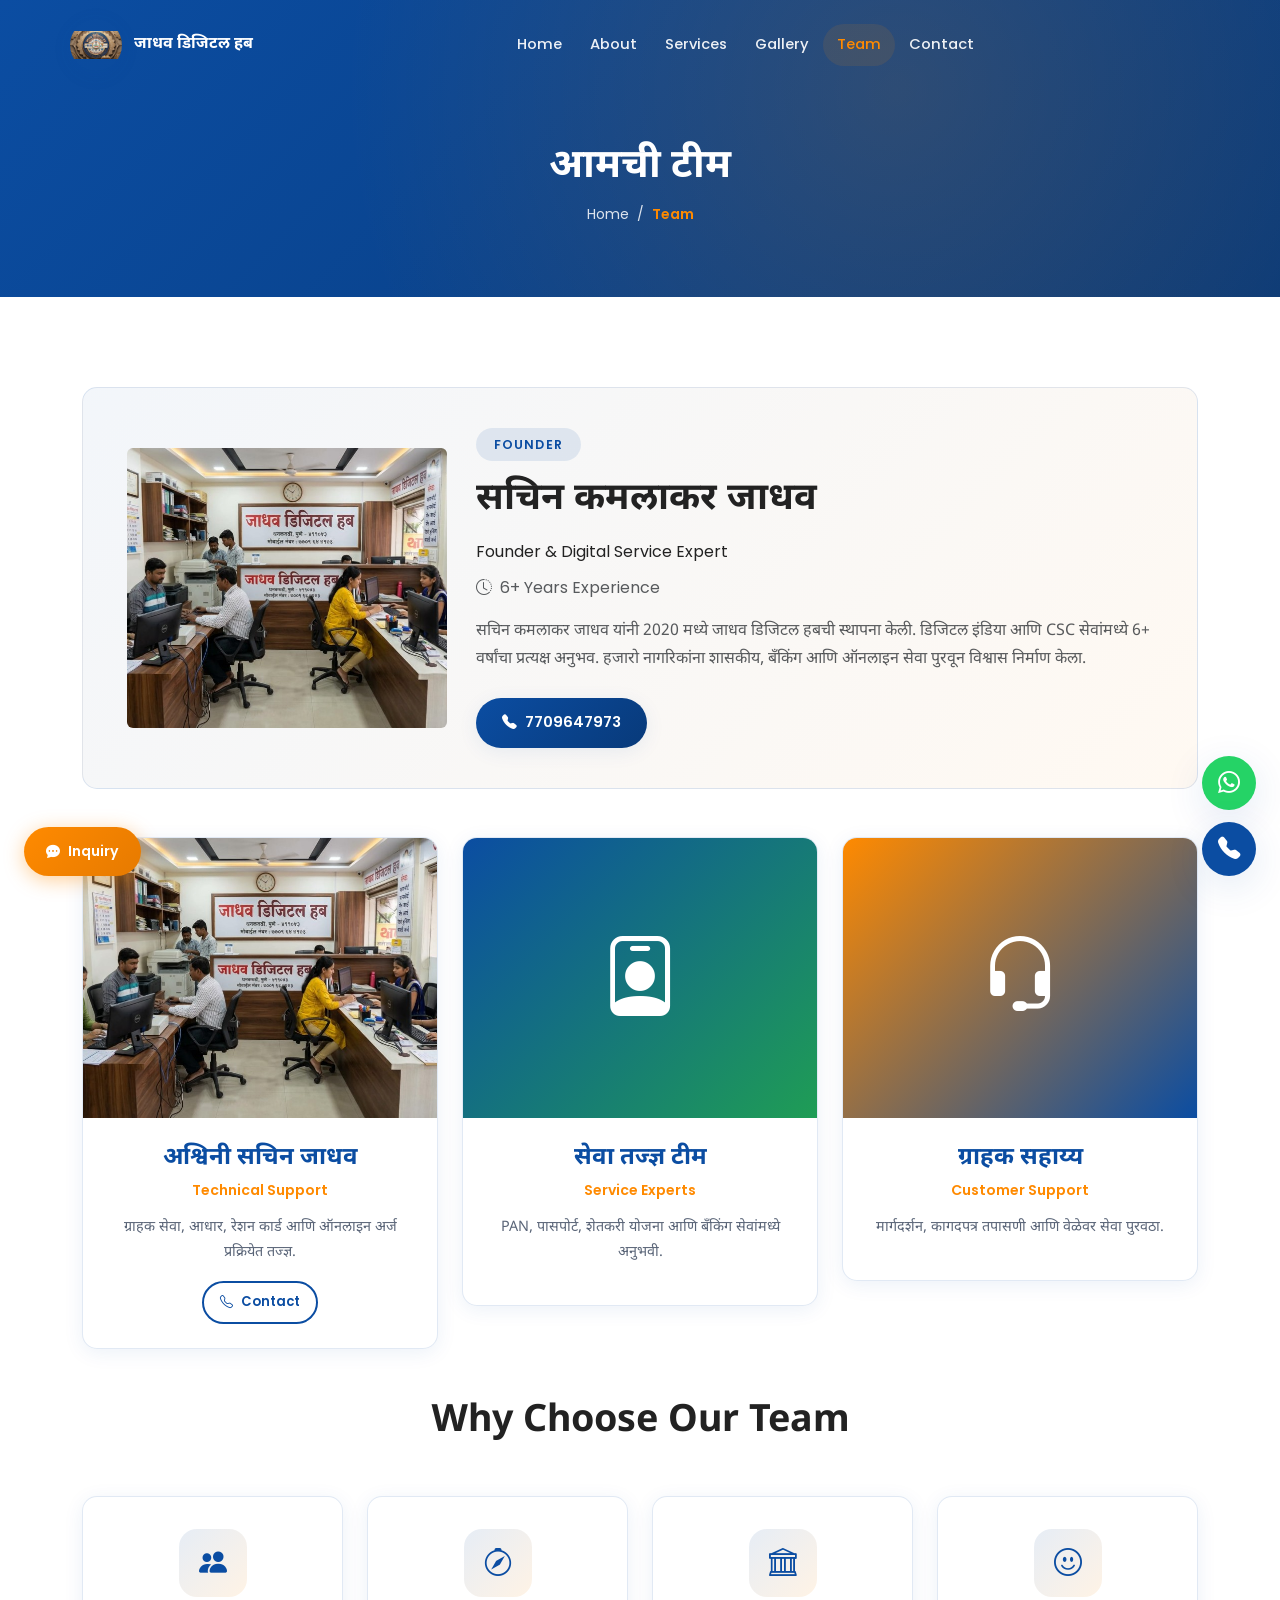
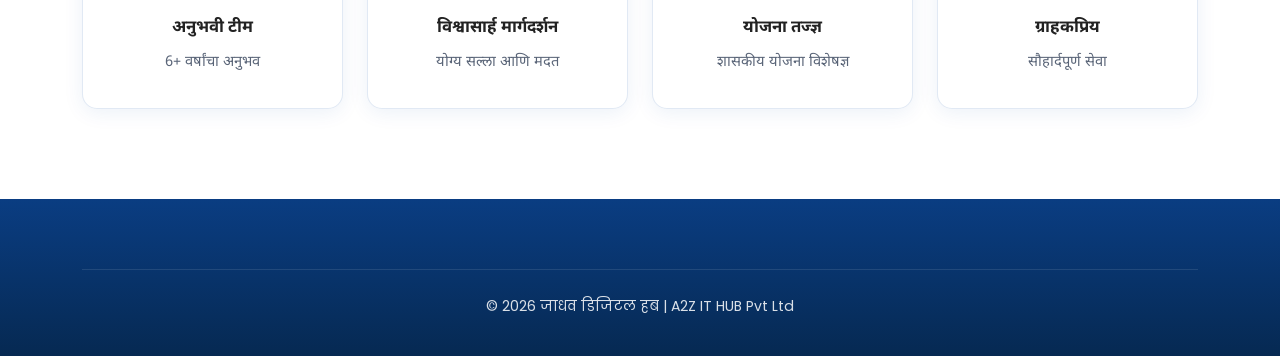
<file: team.html>
<!DOCTYPE html>
<html lang="mr">
<head>
  <meta charset="UTF-8">
  <meta name="viewport" content="width=device-width, initial-scale=1.0">
  <title>Our Team | जाधव डिजिटल हब - Expert Digital Service Team</title>
  <meta name="description" content="जाधव डिजिटल हब टीम — सचिन कमलाकर जाधव, अश्विनी सचिन जाधव. अनुभवी डिजिटल सेवा तज्ज्ञ, पुणे.">
  <link rel="canonical" href="https://www.jadhavdigitalhub.com/team.html">
  <link rel="icon" type="image/png" href="logo.png">
  <link href="https://fonts.googleapis.com/css2?family=Noto+Sans+Devanagari:wght@400;500;600;700&family=Poppins:wght@400;500;600;700&display=swap" rel="stylesheet">
  <link href="https://cdn.jsdelivr.net/npm/bootstrap@5.3.3/dist/css/bootstrap.min.css" rel="stylesheet">
  <link href="https://cdn.jsdelivr.net/npm/bootstrap-icons@1.11.3/font/bootstrap-icons.min.css" rel="stylesheet">
  <link href="https://unpkg.com/aos@2.3.1/dist/aos.css" rel="stylesheet">
  <link rel="stylesheet" href="style.css">
  <link rel="stylesheet" href="responsive.css">
</head>
<body>
  <div id="page-loader"><div class="loader-spinner"></div><p class="loader-text">लोड होत आहे...</p></div>
  <header class="site-header scrolled"><nav class="navbar navbar-expand-lg container">
    <a class="navbar-brand" href="index.html"><img src="logo.png" alt="Logo" class="brand-logo" width="52" height="52"><span class="brand-text"><span class="brand-name font-devanagari">जाधव डिजिटल हब</span></span></a>
    <div class="navbar-menu-wrap d-none d-lg-flex align-items-center"><ul class="navbar-nav flex-row">
      <li class="nav-item"><a class="nav-link" href="index.html" data-page="index.html">Home</a></li>
      <li class="nav-item"><a class="nav-link" href="about.html" data-page="about.html">About</a></li>
      <li class="nav-item"><a class="nav-link" href="services.html" data-page="services.html">Services</a></li>
      <li class="nav-item"><a class="nav-link" href="gallery.html" data-page="gallery.html">Gallery</a></li>
      <li class="nav-item"><a class="nav-link active" href="team.html" data-page="team.html">Team</a></li>
      <li class="nav-item"><a class="nav-link" href="contact.html" data-page="contact.html">Contact</a></li>
    </ul></div>
    <button class="navbar-toggler d-lg-none" data-bs-toggle="offcanvas" data-bs-target="#mobileMenu"><i class="bi bi-list"></i></button>
  </nav></header>
  <div class="offcanvas offcanvas-end" id="mobileMenu"><div class="offcanvas-body"><nav class="nav flex-column"><a class="nav-link" href="index.html">Home</a><a class="nav-link active" href="team.html">Team</a></nav></div></div>

  <main>
    <section class="page-banner"><div class="container"><h1 class="font-devanagari" data-aos="fade-up">आमची टीम</h1><nav class="breadcrumb-custom"><a href="index.html">Home</a><span>/</span><span class="active">Team</span></nav></div></section>

    <section class="section-padding">
      <div class="container">
        <div class="founder-section mb-5" data-aos="fade-up">
          <div class="row align-items-center g-4">
            <div class="col-lg-4 text-center">
              <div class="team-img rounded" style="max-width:320px;margin:0 auto;border-radius:15px;overflow:hidden">
                <img src="team.jpg" alt="सचिन कमलाकर जाधव - Founder" loading="lazy">
              </div>
            </div>
            <div class="col-lg-8">
              <span class="section-badge">Founder</span>
              <h2 class="section-title text-start font-devanagari">सचिन कमलाकर जाधव</h2>
              <p class="designation mb-2">Founder &amp; Digital Service Expert</p>
              <p class="text-muted mb-3"><i class="bi bi-clock-history me-2"></i>6+ Years Experience</p>
              <p class="font-devanagari text-muted">सचिन कमलाकर जाधव यांनी 2020 मध्ये जाधव डिजिटल हबची स्थापना केली. डिजिटल इंडिया आणि CSC सेवांमध्ये 6+ वर्षांचा प्रत्यक्ष अनुभव. हजारो नागरिकांना शासकीय, बँकिंग आणि ऑनलाइन सेवा पुरवून विश्वास निर्माण केला.</p>
              <a href="tel:+917709647973" class="btn-primary-custom mt-2"><i class="bi bi-telephone-fill"></i> 7709647973</a>
            </div>
          </div>
        </div>

        <div class="row g-4 mb-5">
          <div class="col-md-6 col-lg-4" data-aos="fade-up">
            <div class="team-card">
              <div class="team-img"><img src="team.jpg" alt="अश्विनी सचिन जाधव" loading="lazy"></div>
              <div class="team-info">
                <h4 class="font-devanagari">अश्विनी सचिन जाधव</h4>
                <p class="designation">Technical Support</p>
                <p class="font-devanagari">ग्राहक सेवा, आधार, रेशन कार्ड आणि ऑनलाइन अर्ज प्रक्रियेत तज्ज्ञ.</p>
                <a href="tel:+917709647973" class="btn-outline-primary-custom btn-sm-custom"><i class="bi bi-telephone"></i> Contact</a>
              </div>
            </div>
          </div>
          <div class="col-md-6 col-lg-4" data-aos="fade-up" data-aos-delay="100">
            <div class="team-card">
              <div class="team-img" style="background:linear-gradient(135deg,var(--primary),var(--accent));display:flex;align-items:center;justify-content:center"><i class="bi bi-person-badge" style="font-size:5rem;color:#fff"></i></div>
              <div class="team-info">
                <h4 class="font-devanagari">सेवा तज्ज्ञ टीम</h4>
                <p class="designation">Service Experts</p>
                <p class="font-devanagari">PAN, पासपोर्ट, शेतकरी योजना आणि बँकिंग सेवांमध्ये अनुभवी.</p>
              </div>
            </div>
          </div>
          <div class="col-md-6 col-lg-4" data-aos="fade-up" data-aos-delay="200">
            <div class="team-card">
              <div class="team-img" style="background:linear-gradient(135deg,var(--secondary),var(--primary));display:flex;align-items:center;justify-content:center"><i class="bi bi-headset" style="font-size:5rem;color:#fff"></i></div>
              <div class="team-info">
                <h4 class="font-devanagari">ग्राहक सहाय्य</h4>
                <p class="designation">Customer Support</p>
                <p class="font-devanagari">मार्गदर्शन, कागदपत्र तपासणी आणि वेळेवर सेवा पुरवठा.</p>
              </div>
            </div>
          </div>
        </div>

        <div class="section-header" data-aos="fade-up"><h2 class="section-title font-devanagari">Why Choose Our Team</h2></div>
        <div class="row g-4">
          <div class="col-sm-6 col-lg-3" data-aos="fade-up"><div class="feature-card"><div class="feature-icon"><i class="bi bi-people-fill"></i></div><h5 class="font-devanagari">अनुभवी टीम</h5><p class="font-devanagari">6+ वर्षांचा अनुभव</p></div></div>
          <div class="col-sm-6 col-lg-3" data-aos="fade-up" data-aos-delay="100"><div class="feature-card"><div class="feature-icon"><i class="bi bi-compass"></i></div><h5 class="font-devanagari">विश्वासार्ह मार्गदर्शन</h5><p class="font-devanagari">योग्य सल्ला आणि मदत</p></div></div>
          <div class="col-sm-6 col-lg-3" data-aos="fade-up" data-aos-delay="200"><div class="feature-card"><div class="feature-icon"><i class="bi bi-bank"></i></div><h5 class="font-devanagari">योजना तज्ज्ञ</h5><p class="font-devanagari">शासकीय योजना विशेषज्ञ</p></div></div>
          <div class="col-sm-6 col-lg-3" data-aos="fade-up" data-aos-delay="300"><div class="feature-card"><div class="feature-icon"><i class="bi bi-emoji-smile"></i></div><h5 class="font-devanagari">ग्राहकप्रिय</h5><p class="font-devanagari">सौहार्दपूर्ण सेवा</p></div></div>
        </div>
      </div>
    </section>
  </main>

  <footer class="site-footer"><div class="container"><div class="footer-bottom mt-0 pt-4"><p>&copy; 2026 जाधव डिजिटल हब | A2Z IT HUB Pvt Ltd</p></div></div></footer>
  <a href="contact.html" class="floating-inquiry"><i class="bi bi-chat-dots-fill"></i><span>Inquiry</span></a>
  <div class="floating-buttons"><a href="https://wa.me/917709647973" class="floating-btn floating-whatsapp" target="_blank" rel="noopener"><i class="bi bi-whatsapp"></i></a><a href="tel:+917709647973" class="floating-btn floating-phone"><i class="bi bi-telephone-fill"></i></a></div>
  <button id="backToTop"><i class="bi bi-arrow-up"></i></button>
  <script src="https://cdn.jsdelivr.net/npm/bootstrap@5.3.3/dist/js/bootstrap.bundle.min.js"></script>
  <script src="https://unpkg.com/aos@2.3.1/dist/aos.js"></script>
  <script src="script.js"></script>
</body>
</html>
</file>
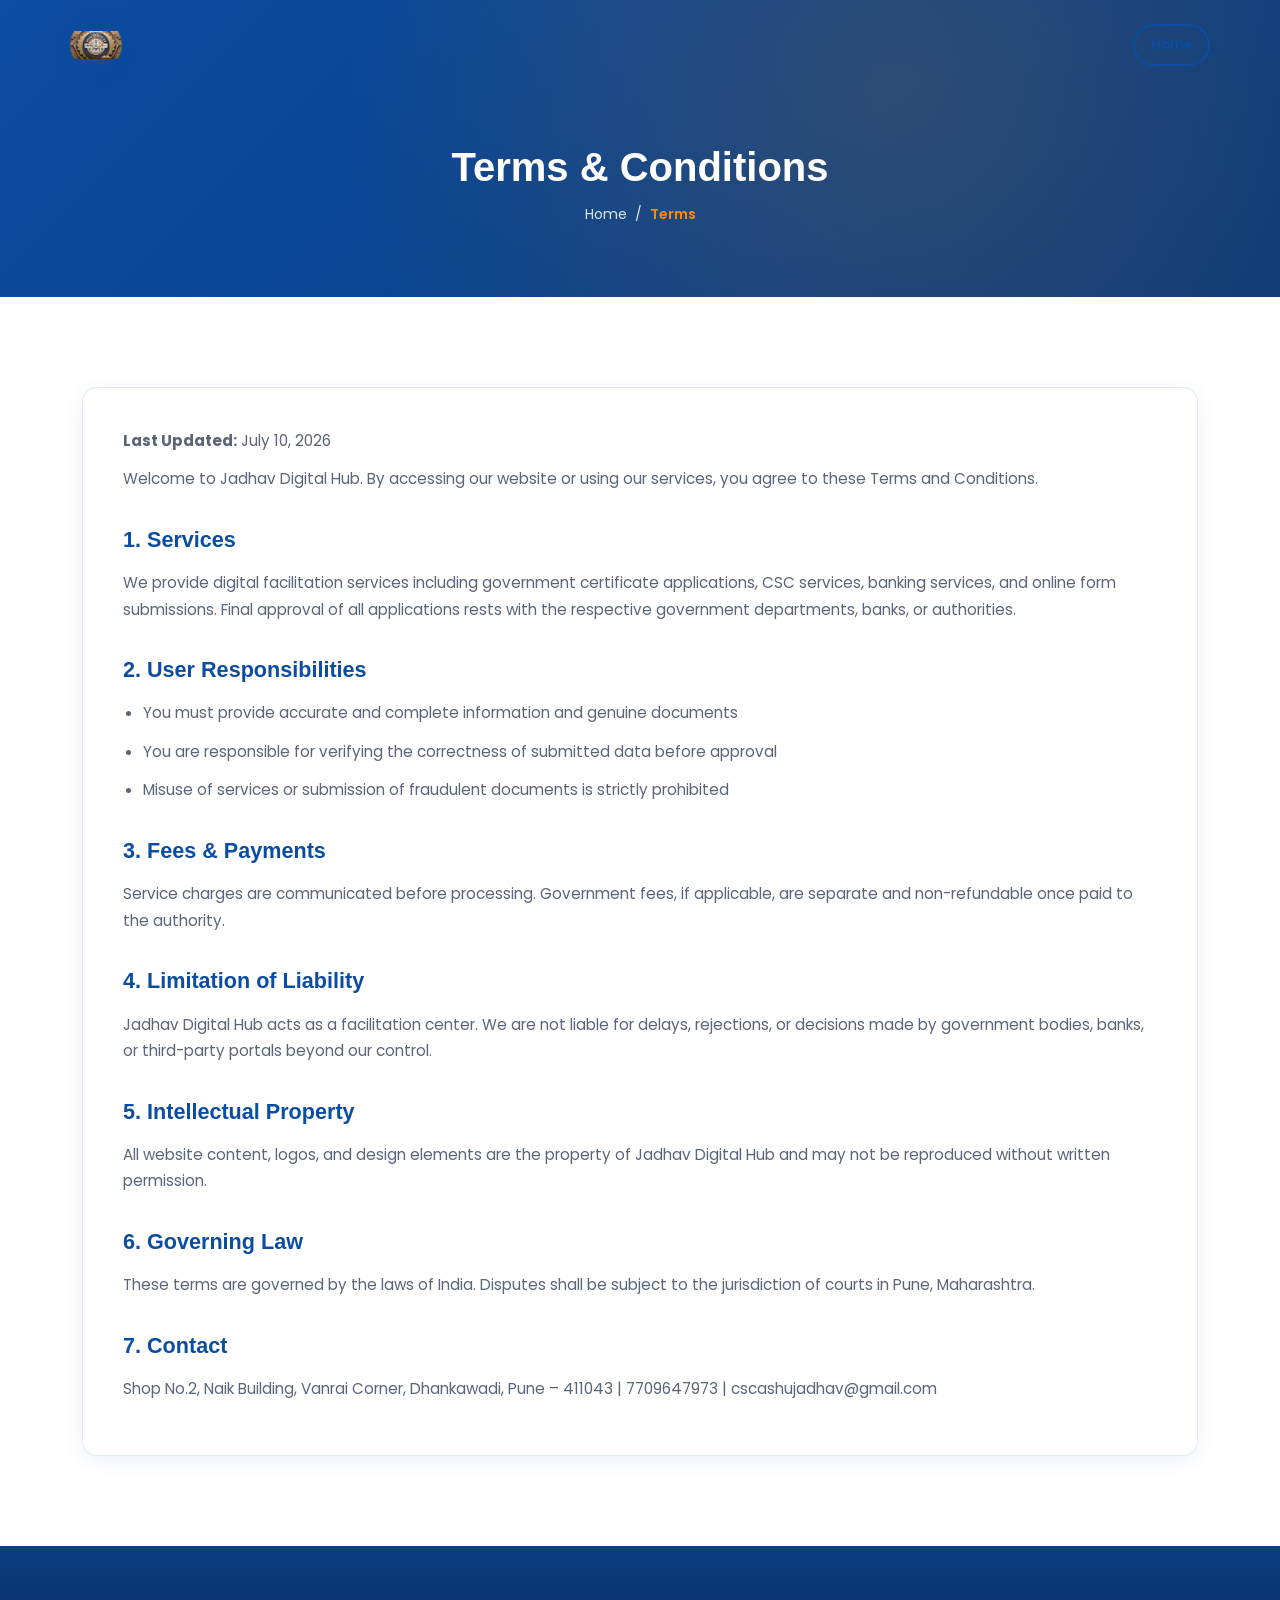
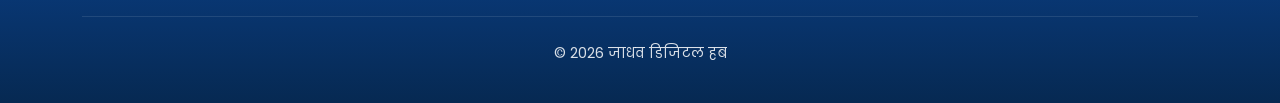
<file: terms-and-conditions.html>
<!DOCTYPE html>
<html lang="en">
<head>
  <meta charset="UTF-8">
  <meta name="viewport" content="width=device-width, initial-scale=1.0">
  <title>Terms & Conditions | जाधव डिजिटल हब</title>
  <meta name="description" content="Terms and Conditions for using Jadhav Digital Hub services and website.">
  <link rel="canonical" href="https://www.jadhavdigitalhub.com/terms-and-conditions.html">
  <link rel="icon" type="image/png" href="logo.png">
  <link href="https://fonts.googleapis.com/css2?family=Poppins:wght@400;500;600;700&display=swap" rel="stylesheet">
  <link href="https://cdn.jsdelivr.net/npm/bootstrap@5.3.3/dist/css/bootstrap.min.css" rel="stylesheet">
  <link rel="stylesheet" href="style.css">
  <link rel="stylesheet" href="responsive.css">
</head>
<body>
  <header class="site-header scrolled"><nav class="navbar navbar-expand-lg container"><a class="navbar-brand" href="index.html"><img src="logo.png" alt="Logo" class="brand-logo" width="52" height="52"></a><a href="index.html" class="btn-outline-primary-custom btn-sm-custom">Home</a></nav></header>
  <main>
    <section class="page-banner"><div class="container"><h1>Terms &amp; Conditions</h1><nav class="breadcrumb-custom"><a href="index.html">Home</a><span>/</span><span class="active">Terms</span></nav></div></section>
    <section class="section-padding"><div class="container"><div class="policy-content">
      <p><strong>Last Updated:</strong> July 10, 2026</p>
      <p>Welcome to Jadhav Digital Hub. By accessing our website or using our services, you agree to these Terms and Conditions.</p>
      <h2>1. Services</h2>
      <p>We provide digital facilitation services including government certificate applications, CSC services, banking services, and online form submissions. Final approval of all applications rests with the respective government departments, banks, or authorities.</p>
      <h2>2. User Responsibilities</h2>
      <ul><li>You must provide accurate and complete information and genuine documents</li><li>You are responsible for verifying the correctness of submitted data before approval</li><li>Misuse of services or submission of fraudulent documents is strictly prohibited</li></ul>
      <h2>3. Fees &amp; Payments</h2>
      <p>Service charges are communicated before processing. Government fees, if applicable, are separate and non-refundable once paid to the authority.</p>
      <h2>4. Limitation of Liability</h2>
      <p>Jadhav Digital Hub acts as a facilitation center. We are not liable for delays, rejections, or decisions made by government bodies, banks, or third-party portals beyond our control.</p>
      <h2>5. Intellectual Property</h2>
      <p>All website content, logos, and design elements are the property of Jadhav Digital Hub and may not be reproduced without written permission.</p>
      <h2>6. Governing Law</h2>
      <p>These terms are governed by the laws of India. Disputes shall be subject to the jurisdiction of courts in Pune, Maharashtra.</p>
      <h2>7. Contact</h2>
      <p>Shop No.2, Naik Building, Vanrai Corner, Dhankawadi, Pune – 411043 | 7709647973 | cscashujadhav@gmail.com</p>
    </div></div></section>
  </main>
  <footer class="site-footer"><div class="container"><div class="footer-bottom mt-0 pt-4"><p>&copy; 2026 जाधव डिजिटल हब</p></div></div></footer>
  <script src="script.js"></script>
</body>
</html>
</file>
<file: style.css>
/* ============================================
   Jadhav Digital Hub - Main Stylesheet
   ============================================ */

:root {
  --primary: #0B4DA2;
  --primary-dark: #083a7a;
  --secondary: #FF8A00;
  --secondary-dark: #e67a00;
  --accent: #1F9D55;
  --accent-dark: #178a47;
  --bg-light: #F8FAFC;
  --white: #FFFFFF;
  --text-dark: #222222;
  --text-muted: #5a6578;
  --border: rgba(11, 77, 162, 0.12);
  --glass: rgba(255, 255, 255, 0.72);
  --glass-border: rgba(255, 255, 255, 0.45);
  --shadow-sm: 0 4px 20px rgba(11, 77, 162, 0.08);
  --shadow-md: 0 10px 40px rgba(11, 77, 162, 0.12);
  --shadow-lg: 0 20px 60px rgba(11, 77, 162, 0.16);
  --radius: 15px;
  --radius-pill: 50px;
  --transition: all 0.35s cubic-bezier(0.4, 0, 0.2, 1);
  --font-en: 'Poppins', sans-serif;
  --font-mr: 'Noto Sans Devanagari', sans-serif;
}

*, *::before, *::after { box-sizing: border-box; margin: 0; padding: 0; }

html { scroll-behavior: smooth; scroll-padding-top: 88px; }

body {
  font-family: var(--font-en);
  color: var(--text-dark);
  line-height: 1.75;
  background: var(--white);
  overflow-x: hidden;
}

h1, h2, h3, h4, h5, h6 { font-weight: 700; line-height: 1.35; color: var(--text-dark); }
a { text-decoration: none; color: inherit; transition: var(--transition); }
img { max-width: 100%; height: auto; display: block; }
ul { list-style: none; }

.font-devanagari { font-family: var(--font-mr); }

/* ---- Preloader ---- */
#page-loader {
  position: fixed;
  inset: 0;
  z-index: 99999;
  background: linear-gradient(135deg, var(--primary), var(--primary-dark));
  display: flex;
  align-items: center;
  justify-content: center;
  flex-direction: column;
  gap: 1.25rem;
  transition: opacity 0.5s ease, visibility 0.5s ease;
}

#page-loader.hidden { opacity: 0; visibility: hidden; pointer-events: none; }

.loader-spinner {
  width: 56px;
  height: 56px;
  border: 4px solid rgba(255, 255, 255, 0.25);
  border-top-color: var(--secondary);
  border-radius: 50%;
  animation: spin 0.9s linear infinite;
}

.loader-text {
  color: var(--white);
  font-family: var(--font-mr);
  font-weight: 600;
  font-size: 1rem;
  letter-spacing: 0.5px;
}

@keyframes spin { to { transform: rotate(360deg); } }

/* ---- Header / Navbar ---- */
.site-header {
  position: fixed;
  top: 0;
  left: 0;
  right: 0;
  z-index: 1050;
  padding: 14px 0;
  transition: var(--transition);
  background: transparent;
}

.site-header.scrolled {
  background: rgba(255, 255, 255, 0.95);
  backdrop-filter: blur(16px);
  -webkit-backdrop-filter: blur(16px);
  box-shadow: var(--shadow-sm);
  padding: 8px 0;
}

.site-header .navbar {
  padding: 0;
  display: flex;
  align-items: center;
  justify-content: space-between;
  flex-wrap: nowrap;
  gap: 12px;
}

.site-header .navbar-menu-wrap {
  flex: 1 1 auto;
  justify-content: center;
  min-width: 0;
}

@media (min-width: 992px) {
  .site-header .navbar-nav {
    flex-direction: row;
    align-items: center;
    flex-wrap: nowrap;
  }

  .site-header .navbar-nav .nav-item {
    white-space: nowrap;
  }
}

@media (min-width: 992px) and (max-width: 1199px) {
  .site-header .navbar-nav .nav-link {
    padding: 8px 10px !important;
    font-size: 0.84rem;
  }
}

.navbar-brand {
  display: flex;
  align-items: center;
  gap: 12px;
  flex-shrink: 0;
}

.brand-logo {
  width: 52px;
  height: 52px;
  object-fit: contain;
  border-radius: 50%;
  box-shadow: var(--shadow-sm);
}

.brand-text {
  display: flex;
  flex-direction: column;
  line-height: 1.2;
}

.brand-name {
  font-family: var(--font-mr);
  font-weight: 700;
  font-size: 1rem;
  color: var(--white);
  transition: var(--transition);
}

.brand-tagline {
  font-size: 0.68rem;
  color: rgba(255, 255, 255, 0.85);
  letter-spacing: 1px;
  transition: var(--transition);
}

.site-header.scrolled .brand-name { color: var(--primary); }
.site-header.scrolled .brand-tagline { color: var(--text-muted); }

.navbar-nav .nav-link {
  font-weight: 500;
  font-size: 0.92rem;
  color: rgba(255, 255, 255, 0.92) !important;
  padding: 8px 14px !important;
  border-radius: var(--radius-pill);
  transition: var(--transition);
}

.site-header.scrolled .navbar-nav .nav-link { color: var(--text-dark) !important; }

.navbar-nav .nav-link:hover,
.navbar-nav .nav-link.active {
  color: var(--secondary) !important;
  background: rgba(255, 138, 0, 0.1);
}

.site-header.scrolled .navbar-nav .nav-link:hover,
.site-header.scrolled .navbar-nav .nav-link.active {
  color: var(--primary) !important;
  background: rgba(11, 77, 162, 0.08);
}

.dropdown-menu {
  border: none;
  border-radius: var(--radius);
  box-shadow: var(--shadow-md);
  padding: 8px;
  margin-top: 8px !important;
}

.dropdown-item {
  border-radius: 10px;
  padding: 10px 16px;
  font-size: 0.9rem;
  font-weight: 500;
}

.dropdown-item:hover { background: rgba(11, 77, 162, 0.08); color: var(--primary); }

.header-actions {
  display: flex;
  gap: 8px;
  align-items: center;
  flex-shrink: 0;
}

.navbar-toggler {
  border: none;
  padding: 6px 10px;
  color: var(--white);
  font-size: 1.5rem;
}

.site-header.scrolled .navbar-toggler { color: var(--primary); }

.navbar-toggler:focus { box-shadow: none; }

/* ---- Buttons ---- */
.btn-primary-custom {
  background: linear-gradient(135deg, var(--primary), var(--primary-dark));
  color: var(--white);
  border: none;
  padding: 12px 26px;
  border-radius: var(--radius-pill);
  font-weight: 600;
  font-size: 0.92rem;
  display: inline-flex;
  align-items: center;
  gap: 8px;
  box-shadow: var(--shadow-sm);
  transition: var(--transition);
}

.btn-primary-custom:hover {
  color: var(--white);
  transform: translateY(-3px);
  box-shadow: var(--shadow-md);
}

.btn-secondary-custom {
  background: linear-gradient(135deg, var(--secondary), var(--secondary-dark));
  color: var(--white);
  border: none;
  padding: 12px 26px;
  border-radius: var(--radius-pill);
  font-weight: 600;
  font-size: 0.92rem;
  display: inline-flex;
  align-items: center;
  gap: 8px;
  box-shadow: 0 4px 20px rgba(255, 138, 0, 0.3);
  transition: var(--transition);
}

.btn-secondary-custom:hover {
  color: var(--white);
  transform: translateY(-3px);
  box-shadow: 0 8px 30px rgba(255, 138, 0, 0.4);
}

.btn-outline-custom {
  background: transparent;
  color: var(--white);
  border: 2px solid rgba(255, 255, 255, 0.7);
  padding: 10px 24px;
  border-radius: var(--radius-pill);
  font-weight: 600;
  font-size: 0.92rem;
  display: inline-flex;
  align-items: center;
  gap: 8px;
  transition: var(--transition);
}

.btn-outline-custom:hover {
  background: var(--white);
  color: var(--primary);
  border-color: var(--white);
  transform: translateY(-3px);
}

.btn-outline-primary-custom {
  background: transparent;
  color: var(--primary);
  border: 2px solid var(--primary);
  padding: 10px 24px;
  border-radius: var(--radius-pill);
  font-weight: 600;
  font-size: 0.92rem;
  display: inline-flex;
  align-items: center;
  gap: 8px;
  transition: var(--transition);
}

.btn-outline-primary-custom:hover {
  background: var(--primary);
  color: var(--white);
  transform: translateY(-3px);
}

.btn-whatsapp {
  background: #25D366;
  color: var(--white);
  border: none;
  padding: 10px 20px;
  border-radius: var(--radius-pill);
  font-weight: 600;
  font-size: 0.88rem;
  display: inline-flex;
  align-items: center;
  gap: 6px;
  transition: var(--transition);
}

.btn-whatsapp:hover { color: var(--white); background: #1fb855; transform: translateY(-2px); }

.btn-call {
  background: var(--primary);
  color: var(--white);
  border: none;
  padding: 10px 20px;
  border-radius: var(--radius-pill);
  font-weight: 600;
  font-size: 0.88rem;
  display: inline-flex;
  align-items: center;
  gap: 6px;
  transition: var(--transition);
}

.btn-call:hover { color: var(--white); background: var(--primary-dark); transform: translateY(-2px); }

.btn-sm-custom { padding: 8px 16px; font-size: 0.82rem; }

/* ---- Sections ---- */
.section-padding { padding: 90px 0; }
.bg-light-custom { background: var(--bg-light); }

.section-header {
  text-align: center;
  max-width: 740px;
  margin: 0 auto 3rem;
}

.section-badge {
  display: inline-block;
  background: rgba(11, 77, 162, 0.1);
  color: var(--primary);
  font-size: 0.78rem;
  font-weight: 600;
  padding: 6px 18px;
  border-radius: var(--radius-pill);
  text-transform: uppercase;
  letter-spacing: 1.2px;
  margin-bottom: 0.85rem;
}

.section-title {
  font-size: clamp(1.65rem, 3.2vw, 2.35rem);
  margin-bottom: 0.75rem;
  font-family: var(--font-mr);
}

.section-subtitle {
  color: var(--text-muted);
  font-size: 1rem;
  max-width: 620px;
  margin: 0 auto;
}

/* ---- Hero ---- */
.hero-section {
  position: relative;
  min-height: 100vh;
  display: flex;
  align-items: center;
  padding: 120px 0 80px;
  overflow: hidden;
}

.hero-bg {
  position: absolute;
  inset: 0;
  background: linear-gradient(135deg, var(--primary) 0%, var(--primary-dark) 50%, #062952 100%);
  z-index: 0;
}

.hero-bg::before {
  content: '';
  position: absolute;
  inset: 0;
  background:
    radial-gradient(circle at 20% 80%, rgba(255, 138, 0, 0.15) 0%, transparent 50%),
    radial-gradient(circle at 80% 20%, rgba(31, 157, 85, 0.12) 0%, transparent 50%);
}

.hero-pattern {
  position: absolute;
  inset: 0;
  opacity: 0.06;
  background-image: url("data:image/svg+xml,%3Csvg width='60' height='60' viewBox='0 0 60 60' xmlns='http://www.w3.org/2000/svg'%3E%3Cg fill='none' fill-rule='evenodd'%3E%3Cg fill='%23ffffff' fill-opacity='1'%3E%3Cpath d='M36 34v-4h-2v4h-4v2h4v4h2v-4h4v-2h-4zm0-30V0h-2v4h-4v2h4v4h2V6h4V4h-4zM6 34v-4H4v4H0v2h4v4h2v-4h4v-2H6zM6 4V0H4v4H0v2h4v4h2V6h4V4H6z'/%3E%3C/g%3E%3C/g%3E%3C/svg%3E");
}

.hero-content { position: relative; z-index: 2; color: var(--white); }

.hero-badge {
  display: inline-flex;
  align-items: center;
  gap: 8px;
  background: rgba(255, 255, 255, 0.15);
  backdrop-filter: blur(10px);
  border: 1px solid rgba(255, 255, 255, 0.25);
  padding: 8px 18px;
  border-radius: var(--radius-pill);
  font-size: 0.85rem;
  font-weight: 600;
  margin-bottom: 1.25rem;
}

.hero-title {
  font-family: var(--font-mr);
  font-size: clamp(2rem, 5vw, 3.2rem);
  color: var(--white);
  margin-bottom: 0.5rem;
  line-height: 1.2;
}

.hero-subtitle {
  font-family: var(--font-mr);
  font-size: clamp(1rem, 2vw, 1.25rem);
  color: rgba(255, 255, 255, 0.92);
  margin-bottom: 1rem;
  font-weight: 500;
}

.hero-text {
  color: rgba(255, 255, 255, 0.85);
  font-size: 0.98rem;
  max-width: 540px;
  margin-bottom: 1.75rem;
  font-family: var(--font-mr);
}

.hero-buttons {
  display: flex;
  flex-wrap: wrap;
  gap: 12px;
  margin-bottom: 2rem;
}

.hero-image-wrap {
  position: relative;
  z-index: 2;
}

.hero-image-card {
  border-radius: var(--radius);
  overflow: hidden;
  box-shadow: var(--shadow-lg);
  border: 4px solid rgba(255, 255, 255, 0.2);
}

.hero-image-card img {
  width: 100%;
  height: 420px;
  object-fit: cover;
  transition: transform 0.6s ease;
}

.hero-image-card:hover img { transform: scale(1.05); }

.hero-float-icons {
  position: absolute;
  inset: 0;
  pointer-events: none;
}

.float-icon {
  position: absolute;
  width: 52px;
  height: 52px;
  background: var(--glass);
  backdrop-filter: blur(12px);
  border: 1px solid var(--glass-border);
  border-radius: 14px;
  display: flex;
  align-items: center;
  justify-content: center;
  font-size: 1.35rem;
  color: var(--primary);
  box-shadow: var(--shadow-md);
  animation: float 3s ease-in-out infinite;
}

.float-icon:nth-child(1) { top: 5%; left: -5%; animation-delay: 0s; }
.float-icon:nth-child(2) { top: 15%; right: -8%; animation-delay: 0.5s; }
.float-icon:nth-child(3) { bottom: 35%; left: -10%; animation-delay: 1s; }
.float-icon:nth-child(4) { bottom: 15%; right: -5%; animation-delay: 1.5s; }
.float-icon:nth-child(5) { top: 45%; right: -12%; animation-delay: 2s; }
.float-icon:nth-child(6) { bottom: 5%; left: 10%; animation-delay: 2.5s; }

@keyframes float {
  0%, 100% { transform: translateY(0); }
  50% { transform: translateY(-12px); }
}

.hero-wave {
  position: absolute;
  bottom: -1px;
  left: 0;
  right: 0;
  z-index: 3;
  line-height: 0;
}

.hero-wave svg { width: 100%; height: auto; display: block; }

/* ---- Glass Cards ---- */
.glass-card {
  background: var(--glass);
  backdrop-filter: blur(16px);
  -webkit-backdrop-filter: blur(16px);
  border: 1px solid var(--glass-border);
  border-radius: var(--radius);
  padding: 28px;
  box-shadow: var(--shadow-sm);
  transition: var(--transition);
  height: 100%;
}

.glass-card:hover {
  transform: translateY(-8px);
  box-shadow: var(--shadow-md);
  border-color: rgba(11, 77, 162, 0.2);
}

/* ---- Feature / Why Cards ---- */
.feature-card {
  background: var(--white);
  border-radius: var(--radius);
  padding: 32px 24px;
  text-align: center;
  box-shadow: var(--shadow-sm);
  border: 1px solid var(--border);
  transition: var(--transition);
  height: 100%;
}

.feature-card:hover {
  transform: translateY(-8px);
  box-shadow: var(--shadow-md);
  border-color: var(--primary);
}

.feature-icon {
  width: 68px;
  height: 68px;
  margin: 0 auto 1.25rem;
  background: linear-gradient(135deg, rgba(11, 77, 162, 0.1), rgba(255, 138, 0, 0.1));
  border-radius: 18px;
  display: flex;
  align-items: center;
  justify-content: center;
  font-size: 1.75rem;
  color: var(--primary);
  transition: var(--transition);
}

.feature-card:hover .feature-icon {
  background: linear-gradient(135deg, var(--primary), var(--secondary));
  color: var(--white);
}

.feature-card h5 {
  font-size: 1.05rem;
  margin-bottom: 0.65rem;
  font-family: var(--font-mr);
}

.feature-card p { color: var(--text-muted); font-size: 0.92rem; margin: 0; }

/* ---- Special Services ---- */
.special-card {
  background: linear-gradient(135deg, var(--primary), var(--primary-dark));
  color: var(--white);
  border-radius: var(--radius);
  padding: 28px 22px;
  text-align: center;
  transition: var(--transition);
  height: 100%;
  position: relative;
  overflow: hidden;
}

.special-card::before {
  content: '';
  position: absolute;
  top: -50%;
  right: -50%;
  width: 100%;
  height: 100%;
  background: radial-gradient(circle, rgba(255, 138, 0, 0.2) 0%, transparent 70%);
  transition: var(--transition);
}

.special-card:hover { transform: translateY(-8px) scale(1.02); box-shadow: var(--shadow-lg); }
.special-card:hover::before { top: -30%; right: -30%; }

.special-card .icon {
  font-size: 2.25rem;
  margin-bottom: 1rem;
  color: var(--secondary);
}

.special-card h5 {
  font-family: var(--font-mr);
  color: var(--white);
  font-size: 1rem;
  margin-bottom: 0.5rem;
  position: relative;
}

.special-card p {
  font-size: 0.85rem;
  color: rgba(255, 255, 255, 0.8);
  margin: 0;
  position: relative;
}

/* ---- Service Cards ---- */
.service-card {
  background: var(--white);
  border-radius: var(--radius);
  overflow: hidden;
  box-shadow: var(--shadow-sm);
  border: 1px solid var(--border);
  transition: var(--transition);
  height: 100%;
  display: flex;
  flex-direction: column;
}

.service-card:hover {
  transform: translateY(-10px);
  box-shadow: var(--shadow-lg);
}

.service-card-img {
  position: relative;
  height: 160px;
  overflow: hidden;
  background: linear-gradient(135deg, var(--primary), var(--accent));
}

.service-card-img .service-icon {
  position: absolute;
  top: 50%;
  left: 50%;
  transform: translate(-50%, -50%);
  font-size: 3rem;
  color: rgba(255, 255, 255, 0.9);
  z-index: 2;
}

.service-card-img::after {
  content: '';
  position: absolute;
  inset: 0;
  background: linear-gradient(180deg, transparent 40%, rgba(0, 0, 0, 0.3));
}

.service-card-body {
  padding: 22px;
  flex: 1;
  display: flex;
  flex-direction: column;
}

.service-card-body h5 {
  font-family: var(--font-mr);
  font-size: 1rem;
  margin-bottom: 0.5rem;
}

.service-card-body p {
  color: var(--text-muted);
  font-size: 0.88rem;
  flex: 1;
  margin-bottom: 1rem;
}

.service-category-title {
  font-family: var(--font-mr);
  font-size: 1.35rem;
  color: var(--primary);
  margin-bottom: 1.5rem;
  padding-bottom: 0.75rem;
  border-bottom: 3px solid var(--secondary);
  display: inline-block;
}

/* ---- About Preview ---- */
.about-preview-img {
  border-radius: var(--radius);
  overflow: hidden;
  box-shadow: var(--shadow-md);
  position: relative;
}

.about-preview-img img {
  width: 100%;
  height: 400px;
  object-fit: cover;
}

.about-badge {
  position: absolute;
  bottom: 20px;
  left: 20px;
  background: var(--secondary);
  color: var(--white);
  padding: 12px 20px;
  border-radius: var(--radius);
  font-weight: 700;
  font-size: 0.9rem;
}

.mvv-card {
  background: var(--white);
  border-radius: var(--radius);
  padding: 24px;
  border-left: 4px solid var(--primary);
  box-shadow: var(--shadow-sm);
  height: 100%;
  transition: var(--transition);
}

.mvv-card:hover { transform: translateX(6px); box-shadow: var(--shadow-md); }
.mvv-card.accent { border-left-color: var(--secondary); }
.mvv-card.green { border-left-color: var(--accent); }

.mvv-card h5 {
  font-family: var(--font-mr);
  color: var(--primary);
  margin-bottom: 0.5rem;
  display: flex;
  align-items: center;
  gap: 8px;
}

.mvv-card p { color: var(--text-muted); font-size: 0.92rem; margin: 0; }

/* ---- Timeline ---- */
.timeline {
  position: relative;
  padding: 20px 0;
}

.timeline::before {
  content: '';
  position: absolute;
  left: 50%;
  transform: translateX(-50%);
  top: 0;
  bottom: 0;
  width: 3px;
  background: linear-gradient(180deg, var(--primary), var(--secondary));
  border-radius: 3px;
}

.timeline-item {
  position: relative;
  width: 50%;
  padding: 0 40px 40px;
}

.timeline-item:nth-child(odd) { left: 0; text-align: right; }
.timeline-item:nth-child(even) { left: 50%; text-align: left; }

.timeline-dot {
  position: absolute;
  width: 48px;
  height: 48px;
  background: linear-gradient(135deg, var(--primary), var(--secondary));
  border-radius: 50%;
  display: flex;
  align-items: center;
  justify-content: center;
  color: var(--white);
  font-weight: 700;
  font-size: 1.1rem;
  box-shadow: var(--shadow-md);
  z-index: 2;
}

.timeline-item:nth-child(odd) .timeline-dot { right: -24px; top: 0; }
.timeline-item:nth-child(even) .timeline-dot { left: -24px; top: 0; }

.timeline-content {
  background: var(--white);
  padding: 24px;
  border-radius: var(--radius);
  box-shadow: var(--shadow-sm);
  border: 1px solid var(--border);
  transition: var(--transition);
}

.timeline-content:hover { box-shadow: var(--shadow-md); transform: translateY(-4px); }

.timeline-content h5 {
  font-family: var(--font-mr);
  color: var(--primary);
  margin-bottom: 0.5rem;
}

.timeline-content p { color: var(--text-muted); font-size: 0.9rem; margin: 0; }

/* ---- Stats ---- */
.stats-section {
  background: linear-gradient(135deg, var(--primary), var(--primary-dark));
  position: relative;
  overflow: hidden;
}

.stats-section::before {
  content: '';
  position: absolute;
  inset: 0;
  background: url("data:image/svg+xml,%3Csvg width='100' height='100' viewBox='0 0 100 100' xmlns='http://www.w3.org/2000/svg'%3E%3Cpath d='M11 18c3.866 0 7-3.134 7-7s-3.134-7-7-7-7 3.134-7 7 3.134 7 7 7zm48 25c3.866 0 7-3.134 7-7s-3.134-7-7-7-7 3.134-7 7 3.134 7 7 7zm-43-7c1.657 0 3-1.343 3-3s-1.343-3-3-3-3 1.343-3 3 1.343 3 3 3zm63 31c1.657 0 3-1.343 3-3s-1.343-3-3-3-3 1.343-3 3 1.343 3 3 3z' fill='%23ffffff' fill-opacity='0.05' fill-rule='evenodd'/%3E%3C/svg%3E");
}

.stat-item {
  text-align: center;
  padding: 20px;
  position: relative;
  z-index: 1;
}

.stat-item h3 {
  font-size: clamp(2rem, 4vw, 2.75rem);
  color: var(--secondary);
  margin-bottom: 0.25rem;
}

.stat-item p {
  color: rgba(255, 255, 255, 0.9);
  font-family: var(--font-mr);
  font-size: 0.95rem;
  margin: 0;
}

/* ---- Testimonials ---- */
.testimonial-card {
  background: var(--white);
  border-radius: var(--radius);
  padding: 32px;
  box-shadow: var(--shadow-sm);
  border: 1px solid var(--border);
  text-align: center;
  margin: 0 12px;
  height: 100%;
}

.testimonial-stars { color: var(--secondary); font-size: 1.1rem; margin-bottom: 1rem; }

.testimonial-text {
  color: var(--text-muted);
  font-style: italic;
  font-size: 0.95rem;
  margin-bottom: 1.25rem;
  font-family: var(--font-mr);
}

.testimonial-author h6 { font-family: var(--font-mr); margin-bottom: 2px; }
.testimonial-author span { font-size: 0.82rem; color: var(--text-muted); }

.carousel-control-prev,
.carousel-control-next {
  width: 44px;
  height: 44px;
  background: var(--primary);
  border-radius: 50%;
  top: 50%;
  transform: translateY(-50%);
  opacity: 1;
}

.carousel-control-prev { left: -22px; }
.carousel-control-next { right: -22px; }

/* ---- FAQ ---- */
.accordion-item {
  border: 1px solid var(--border);
  border-radius: var(--radius) !important;
  margin-bottom: 12px;
  overflow: hidden;
}

.accordion-button {
  font-family: var(--font-mr);
  font-weight: 600;
  font-size: 0.95rem;
  color: var(--text-dark);
  padding: 18px 22px;
  background: var(--white);
}

.accordion-button:not(.collapsed) {
  background: rgba(11, 77, 162, 0.06);
  color: var(--primary);
  box-shadow: none;
}

.accordion-button:focus { box-shadow: none; border-color: var(--border); }

.accordion-body {
  color: var(--text-muted);
  font-size: 0.92rem;
  font-family: var(--font-mr);
  padding: 0 22px 18px;
}

/* ---- CTA ---- */
.cta-section {
  background: linear-gradient(135deg, var(--secondary), var(--secondary-dark));
  border-radius: var(--radius);
  padding: 60px 40px;
  text-align: center;
  position: relative;
  overflow: hidden;
}

.cta-section::before {
  content: '';
  position: absolute;
  top: -50%;
  right: -20%;
  width: 60%;
  height: 200%;
  background: rgba(255, 255, 255, 0.08);
  transform: rotate(15deg);
}

.cta-section h2 {
  font-family: var(--font-mr);
  color: var(--white);
  font-size: clamp(1.5rem, 3vw, 2.25rem);
  margin-bottom: 1rem;
  position: relative;
}

.cta-section p {
  color: rgba(255, 255, 255, 0.9);
  margin-bottom: 1.75rem;
  position: relative;
}

.cta-buttons {
  display: flex;
  flex-wrap: wrap;
  gap: 12px;
  justify-content: center;
  position: relative;
}

.cta-section .btn-primary-custom { background: var(--white); color: var(--secondary); }
.cta-section .btn-primary-custom:hover { background: var(--primary); color: var(--white); }

/* ---- Gallery ---- */
.gallery-grid { columns: 3; column-gap: 20px; }

.gallery-item {
  break-inside: avoid;
  margin-bottom: 20px;
  border-radius: var(--radius);
  overflow: hidden;
  position: relative;
  cursor: pointer;
  box-shadow: var(--shadow-sm);
}

.gallery-item img {
  width: 100%;
  transition: transform 0.5s ease;
}

.gallery-item:hover img { transform: scale(1.08); }

.gallery-overlay {
  position: absolute;
  inset: 0;
  background: linear-gradient(180deg, transparent 40%, rgba(11, 77, 162, 0.85));
  display: flex;
  align-items: flex-end;
  padding: 20px;
  opacity: 0;
  transition: var(--transition);
}

.gallery-item:hover .gallery-overlay { opacity: 1; }

.gallery-overlay span {
  color: var(--white);
  font-family: var(--font-mr);
  font-weight: 600;
}

/* Lightbox */
.lightbox {
  position: fixed;
  inset: 0;
  z-index: 9999;
  background: rgba(0, 0, 0, 0.92);
  display: flex;
  align-items: center;
  justify-content: center;
  opacity: 0;
  visibility: hidden;
  transition: var(--transition);
  padding: 20px;
}

.lightbox.active { opacity: 1; visibility: visible; }

.lightbox img {
  max-width: 90%;
  max-height: 85vh;
  border-radius: var(--radius);
  box-shadow: var(--shadow-lg);
}

.lightbox-close {
  position: absolute;
  top: 20px;
  right: 24px;
  color: var(--white);
  font-size: 2rem;
  cursor: pointer;
  background: none;
  border: none;
}

/* ---- Team ---- */
.team-card {
  background: var(--white);
  border-radius: var(--radius);
  overflow: hidden;
  box-shadow: var(--shadow-sm);
  border: 1px solid var(--border);
  transition: var(--transition);
  text-align: center;
}

.team-card:hover { transform: translateY(-8px); box-shadow: var(--shadow-md); }

.team-img {
  height: 280px;
  overflow: hidden;
  background: linear-gradient(135deg, var(--primary), var(--accent));
}

.team-img img { width: 100%; height: 100%; object-fit: cover; }

.team-info { padding: 24px; }

.team-info h4 { font-family: var(--font-mr); color: var(--primary); margin-bottom: 4px; }
.team-info .designation { color: var(--secondary); font-weight: 600; font-size: 0.88rem; margin-bottom: 0.75rem; }
.team-info p { color: var(--text-muted); font-size: 0.9rem; }

.founder-section {
  background: linear-gradient(135deg, rgba(11, 77, 162, 0.05), rgba(255, 138, 0, 0.05));
  border-radius: var(--radius);
  padding: 40px;
  border: 1px solid var(--border);
}

/* ---- Contact ---- */
.contact-quick-card {
  background: var(--white);
  border-radius: var(--radius);
  padding: 28px 22px;
  text-align: center;
  box-shadow: var(--shadow-sm);
  border: 1px solid var(--border);
  height: 100%;
  transition: var(--transition);
}

.contact-quick-card:hover {
  transform: translateY(-6px);
  box-shadow: var(--shadow-md);
  border-color: rgba(11, 77, 162, 0.25);
}

.contact-quick-card .contact-quick-icon {
  width: 64px;
  height: 64px;
  margin: 0 auto 1rem;
  background: linear-gradient(135deg, rgba(11, 77, 162, 0.12), rgba(255, 138, 0, 0.12));
  border-radius: 16px;
  display: flex;
  align-items: center;
  justify-content: center;
  font-size: 1.6rem;
  color: var(--primary);
  transition: var(--transition);
}

.contact-quick-card:hover .contact-quick-icon {
  background: linear-gradient(135deg, var(--primary), var(--secondary));
  color: var(--white);
}

.contact-quick-card h5 {
  font-family: var(--font-mr);
  font-size: 1rem;
  margin-bottom: 0.65rem;
  color: var(--text-dark);
}

.contact-quick-card p {
  color: var(--text-muted);
  font-size: 0.9rem;
  margin: 0;
  line-height: 1.65;
}

.contact-quick-card a {
  color: var(--primary);
  font-weight: 600;
}

.contact-quick-card a:hover { color: var(--secondary); }

.contact-page-section {
  background: var(--bg-light);
}

.contact-layout-card {
  background: var(--white);
  border-radius: var(--radius);
  padding: 32px;
  box-shadow: var(--shadow-md);
  border: 1px solid var(--border);
  height: 100%;
}

.contact-layout-card .card-head {
  margin-bottom: 1.5rem;
  padding-bottom: 1rem;
  border-bottom: 1px solid var(--border);
}

.contact-layout-card .card-head h3 {
  font-family: var(--font-mr);
  color: var(--primary);
  font-size: 1.35rem;
  margin-bottom: 0.35rem;
}

.contact-layout-card .card-head p {
  color: var(--text-muted);
  font-size: 0.92rem;
  margin: 0;
}

.contact-sidebar {
  display: flex;
  flex-direction: column;
  gap: 20px;
  height: 100%;
}

.contact-info-card {
  background: var(--white);
  border-radius: var(--radius);
  padding: 28px;
  box-shadow: var(--shadow-sm);
  border: 1px solid var(--border);
}

.contact-page-map {
  margin-top: 0;
}

.contact-page-map iframe {
  width: 100%;
  height: 420px;
  border: 0;
  display: block;
}

.contact-action-btns {
  display: flex;
  flex-wrap: wrap;
  gap: 10px;
}

.contact-action-btns .btn-whatsapp,
.contact-action-btns .btn-call,
.contact-action-btns .btn-primary-custom {
  flex: 1 1 auto;
  justify-content: center;
  min-width: 120px;
}

body.page-inner .site-header {
  background: rgba(255, 255, 255, 0.98);
  backdrop-filter: blur(16px);
  box-shadow: var(--shadow-sm);
  padding: 8px 0;
}

body.page-inner .site-header .brand-name { color: var(--primary); }
body.page-inner .site-header .brand-tagline { color: var(--text-muted); }
body.page-inner .site-header .navbar-nav .nav-link { color: var(--text-dark) !important; }
body.page-inner .site-header .navbar-toggler { color: var(--primary); }

.contact-info-item {
  display: flex;
  gap: 16px;
  margin-bottom: 22px;
}

.contact-info-item:last-child { margin-bottom: 0; }

.contact-info-item .icon {
  width: 48px;
  height: 48px;
  min-width: 48px;
  background: rgba(11, 77, 162, 0.1);
  border-radius: 12px;
  display: flex;
  align-items: center;
  justify-content: center;
  color: var(--primary);
  font-size: 1.2rem;
}

.contact-info-item h6 { font-size: 0.85rem; color: var(--text-muted); margin-bottom: 2px; }
.contact-info-item p, .contact-info-item a { font-size: 0.95rem; font-weight: 500; margin: 0; }
.contact-info-item a:hover { color: var(--primary); }

.contact-form {
  background: transparent;
  border-radius: 0;
  padding: 0;
  box-shadow: none;
  border: none;
}

.form-control, .form-select {
  border: 1.5px solid var(--border);
  border-radius: 12px;
  padding: 12px 16px;
  font-size: 0.92rem;
  transition: var(--transition);
}

.form-control:focus, .form-select:focus {
  border-color: var(--primary);
  box-shadow: 0 0 0 3px rgba(11, 77, 162, 0.12);
}

.form-label { font-weight: 500; font-size: 0.9rem; margin-bottom: 6px; }

.map-wrap {
  border-radius: var(--radius);
  overflow: hidden;
  box-shadow: var(--shadow-sm);
  border: 1px solid var(--border);
}

.map-wrap iframe { width: 100%; height: 300px; border: 0; display: block; }

/* ---- Page Banner ---- */
.page-banner {
  background: linear-gradient(135deg, var(--primary), var(--primary-dark));
  padding: 140px 0 70px;
  text-align: center;
  position: relative;
  overflow: hidden;
}

.page-banner::before {
  content: '';
  position: absolute;
  inset: 0;
  background: radial-gradient(circle at 70% 30%, rgba(255, 138, 0, 0.15), transparent 60%);
}

.page-banner h1 {
  font-family: var(--font-mr);
  color: var(--white);
  font-size: clamp(1.75rem, 4vw, 2.5rem);
  margin-bottom: 0.5rem;
  position: relative;
}

.page-banner .banner-subtitle {
  color: rgba(255, 255, 255, 0.85);
  font-size: 1rem;
  max-width: 560px;
  margin: 0 auto 1rem;
  position: relative;
}

.breadcrumb-custom {
  display: flex;
  justify-content: center;
  gap: 8px;
  position: relative;
}

.breadcrumb-custom a, .breadcrumb-custom span {
  color: rgba(255, 255, 255, 0.85);
  font-size: 0.88rem;
}

.breadcrumb-custom a:hover { color: var(--secondary); }
.breadcrumb-custom span.active { color: var(--secondary); font-weight: 600; }

/* ---- Policy Pages ---- */
.policy-content {
  background: var(--white);
  border-radius: var(--radius);
  padding: 40px;
  box-shadow: var(--shadow-sm);
  border: 1px solid var(--border);
}

.policy-content h2 {
  font-size: 1.35rem;
  color: var(--primary);
  margin: 2rem 0 1rem;
  font-family: var(--font-mr);
}

.policy-content h2:first-child { margin-top: 0; }

.policy-content p, .policy-content li {
  color: var(--text-muted);
  font-size: 0.95rem;
  margin-bottom: 0.75rem;
}

.policy-content ul { padding-left: 1.25rem; list-style: disc; }

/* ---- 404 ---- */
.error-page {
  min-height: 80vh;
  display: flex;
  align-items: center;
  justify-content: center;
  text-align: center;
  padding: 120px 20px 60px;
}

.error-code {
  font-size: clamp(5rem, 15vw, 8rem);
  font-weight: 700;
  background: linear-gradient(135deg, var(--primary), var(--secondary));
  -webkit-background-clip: text;
  -webkit-text-fill-color: transparent;
  background-clip: text;
  line-height: 1;
}

/* ---- Footer ---- */
.site-footer {
  background: linear-gradient(180deg, #0a3d82 0%, #062952 100%);
  color: rgba(255, 255, 255, 0.85);
  padding-top: 70px;
}

.footer-brand img {
  width: 70px;
  height: 70px;
  border-radius: 50%;
  margin-bottom: 1rem;
}

.footer-brand h5 {
  font-family: var(--font-mr);
  color: var(--white);
  margin-bottom: 0.75rem;
}

.footer-brand p { font-size: 0.9rem; line-height: 1.7; }

.footer-title {
  color: var(--white);
  font-family: var(--font-mr);
  font-size: 1.05rem;
  margin-bottom: 1.25rem;
  position: relative;
  padding-bottom: 10px;
}

.footer-title::after {
  content: '';
  position: absolute;
  bottom: 0;
  left: 0;
  width: 40px;
  height: 3px;
  background: var(--secondary);
  border-radius: 2px;
}

.footer-links li { margin-bottom: 10px; }

.footer-links a {
  font-size: 0.9rem;
  color: rgba(255, 255, 255, 0.75);
  display: flex;
  align-items: center;
  gap: 8px;
}

.footer-links a:hover { color: var(--secondary); padding-left: 4px; }

.footer-contact li {
  display: flex;
  gap: 12px;
  margin-bottom: 14px;
  font-size: 0.9rem;
}

.footer-contact i { color: var(--secondary); margin-top: 4px; }

.footer-hours li {
  display: flex;
  justify-content: space-between;
  font-size: 0.88rem;
  padding: 6px 0;
  border-bottom: 1px solid rgba(255, 255, 255, 0.08);
}

.newsletter-form {
  display: flex;
  gap: 8px;
  margin-top: 12px;
}

.newsletter-form input {
  flex: 1;
  border: none;
  border-radius: var(--radius-pill);
  padding: 10px 16px;
  font-size: 0.88rem;
}

.newsletter-form button {
  background: var(--secondary);
  color: var(--white);
  border: none;
  border-radius: var(--radius-pill);
  padding: 10px 18px;
  font-weight: 600;
  transition: var(--transition);
}

.newsletter-form button:hover { background: var(--secondary-dark); }

.social-links {
  display: flex;
  gap: 10px;
  margin-top: 1.25rem;
}

.social-links a {
  width: 40px;
  height: 40px;
  background: rgba(255, 255, 255, 0.1);
  border-radius: 50%;
  display: flex;
  align-items: center;
  justify-content: center;
  color: var(--white);
  font-size: 1.1rem;
  transition: var(--transition);
}

.social-links a:hover {
  background: var(--secondary);
  transform: translateY(-3px);
}

.footer-bottom {
  border-top: 1px solid rgba(255, 255, 255, 0.1);
  padding: 22px 0;
  margin-top: 50px;
  text-align: center;
  font-size: 0.88rem;
}

.footer-bottom a { color: var(--secondary); }
.footer-bottom a:hover { color: var(--white); }

.footer-map iframe { width: 100%; height: 160px; border: 0; border-radius: 12px; margin-top: 12px; }

/* ---- Floating Buttons ---- */
.floating-buttons {
  position: fixed;
  bottom: 24px;
  right: 24px;
  z-index: 1040;
  display: flex;
  flex-direction: column;
  gap: 12px;
}

.floating-btn {
  width: 54px;
  height: 54px;
  border-radius: 50%;
  display: flex;
  align-items: center;
  justify-content: center;
  color: var(--white);
  font-size: 1.4rem;
  box-shadow: var(--shadow-md);
  transition: var(--transition);
  border: none;
  cursor: pointer;
}

.floating-btn:hover { transform: scale(1.1); color: var(--white); }
.floating-whatsapp { background: #25D366; }
.floating-phone { background: var(--primary); }

.floating-inquiry {
  position: fixed;
  bottom: 24px;
  left: 24px;
  z-index: 1040;
  background: linear-gradient(135deg, var(--secondary), var(--secondary-dark));
  color: var(--white);
  border: none;
  padding: 12px 22px;
  border-radius: var(--radius-pill);
  font-weight: 600;
  font-size: 0.88rem;
  box-shadow: 0 4px 20px rgba(255, 138, 0, 0.4);
  display: flex;
  align-items: center;
  gap: 8px;
  transition: var(--transition);
}

.floating-inquiry:hover { transform: translateY(-3px); color: var(--white); }

#backToTop {
  position: fixed;
  bottom: 100px;
  right: 24px;
  z-index: 1039;
  width: 44px;
  height: 44px;
  background: var(--primary);
  color: var(--white);
  border: none;
  border-radius: 50%;
  display: flex;
  align-items: center;
  justify-content: center;
  font-size: 1.2rem;
  box-shadow: var(--shadow-md);
  opacity: 0;
  visibility: hidden;
  transition: var(--transition);
  cursor: pointer;
}

#backToTop.visible { opacity: 1; visibility: visible; }
#backToTop:hover { background: var(--secondary); transform: translateY(-3px); }

/* ---- Offcanvas ---- */
.offcanvas-header { border-bottom: 1px solid var(--border); }
.offcanvas-title { font-family: var(--font-mr); font-weight: 700; color: var(--primary); }

.offcanvas-body .nav-link {
  font-family: var(--font-mr);
  font-weight: 500;
  padding: 12px 0 !important;
  border-bottom: 1px solid var(--border);
  color: var(--text-dark) !important;
}

.offcanvas-body .nav-link.active { color: var(--primary) !important; }

/* ---- Form Validation ---- */
.form-control.is-invalid { border-color: #dc3545; }
.invalid-feedback { font-size: 0.82rem; }

.form-success {
  background: rgba(31, 157, 85, 0.1);
  color: var(--accent);
  padding: 16px;
  border-radius: 12px;
  text-align: center;
  font-weight: 500;
  display: none;
}

.form-success.show { display: block; }
</file>
<file: responsive.css>
/* ============================================
   Jadhav Digital Hub - Responsive Styles
   ============================================ */

/* 1400px */
@media (max-width: 1400px) {
  .container { max-width: 1140px; }
}

/* 1200px */
@media (max-width: 1200px) {
  .carousel-control-prev { left: 0; }
  .carousel-control-next { right: 0; }
  .gallery-grid { columns: 2; }
}

/* 992px */
@media (max-width: 992px) {
  .section-padding { padding: 70px 0; }

  .hero-section { min-height: auto; padding: 110px 0 70px; }

  .hero-image-card img { height: 340px; }

  .float-icon { width: 44px; height: 44px; font-size: 1.1rem; }

  .timeline::before { left: 24px; }
  .timeline-item { width: 100%; left: 0 !important; padding: 0 0 30px 70px; text-align: left !important; }
  .timeline-item:nth-child(odd) .timeline-dot,
  .timeline-item:nth-child(even) .timeline-dot { left: 0; right: auto; }

  .header-actions .btn-text { display: none; }

  .page-banner { padding: 120px 0 60px; }

  .cta-section { padding: 50px 28px; }

  .policy-content { padding: 28px; }
}

/* 768px */
@media (max-width: 768px) {
  html { scroll-padding-top: 76px; }

  .brand-tagline { display: none; }

  .hero-buttons { flex-direction: column; }
  .hero-buttons .btn { width: 100%; justify-content: center; }

  .hero-image-wrap { margin-top: 2rem; }

  .float-icon:nth-child(1) { left: 0; }
  .float-icon:nth-child(2) { right: 0; }
  .float-icon:nth-child(5) { right: 0; }

  .about-preview-img img { height: 300px; }

  .gallery-grid { columns: 1; }

  .founder-section { padding: 28px; }

  .contact-form { padding: 24px; }

  .contact-page-map iframe { height: 280px; }

  .contact-action-btns .btn-whatsapp,
  .contact-action-btns .btn-call,
  .contact-action-btns .btn-primary-custom {
    flex: 1 1 100%;
  }

  .floating-inquiry span { display: none; }
  .floating-inquiry { padding: 14px; border-radius: 50%; }

  .footer-map iframe { height: 200px; }

  .newsletter-form { flex-direction: column; }
}

/* 576px */
@media (max-width: 576px) {
  .section-padding { padding: 56px 0; }

  .section-header { margin-bottom: 2rem; }

  .hero-title { font-size: 1.85rem; }

  .hero-image-card img { height: 260px; }

  .stat-item h3 { font-size: 1.75rem; }

  .testimonial-card { padding: 24px 18px; margin: 0; }

  .cta-buttons { flex-direction: column; align-items: center; }
  .cta-buttons .btn { width: 100%; max-width: 280px; justify-content: center; }

  .floating-buttons { bottom: 16px; right: 16px; }
  .floating-inquiry { bottom: 16px; left: 16px; }
  #backToTop { bottom: 88px; right: 16px; }

  .page-banner { padding: 100px 0 50px; }

  .team-img { height: 220px; }
}

/* 425px */
@media (max-width: 425px) {
  .brand-name { font-size: 0.88rem; }
  .brand-logo { width: 44px; height: 44px; }

  .hero-badge { font-size: 0.78rem; padding: 6px 14px; }

  .feature-card { padding: 24px 18px; }

  .glass-card { padding: 20px; }

  .contact-info-card { padding: 20px; }
}

/* 375px */
@media (max-width: 375px) {
  .hero-text { font-size: 0.9rem; }

  .section-title { font-size: 1.45rem; }

  .floating-btn { width: 48px; height: 48px; font-size: 1.2rem; }
}

/* 320px */
@media (max-width: 320px) {
  .hero-title { font-size: 1.6rem; }

  .btn-primary-custom,
  .btn-secondary-custom,
  .btn-outline-custom { padding: 10px 18px; font-size: 0.85rem; }
}
</file>
